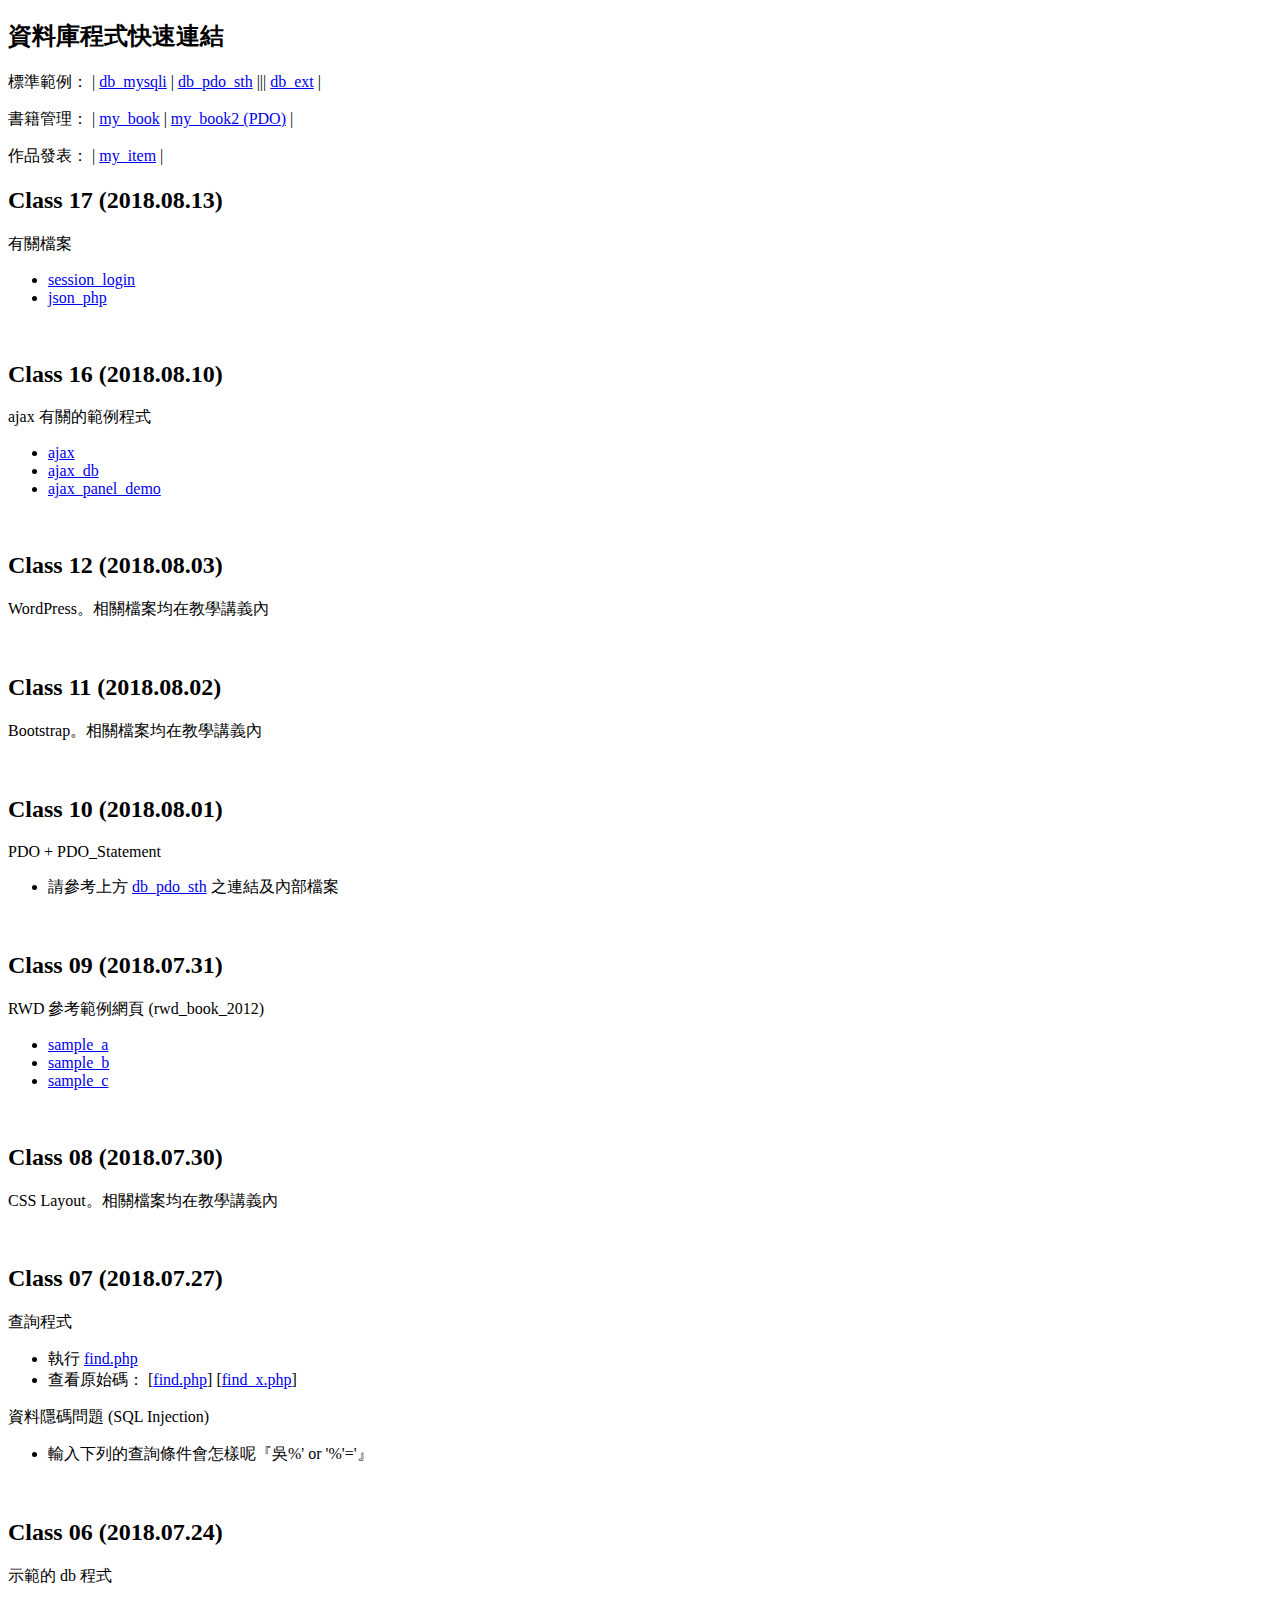
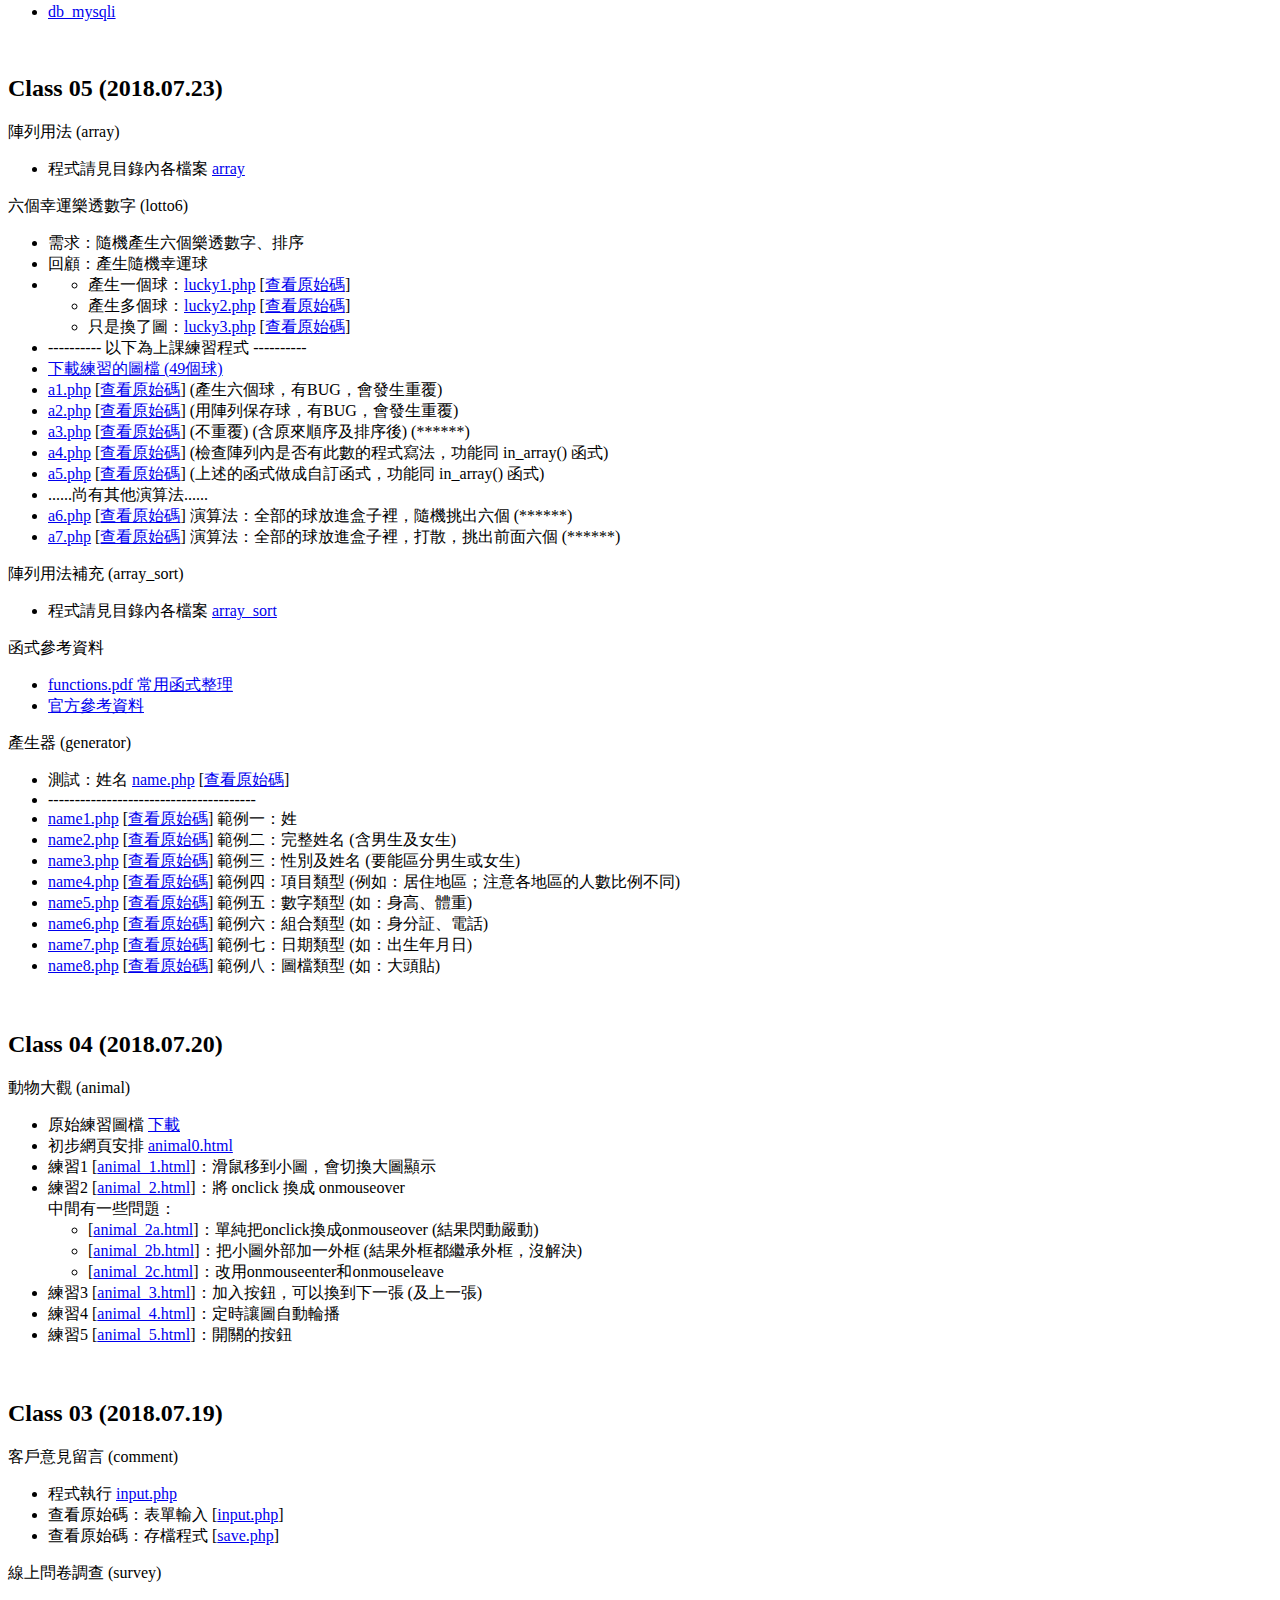
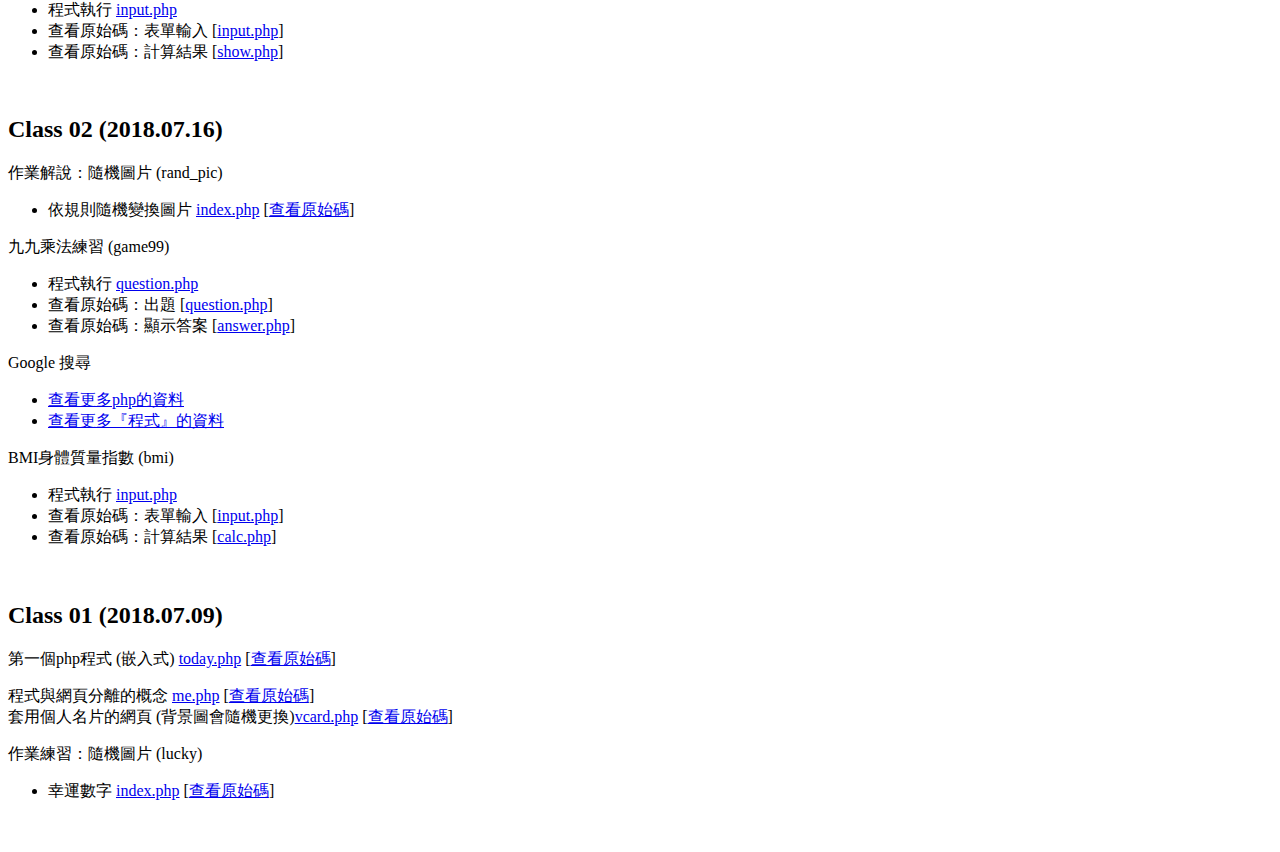
<file: index.html>
﻿<!DOCTYPE html>
<html>

<head>
<meta charset="UTF-8">
<title>PHP + MySQL</title>
<base target="_blank" />
</head>
<body>


<h2>資料庫程式快速連結</h2>
<p>標準範例：
  | <a href="db_mysqli/">db_mysqli</a>
  | <a href="db_pdo_sth/">db_pdo_sth</a>
  ||| <a href="db_ext/">db_ext</a> |
</p>
<p>書籍管理： | <a href="my_book/">my_book</a> | <a href="my_book2/">my_book2 (PDO)</a> |</p>
<p>作品發表： | <a href="my_item/">my_item</a> |


<h2>Class 17 (2018.08.13)</h2>
<p>有關檔案</p>
<ul>
  <li><a href="session_login/">session_login</a></li>
  <li><a href="json_php/">json_php</a></li>
</ul>
<p>&nbsp;</p>  




<h2>Class 16 (2018.08.10)</h2>
<p>ajax 有關的範例程式</p>
<ul>
  <li><a href="ajax/">ajax</a></li>
  <li><a href="ajax_db/">ajax_db</a></li>
  <li><a href="ajax_panel_demo/">ajax_panel_demo</a></li>
</ul>
<p>&nbsp;</p>  



<h2>Class 12 (2018.08.03)</h2>
<p>WordPress。相關檔案均在教學講義內</p>
<p>&nbsp;</p>  



<h2>Class 11 (2018.08.02)</h2>
<p>Bootstrap。相關檔案均在教學講義內</p>
<p>&nbsp;</p>  



<h2>Class 10 (2018.08.01)</h2>
<p>PDO + PDO_Statement</p>
<ul>
  <li>請參考上方 <a href="db_pdo_sth/">db_pdo_sth</a> 之連結及內部檔案</li>
</ul>
<p>&nbsp;</p>  



<h2>Class 09 (2018.07.31)</h2>
<p>RWD 參考範例網頁 (rwd_book_2012)</p>
<ul>
  <li</li>
  <li><a href="rwd_book_2012/sample_a/sample.html">sample_a</a></li>
  <li><a href="rwd_book_2012/sample_b/sample.html">sample_b</a></li>
  <li><a href="rwd_book_2012/sample_c/sample.html">sample_c</a></li>
</ul>
<p>&nbsp;</p>  



<h2>Class 08 (2018.07.30)</h2>
<p>CSS Layout。相關檔案均在教學講義內</p>
<p>&nbsp;</p>



<h2>Class 07 (2018.07.27)</h2>
<p>查詢程式</p>
<ul>
  <li>執行 <a href="db_mysqli/find.php">find.php</a></li>
  <li>查看原始碼：
    [<a href="show_source.php?dir=db_mysqli&amp;file=find.php">find.php</a>]
    [<a href="show_source.php?dir=db_mysqli&amp;file=find_x.php">find_x.php</a>]
  </li>
</ul>
<p>資料隱碼問題 (SQL Injection)</p>
<ul>
  <li>輸入下列的查詢條件會怎樣呢『吳%' or '%'='』</li>
</ul>
<p>&nbsp;</p>



<h2>Class 06 (2018.07.24)</h2>
<p>示範的 db 程式</p>
<p>
  <ul>
    <li><a href="db_mysqli/">db_mysqli</a></li>
  </ul>
</p>
<p>&nbsp;</p>





<h2>Class 05 (2018.07.23)</h2>
<p>陣列用法 (array)</p>
<ul>
  <li>程式請見目錄內各檔案 <a href="array/">array</a></li>
</ul>

<p>六個幸運樂透數字 (lotto6)</p>
<ul>
  <li>需求：隨機產生六個樂透數字、排序</li>
  <li>回顧：產生隨機幸運球</li>
  <li>
    <ul>
      <li>產生一個球：<a href="lotto6/lucky1.php">lucky1.php</a> [<a href="show_source.php?dir=lotto6&amp;file=lucky1.php">查看原始碼</a>] </li>
      <li>產生多個球：<a href="lotto6/lucky2.php">lucky2.php</a> [<a href="show_source.php?dir=lotto6&amp;file=lucky2.php">查看原始碼</a>]</li>
      <li>只是換了圖：<a href="lotto6/lucky3.php">lucky3.php</a> [<a href="show_source.php?dir=lotto6&amp;file=lucky3.php">查看原始碼</a>]</li>
    </ul>
  </li>
  </li>
  <li>---------- 以下為上課練習程式 ----------</li>
  <li><a href="lotto6/images_lotto6.zip">下載練習的圖檔 (49個球)</a></li>
  <li><a href="lotto6/a1.php">a1.php</a> [<a href="show_source.php?dir=lotto6&amp;file=a1.php">查看原始碼</a>] (產生六個球，有BUG，會發生重覆)</li>
  <li><a href="lotto6/a2.php">a2.php</a> [<a href="show_source.php?dir=lotto6&amp;file=a2.php">查看原始碼</a>] (用陣列保存球，有BUG，會發生重覆)</li>
  <li><a href="lotto6/a3.php">a3.php</a> [<a href="show_source.php?dir=lotto6&amp;file=a3.php">查看原始碼</a>] (不重覆) (含原來順序及排序後) (******)</li>
  <li><a href="lotto6/a4.php">a4.php</a> [<a href="show_source.php?dir=lotto6&amp;file=a4.php">查看原始碼</a>] (檢查陣列內是否有此數的程式寫法，功能同 in_array() 函式)</li>
  <li><a href="lotto6/a5.php">a5.php</a> [<a href="show_source.php?dir=lotto6&amp;file=a5.php">查看原始碼</a>] (上述的函式做成自訂函式，功能同 in_array() 函式)</li>
  <li>......尚有其他演算法......</li>
  <li><a href="lotto6/a6.php">a6.php</a> [<a href="show_source.php?dir=lotto6&amp;file=a6.php">查看原始碼</a>] 演算法：全部的球放進盒子裡，隨機挑出六個 (******)</li>
  <li><a href="lotto6/a7.php">a7.php</a> [<a href="show_source.php?dir=lotto6&amp;file=a7.php">查看原始碼</a>] 演算法：全部的球放進盒子裡，打散，挑出前面六個 (******)</li>
</ul>

<p>陣列用法補充 (array_sort) </p>
<ul>
  <li>程式請見目錄內各檔案 <a href="array_sort/">array_sort</a></li>
</ul>

<p>函式參考資料
<ul>
  <li><a href="functions.pdf">functions.pdf 常用函式整理</a></li>
  <li><a href="http://www.php.net/manual/en/funcref.php" target="_blank">官方參考資料</a></li>
</ul>

<p>產生器 (generator)</p>
<ul>
  <li>測試：姓名 <a href="generator/name.php">name.php</a> [<a href="show_source.php?dir=generator&amp;file=name.php">查看原始碼</a>] </li>
  <li>---------------------------------------</li>
  <li><a href="generator/name1.php">name1.php</a> [<a href="show_source.php?dir=generator&amp;file=name1.php">查看原始碼</a>] 範例一：姓</li>

  <li><a href="generator/name2.php">name2.php</a> [<a href="show_source.php?dir=generator&amp;file=name2.php">查看原始碼</a>] 範例二：完整姓名 (含男生及女生)</li>

  <li><a href="generator/name3.php">name3.php</a> [<a href="show_source.php?dir=generator&amp;file=name3.php">查看原始碼</a>] 範例三：性別及姓名 (要能區分男生或女生)</li>

  <li><a href="generator/name4.php">name4.php</a> [<a href="show_source.php?dir=generator&amp;file=name4.php">查看原始碼</a>] 範例四：項目類型 (例如：居住地區；注意各地區的人數比例不同)</li>

  <li><a href="generator/name5.php">name5.php</a> [<a href="show_source.php?dir=generator&amp;file=name5.php">查看原始碼</a>] 範例五：數字類型  (如：身高、體重)</li>

  <li><a href="generator/name6.php">name6.php</a> [<a href="show_source.php?dir=generator&amp;file=name6.php">查看原始碼</a>] 範例六：組合類型  (如：身分証、電話)</li>

  <li><a href="generator/name7.php">name7.php</a> [<a href="show_source.php?dir=generator&amp;file=name7.php">查看原始碼</a>] 範例七：日期類型  (如：出生年月日)</li>

  <li><a href="generator/name8.php">name8.php</a> [<a href="show_source.php?dir=generator&amp;file=name8.php">查看原始碼</a>] 範例八：圖檔類型  (如：大頭貼)</li>

</ul>
<p>&nbsp;</p>





<h2>Class 04 (2018.07.20)</h2>
<p>動物大觀 (animal)</p>
<ul>
  <li>原始練習圖檔 <a href="animal/animal_practice.zip">下載</a></li>
  <li>初步網頁安排 <a href="animal/animal0.html">animal0.html</a></li>
  <li>練習1 [<a href="animal/animal_1.html">animal_1.html</a>]：滑鼠移到小圖，會切換大圖顯示</li>
  <li>練習2 [<a href="animal/animal_2.html">animal_2.html</a>]：將 onclick 換成 onmouseover
    <br />中間有一些問題：
    <ul>
      <li>[<a href="animal/animal_2a.html">animal_2a.html</a>]：單純把onclick換成onmouseover (結果閃動嚴動)</li>
      <li>[<a href="animal/animal_2b.html">animal_2b.html</a>]：把小圖外部加一外框 (結果外框都繼承外框，沒解決)</li>
      <li>[<a href="animal/animal_2c.html">animal_2c.html</a>]：改用onmouseenter和onmouseleave</li>
    </ul>
  </li>
  <li>練習3 [<a href="animal/animal_3.html">animal_3.html</a>]：加入按鈕，可以換到下一張 (及上一張)</li>
  <li>練習4 [<a href="animal/animal_4.html">animal_4.html</a>]：定時讓圖自動輪播</li>
  <li>練習5 [<a href="animal/animal_5.html">animal_5.html</a>]：開關的按鈕</li>
</ul>
<p>&nbsp;</p>





<h2>Class 03 (2018.07.19)</h2>
<p>客戶意見留言 (comment)</p>
<ul>
  <li>程式執行 <a href="comment/input.php">input.php</a> </li>
  <li>查看原始碼：表單輸入 [<a href="show_source.php?dir=comment&amp;file=input.php">input.php</a>]</li>
  <li>查看原始碼：存檔程式 [<a href="show_source.php?dir=comment&amp;file=save.php">save.php</a>]</li>
</ul>
<p>線上問卷調查 (survey)</p>
<ul>
  <li>程式執行 <a href="survey/input.php">input.php</a> </li>
  <li>查看原始碼：表單輸入 [<a href="show_source.php?dir=survey&amp;file=input.php">input.php</a>]</li>
  <li>查看原始碼：計算結果 [<a href="show_source.php?dir=survey&amp;file=show.php">show.php</a>]</li>
</ul>
<p>&nbsp;</p>





<h2>Class 02 (2018.07.16)</h2>
<p>作業解說：隨機圖片 (rand_pic)</p>
<ul>
  <li>依規則隨機變換圖片 <a href="rand_pic/index.php">index.php</a> [<a href="show_source.php?dir=rand_pic&amp;file=index.php">查看原始碼</a>]</li>
</ul>

<p>九九乘法練習 (game99)</p>
<ul>
  <li>程式執行 <a href="game99/question.php">question.php</a> </li>
  <li>查看原始碼：出題 [<a href="show_source.php?dir=game99&amp;file=question.php">question.php</a>]</li>
  <li>查看原始碼：顯示答案 [<a href="show_source.php?dir=game99&amp;file=answer.php">answer.php</a>]</li>
</ul>
<p>Google 搜尋</p>
<ul>
   <li><a href="https://www.google.com.tw/search?q=php">查看更多php的資料</a></li>
   <li><a href="https://www.google.com.tw/search?q=程式">查看更多『程式』的資料</a></li>
</ul>
<p>BMI身體質量指數 (bmi)</p>
<ul>
  <li>程式執行 <a href="bmi/input.php">input.php</a> </li>
  <li>查看原始碼：表單輸入 [<a href="show_source.php?dir=bmi&amp;file=input.php">input.php</a>]</li>
  <li>查看原始碼：計算結果 [<a href="show_source.php?dir=bmi&amp;file=calc.php">calc.php</a>]</li>
</ul>
<p>&nbsp;</p>





<h2>Class 01 (2018.07.09)</h2>
<p>第一個php程式 (嵌入式) <a href="intro/today.php">today.php</a> [<a href="show_source.php?dir=intro&amp;file=today.php">查看原始碼</a>]</li>
  <li>程式與網頁分離的概念 <a href="intro/me.php">me.php</a> [<a href="show_source.php?dir=intro&amp;file=me.php">查看原始碼</a>]</li>
  <li>套用個人名片的網頁 (背景圖會隨機更換)<a href="intro/vcard.php">vcard.php</a> [<a href="show_source.php?dir=intro&amp;file=vcard.php">查看原始碼</a>]</li>
</ul>

<p>作業練習：隨機圖片 (lucky)</p>
<ul>
  <li>幸運數字 <a href="lucky/index.php">index.php</a> [<a href="show_source.php?dir=lucky&amp;file=index.php">查看原始碼</a>]</li>
</ul>
<p>&nbsp;</p>

</body>
</html>
</file>
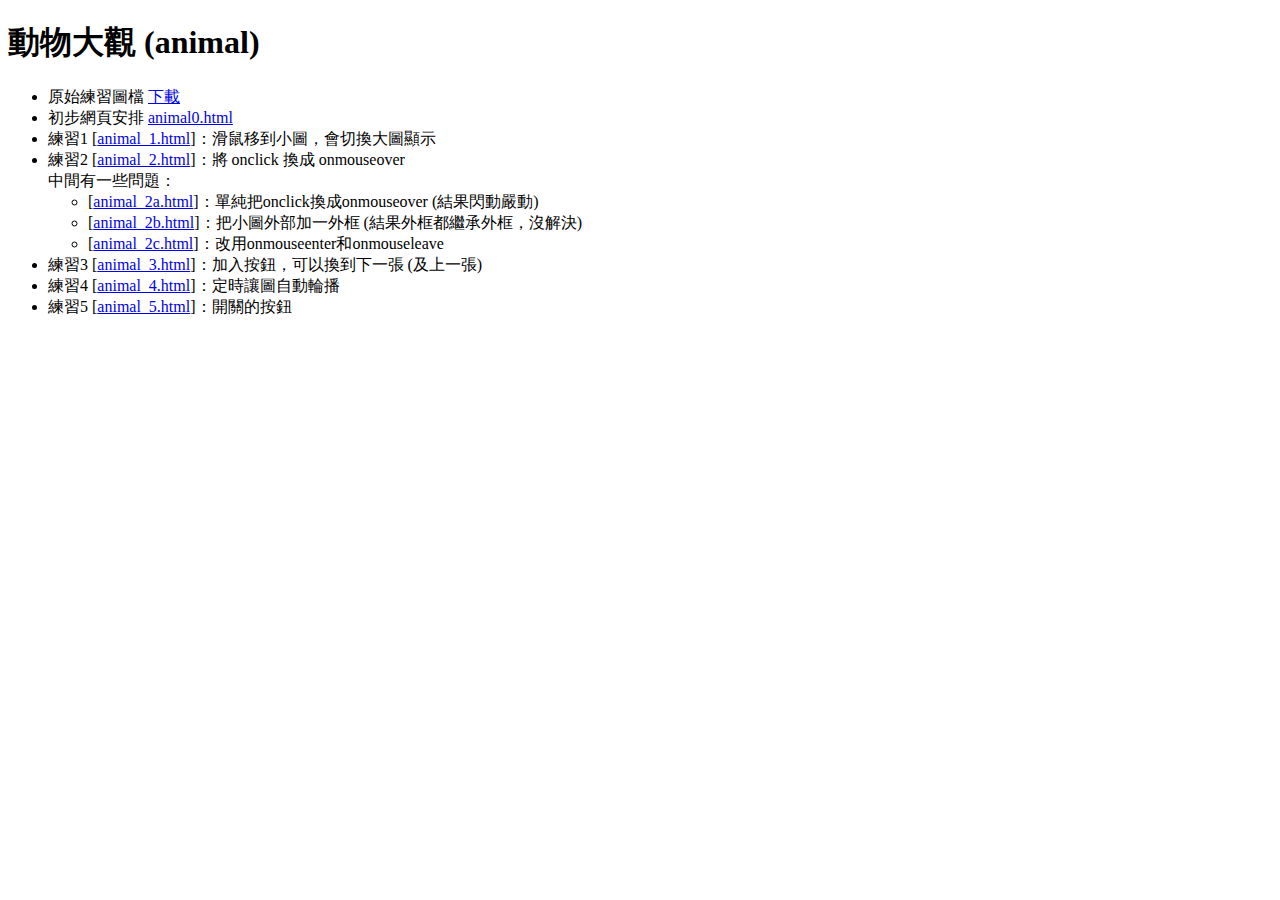
<file: animal/index.html>
<!DOCTYPE html>
<html>
<head>
<meta charset="UTF-8">
<title>動物大觀</title>
</head>

<body>
<h1>動物大觀 (animal)</h1>
<ul>
  <li>原始練習圖檔 <a href="animal_practice.zip">下載</a></li>
  <li>初步網頁安排 <a href="animal0.html">animal0.html</a></li>
  <li>練習1 [<a href="animal_1.html">animal_1.html</a>]：滑鼠移到小圖，會切換大圖顯示</li>
  <li>練習2 [<a href="animal_2.html">animal_2.html</a>]：將 onclick 換成 onmouseover
    <br />中間有一些問題：
    <ul>
      <li>[<a href="animal_2a.html">animal_2a.html</a>]：單純把onclick換成onmouseover (結果閃動嚴動)</li>
      <li>[<a href="animal_2b.html">animal_2b.html</a>]：把小圖外部加一外框 (結果外框都繼承外框，沒解決)</li>
      <li>[<a href="animal_2c.html">animal_2c.html</a>]：改用onmouseenter和onmouseleave</li>
    </ul>
  </li>
  <li>練習3 [<a href="animal_3.html">animal_3.html</a>]：加入按鈕，可以換到下一張 (及上一張)</li>
  <li>練習4 [<a href="animal_4.html">animal_4.html</a>]：定時讓圖自動輪播</li>
  <li>練習5 [<a href="animal_5.html">animal_5.html</a>]：開關的按鈕</li>

</ul>
<p>&nbsp;</p>

</body>
</html>
</file>
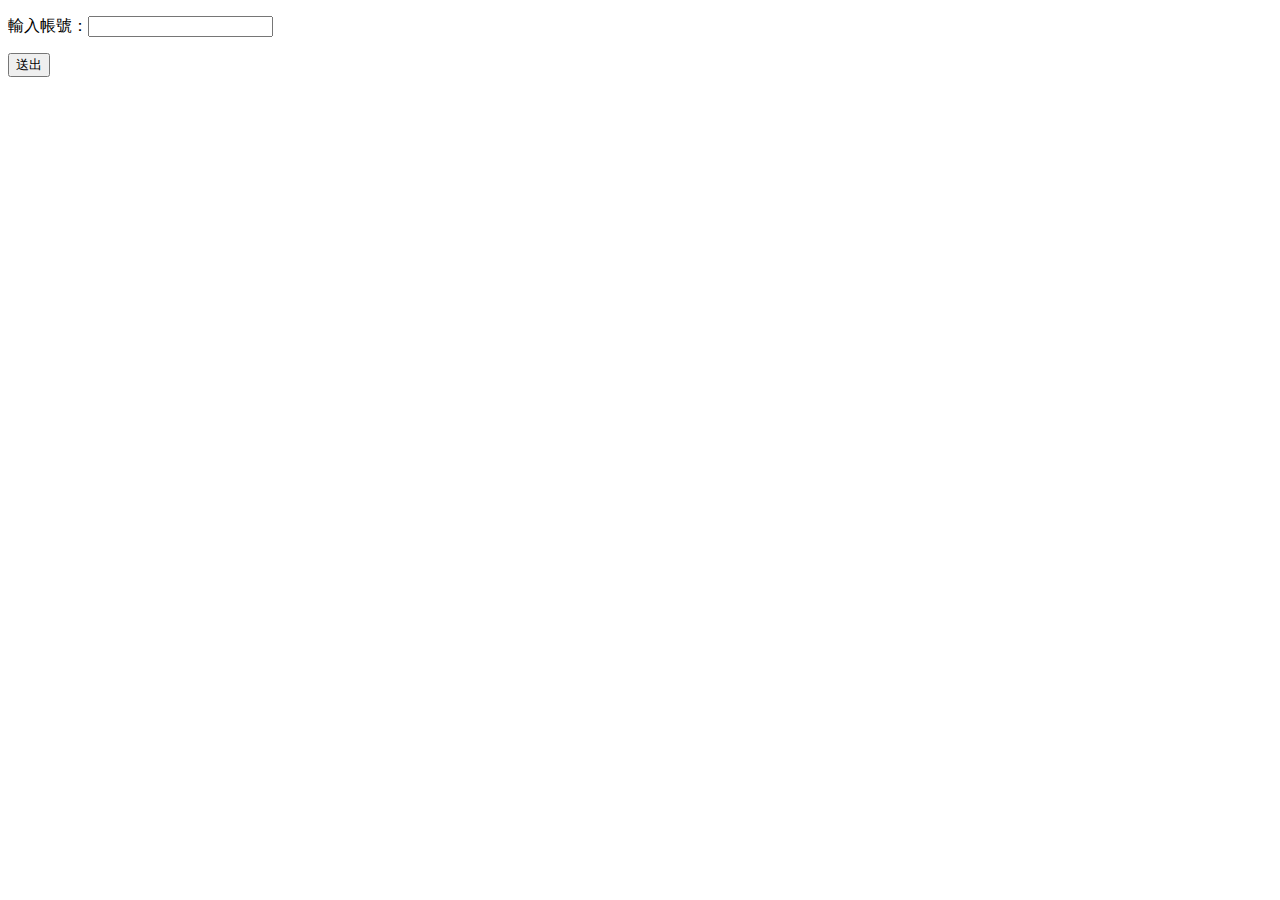
<file: captcha/index.html>
<!DOCTYPE html>
<html lang="en" >

<head>
  <meta charset="UTF-8">
  <title>[class] reCaptcha demo</title>
  <script src='https://www.google.com/recaptcha/api.js'></script>  
</head>

<body>


<form method="post" action="result.php">
  <p>輸入帳號：<input type="text" name="t1"></p>
<div class="g-recaptcha" data-sitekey="6Le68gQTAAAAAKAOQyQzuTO3yd_4HAU6RvARGdSb"></div>
  <input type="submit" value="送出">
</form>
  
  

</body>

</html>
</file>
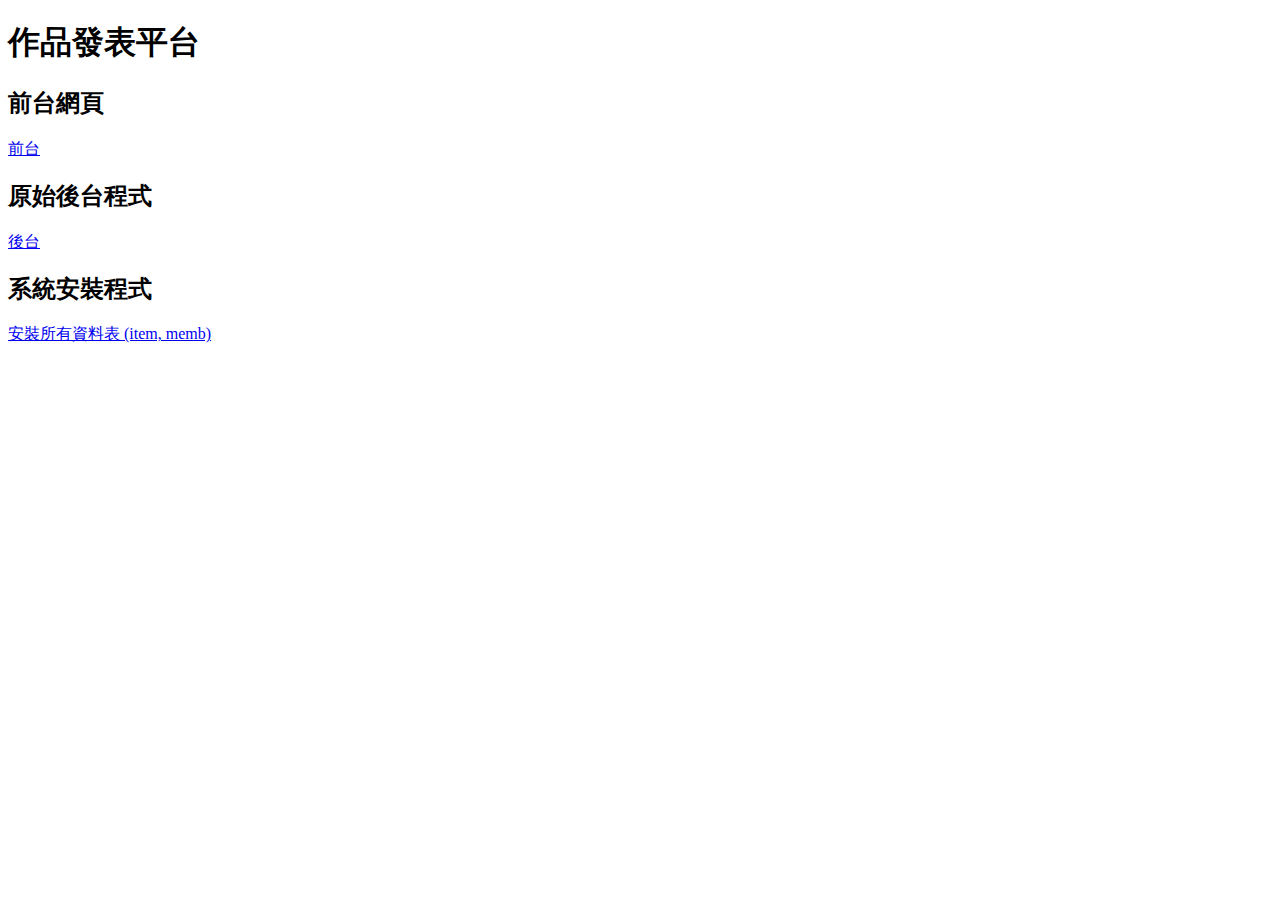
<file: my_item/index.html>
<!DOCTYPE html>
<html>
<head>
<meta charset="UTF-8">
<title>基本資料庫系統</title>
<base target="_blank">
</head>
<body>
<h1>作品發表平台</h1>

<h2>前台網頁</h2>
<P></P><a href="web/index.php">前台</a></p>


<h2>原始後台程式</h2>
<P><a href="admin/index.php">後台</a></p>

<h2>系統安裝程式</h2>
<P><a href="install/install.php">安裝所有資料表 (item, memb)</a></p>


</body>
</html>
</file>
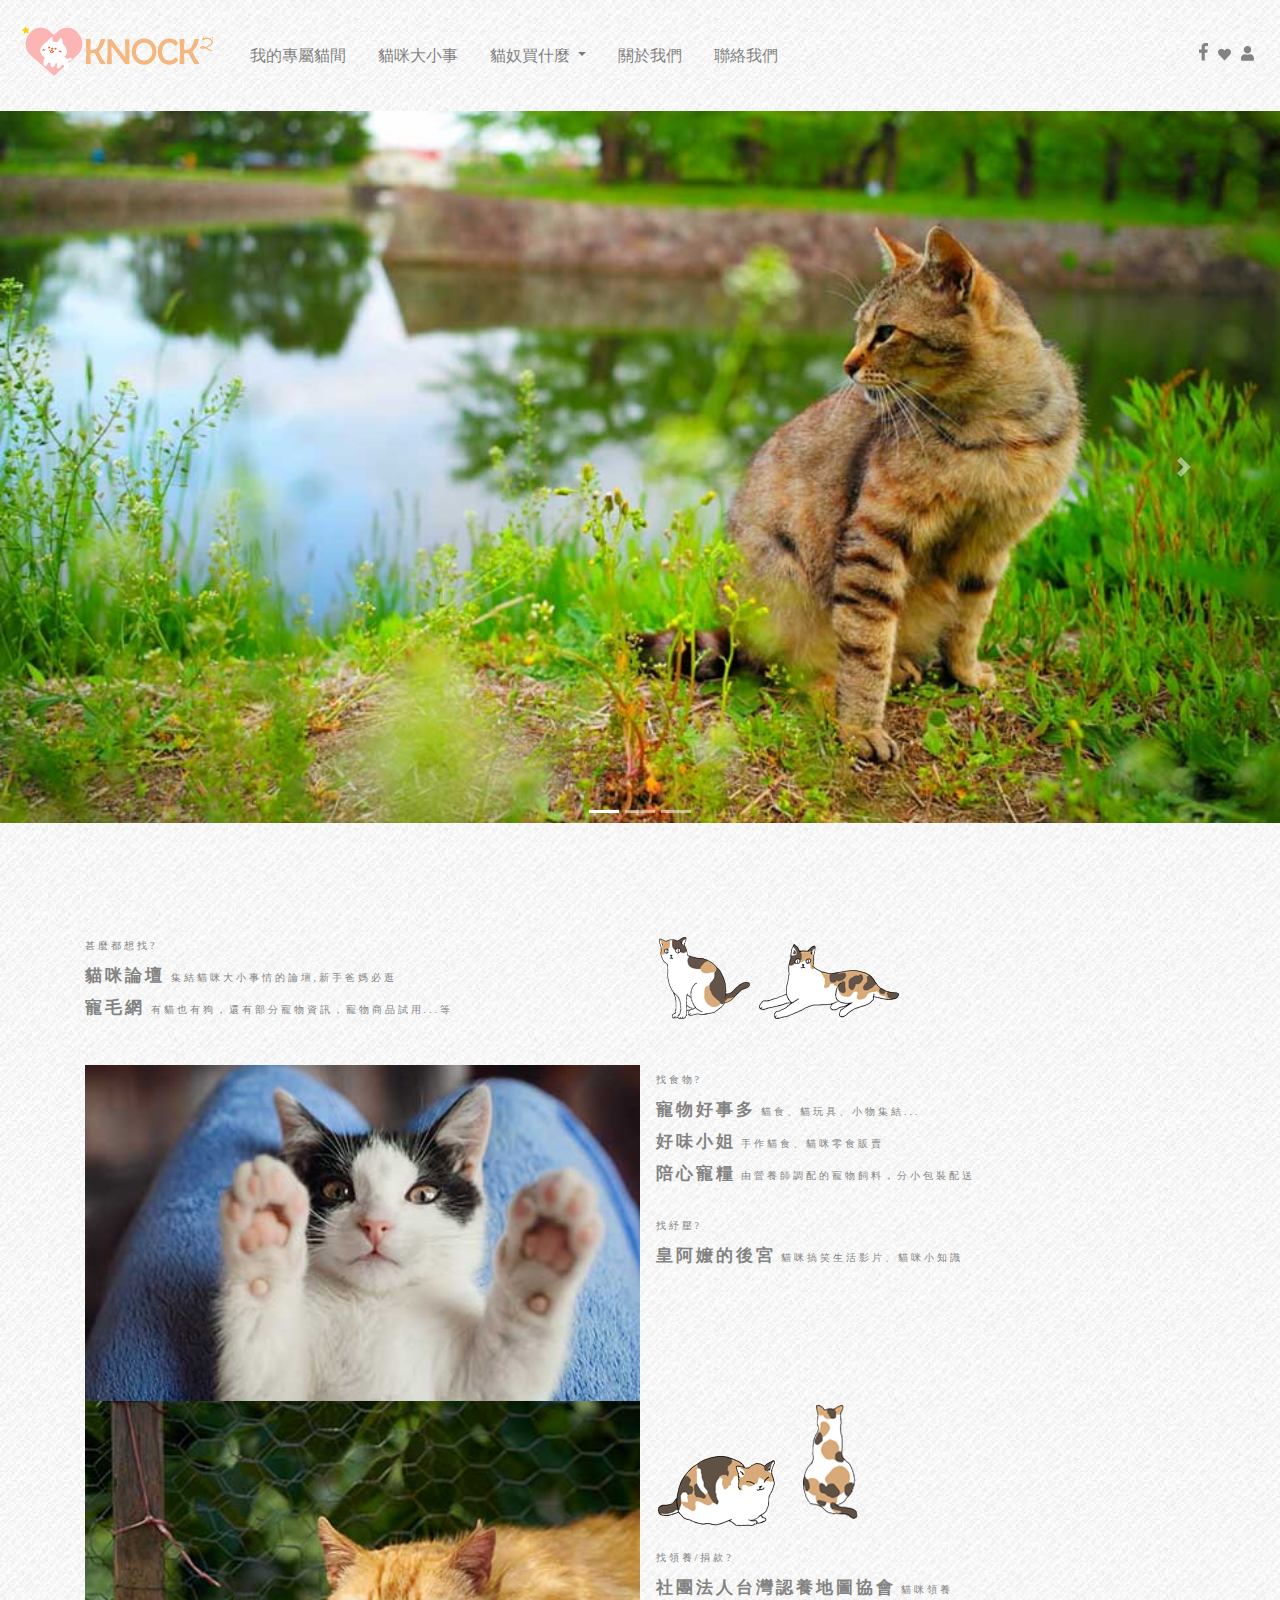
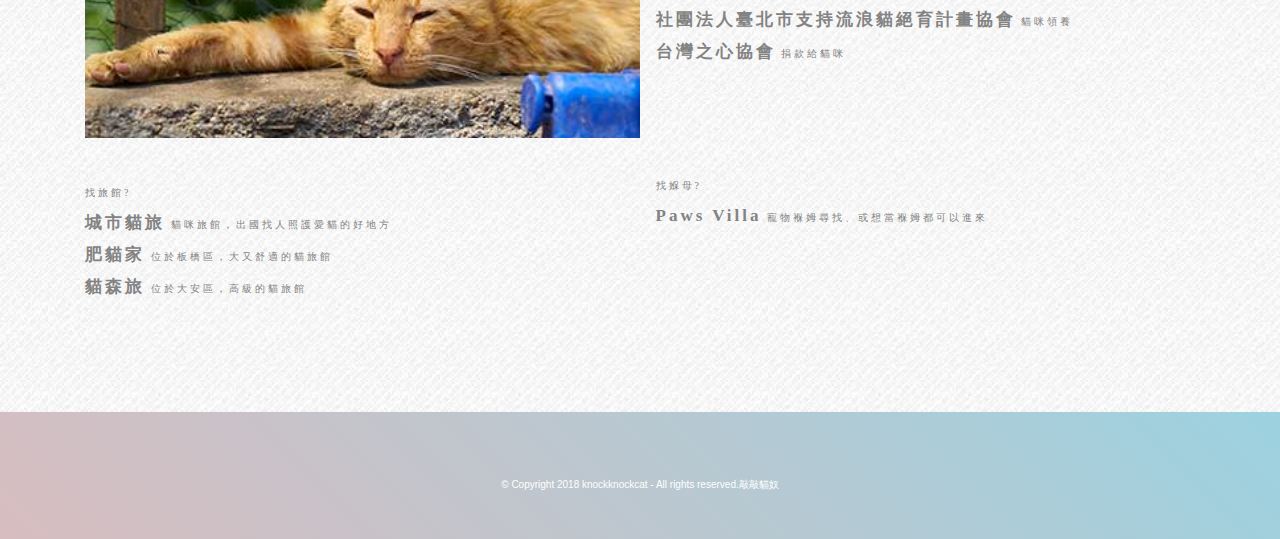
<file: my_cats/web/index.html>
<!DOCTYPE html>
<html lang="en">
<head>
	<meta charset="UTF-8">
	<title>Knock Cat～敲敲貓～</title>
  <link rel="shortcut icon" href="img/icon.png" type="image/x-icon">
  

  
  <!-- 首頁動畫語法 -->
  <link rel="stylesheet" href="css/normalize.css">
<!-- 
  <link rel="stylesheet" href="css/main.css"> -->

  


  <!-- 響應式網站語法必須要貼-->
  <meta name="viewport" content="width=device-width, initial-scale=1, shrink-to-fit=no">          

   
<!-- <link rel="stylesheet" href="https://maxcdn.bootstrapcdn.com/bootstrap/4.0.0/css/bootstrap.min.css" integrity="sha384-Gn5384xqQ1aoWXA+058RXPxPg6fy4IWvTNh0E263XmFcJlSAwiGgFAW/dAiS6JXm" crossorigin="anonymous">
 -->
 <!-- bootstrap連結 -->
<link rel="stylesheet" type="text/css" href="css/bootstrap.css" >

  <!-- 社群符號外部連結 -->
  <!-- <link rel="stylesheet" href="https://use.fontawesome.com/releases/v5.1.0/css/all.css" integrity="sha384-lKuwvrZot6UHsBSfcMvOkWwlCMgc0TaWr+30HWe3a4ltaBwTZhyTEggF5tJv8tbt" crossorigin="anonymous"> -->

<!-- 我寫的css -->
<link rel="stylesheet" type="text/css" href="css/first.css">
</head>
<body>
<!-- 表頭 -->	
<nav class="navbar navbar-expand-lg navbar-light" style="background-image: url('img/bg.jpg');">
  <a class="navbar-brand" href="index.html">
    <img src="img/logo.png" class="mx-1">
  </a>
  <button class="navbar-toggler" type="button" data-toggle="collapse" data-target="#navbarSupportedContent" aria-controls="navbarSupportedContent" aria-expanded="false" aria-label="Toggle navigation">
    <span class="navbar-toggler-icon"></span>
  </button>

  <div class="collapse navbar-collapse" id="navbarSupportedContent">
    <ul class="navbar-nav mr-auto">
      <li class="nav-item mx-2">
        <a class="nav-link" href="#">我的專屬貓間</a>
      </li>
      <li class="nav-item mx-2">
        <a class="nav-link" href="blog.html">貓咪大小事</a>
      </li>
      <li class="nav-item dropdown mx-2">
        <a class="nav-link dropdown-toggle" href="#" id="navbarDropdown" role="button" data-toggle="dropdown" aria-haspopup="true" aria-expanded="false">
          貓奴買什麼
        </a>
        <div class="dropdown-menu" aria-labelledby="navbarDropdown">
          <a class="dropdown-item" href="#">Action</a>
          <a class="dropdown-item" href="#">Another action</a>
          <div class="dropdown-divider"></div>
          <a class="dropdown-item" href="#">Something else here</a>
        </div>
      </li>
     <li class="nav-item mx-2">
        <a class="nav-link" href="#">關於我們</a>
      </li>
      <li class="nav-item mx-2">
        <a class="nav-link" href="contactus.html">聯絡我們</a>
      </li>
    </ul>
    <div class="form-inline">
          <div class="float-right">
          <a class="right-br" href="https://www.facebook.com" target="_blank">
          <svg img style="margin-right: 10px;" width="9" color="#838383" aria-hidden="true" data-prefix="fab" data-icon="facebook-f" class="svg-inline--fa fa-facebook-f fa-w-2" role="img" xmlns="http://www.w3.org/2000/svg" viewBox="0 0 264 512"><path fill="currentColor" d="M76.7 512V283H0v-91h76.7v-71.7C76.7 42.4 124.3 0 193.8 0c33.3 0 61.9 2.5 70.2 3.6V85h-48.2c-37.8 0-45.1 18-45.1 44.3V192H256l-11.7 91h-73.6v229"></path></svg>
          </a>
          </div>
          <div class="form-inline">
          <a class="right-br" href="https://www.facebook.com" target="_blank">
            <svg img style="margin-right: 10px;" width="13" color="#838383" aria-hidden="true" data-prefix="fas" data-icon="heart" class="svg-inline--fa fa-heart fa-w-16" role="img" xmlns="http://www.w3.org/2000/svg" viewBox="0 0 512 512"><path fill="currentColor" d="M462.3 62.6C407.5 15.9 326 24.3 275.7 76.2L256 96.5l-19.7-20.3C186.1 24.3 104.5 15.9 49.7 62.6c-62.8 53.6-66.1 149.8-9.9 207.9l193.5 199.8c12.5 12.9 32.8 12.9 45.3 0l193.5-199.8c56.3-58.1 53-154.3-9.8-207.9z"></path></svg>
          </a>
          </div>
          <div class="form-inline">
          <a class="right-br" href="https://www.facebook.com" target="_blank">
            <svg img style="margin-right: 10px;" width="13" color="#838383" aria-hidden="true" data-prefix="fas" data-icon="user" class="svg-inline--fa fa-user fa-w-14" role="img" xmlns="http://www.w3.org/2000/svg" viewBox="0 0 448 512"><path fill="currentColor" d="M224 256c70.7 0 128-57.3 128-128S294.7 0 224 0 96 57.3 96 128s57.3 128 128 128zm89.6 32h-16.7c-22.2 10.2-46.9 16-72.9 16s-50.6-5.8-72.9-16h-16.7C60.2 288 0 348.2 0 422.4V464c0 26.5 21.5 48 48 48h352c26.5 0 48-21.5 48-48v-41.6c0-74.2-60.2-134.4-134.4-134.4z"></path></svg>
          </a>
          </div>
          
  </div>
</nav>   
<!--動畫框 -->
<!-- <div class="trent-slider">
  <div class="t-slide current-t-slide">
    <img src="img/5.jpg" alt="" />
  </div>
  <div class="t-slide">
    <img src="img/6.jpg" alt="" />
  </div>
  <div class="t-slide">
    <img src="img/7.jpg" alt="" />
  </div>
  <div class="t-slide">
    <img src="img/4.jpg" alt="" />
  </div>
  <div class="t-slider-controls">
    <div class="arrow right-arrow">
      <div class="arrow-container">
        <div class="arrow-icon"><i class="fa fa-chevron-right" aria-hidden="true"></i></div>
      </div>
    </div>
    <div class="arrow left-arrow">
      <div class="arrow-container">
        <div class="arrow-icon"><i class="fa fa-chevron-left" aria-hidden="true"></i></div>
      </div>
    </div>
    <div class="t-load-bar">
      <div class="inner-load-bar"></div>
    </div>
    <div class="t-dots-container">
      <div class="t-slide-dots-wrap">
        <div class="t-slide-dots">
 
        </div>
      </div>
    </div>
  </div>
</div> -->

<div id="carouselExampleIndicators" class="carousel slide" data-ride="carousel">
  <ol class="carousel-indicators">
    <li data-target="#carouselExampleIndicators" data-slide-to="0" class="active"></li>
    <li data-target="#carouselExampleIndicators" data-slide-to="1"></li>
    <li data-target="#carouselExampleIndicators" data-slide-to="2"></li>
  </ol>
  <div class="carousel-inner">
    <div class="carousel-item active">
      <img class="d-block w-100" src="img/4.jpg" alt="First slide">
    </div>
    <div class="carousel-item">
      <img class="d-block w-100" src="img/5.jpg" alt="Second slide">
    </div>
    <div class="carousel-item">
      <img class="d-block w-100" src="img/6.jpg" alt="Third slide">
    </div>
  </div>
  <a class="carousel-control-prev" href="#carouselExampleIndicators" role="button" data-slide="prev">
    <span class="carousel-control-prev-icon" aria-hidden="true"></span>
    <span class="sr-only">Previous</span>
  </a>
  <a class="carousel-control-next" href="#carouselExampleIndicators" role="button" data-slide="next">
    <span class="carousel-control-next-icon" aria-hidden="true"></span>
    <span class="sr-only">Next</span>
  </a>
</div>



<!-- 中間文章 -->
<div id="wrapper">
<div class="main-index">
<div class="container">
  <div class="row">
    <div class="col-sm-12 col-lg-6">
      <ul class="max">
<li class="label">甚麼都想找?</li>
  <ul>
  <li><a class="list" href="#">貓咪論壇</a>&nbsp集結貓咪大小事情的論壇,新手爸媽必逛</li>
  <li><a class="list" href="#">寵毛網</a>&nbsp有貓也有狗，還有部分寵物資訊，寵物商品試用...等</li>
  </ul>
</ul>
    </div>
    <div class="col-sm-12 col-lg-6">
      <img id="cat1" src="img/cat1.png"><img id="cat2" src="img/cat2.png">
    </div>
   
  </div>
  <div class="row">
    <div class="col-sm-12 col-lg-6">
      <img id="poto" src="img/8.jpg">
    </div>
    <div class="col-sm-12 col-lg-6">
       <ul class="food">
  <li class="label">找食物?</li>
  <ul>
  <li><a class="list" href="#">寵物好事多</a>&nbsp貓食、貓玩具、小物集結...</li>
  <li><a class="list" href="#">好味小姐</a>&nbsp手作貓食、貓咪零食販賣</li>
  <li><a class="list" href="#">陪心寵糧</a>&nbsp由營養師調配的寵物飼料，分小包裝配送</li>
  </ul>
</ul>
<ul class="video">
  <li class="label">找紓壓?</li>
  <ul>
  <li><a class="list" href="#">皇阿嬤的後宮</a>&nbsp貓咪搞笑生活影片、貓咪小知識</li>
  
</ul>
</ul>
    </div>
   </div>
  <div class="row">
    <div class="col-sm-12 col-lg-6">
      <img id="poto" src="img/9.jpg">
    </div>
    <div class="col-sm-12 col-lg-6">
      <ul class="adoption">
        <li><img id="cat4" src="img/cat4.png"><img id="cat3" src="img/cat3.png"></li>
  <li class="label">找領養/捐款?</li>
  <ul>
  <li><a class="list" href="#">社團法人台灣認養地圖協會</a>&nbsp貓咪領養</li>
  <li><a class="list" href="#">社團法人臺北市支持流浪貓絕育計畫協會</a>&nbsp貓咪領養</li>
  <li><a class="list" href="#">台灣之心協會</a>&nbsp捐款給貓咪</li>
</ul>
</ul>
    </div>
   
  </div>
  <div class="row">
    <div class="col-sm-12 col-lg-6">
      <ul class="hotel">
  <li class="label">找旅館?</li>
  <ul>
  <li><a class="list" href="#">城市貓旅</a>&nbsp貓咪旅館，出國找人照護愛貓的好地方</li>
  <li><a class="list" href="#">肥貓家</a>&nbsp位於板橋區，大又舒適的貓旅館</li>
  <li><a class="list" href="#">貓森旅</a>&nbsp位於大安區，高級的貓旅館</li>
</ul>
</ul>
    </div>
    <div class="col-sm-12 col-lg-6">
      <ul class="babysitter">
  <li class="label">找媬母?</li>
  <ul>
  <li><a class="list" href="#">Paws Villa</a>&nbsp寵物褓姆尋找、或想當褓姆都可以進來</li>
</ul>
</ul>
    </div>
    </div>
</div>
</div>
</div>
<footer>
  <div id="bg">
    <p>© Copyright 2018 knockknockcat - All rights reserved.敲敲貓奴</p>
 </div>
</footer>
<!-- Bootstrap表頭語法連結 -->
	<script src="https://code.jquery.com/jquery-3.2.1.slim.min.js" integrity="sha384-KJ3o2DKtIkvYIK3UENzmM7KCkRr/rE9/Qpg6aAZGJwFDMVNA/GpGFF93hXpG5KkN" crossorigin="anonymous"></script>
<script src="https://cdnjs.cloudflare.com/ajax/libs/popper.js/1.12.9/umd/popper.min.js" integrity="sha384-ApNbgh9B+Y1QKtv3Rn7W3mgPxhU9K/ScQsAP7hUibX39j7fakFPskvXusvfa0b4Q" crossorigin="anonymous"></script>
<script src="https://maxcdn.bootstrapcdn.com/bootstrap/4.0.0/js/bootstrap.min.js" integrity="sha384-JZR6Spejh4U02d8jOt6vLEHfe/JQGiRRSQQxSfFWpi1MquVdAyjUar5+76PVCmYl" crossorigin="anonymous"></script>

<!-- 輪播動畫js -->
<script src="js/jquery.min.js" type="text/javascript"></script>
<script>window.jQuery || document.write('<script src="js/jquery-1.11.0.min.js"><\/script>')</script>
<script src="js/main.js"></script>
</body>
</html>
</file>
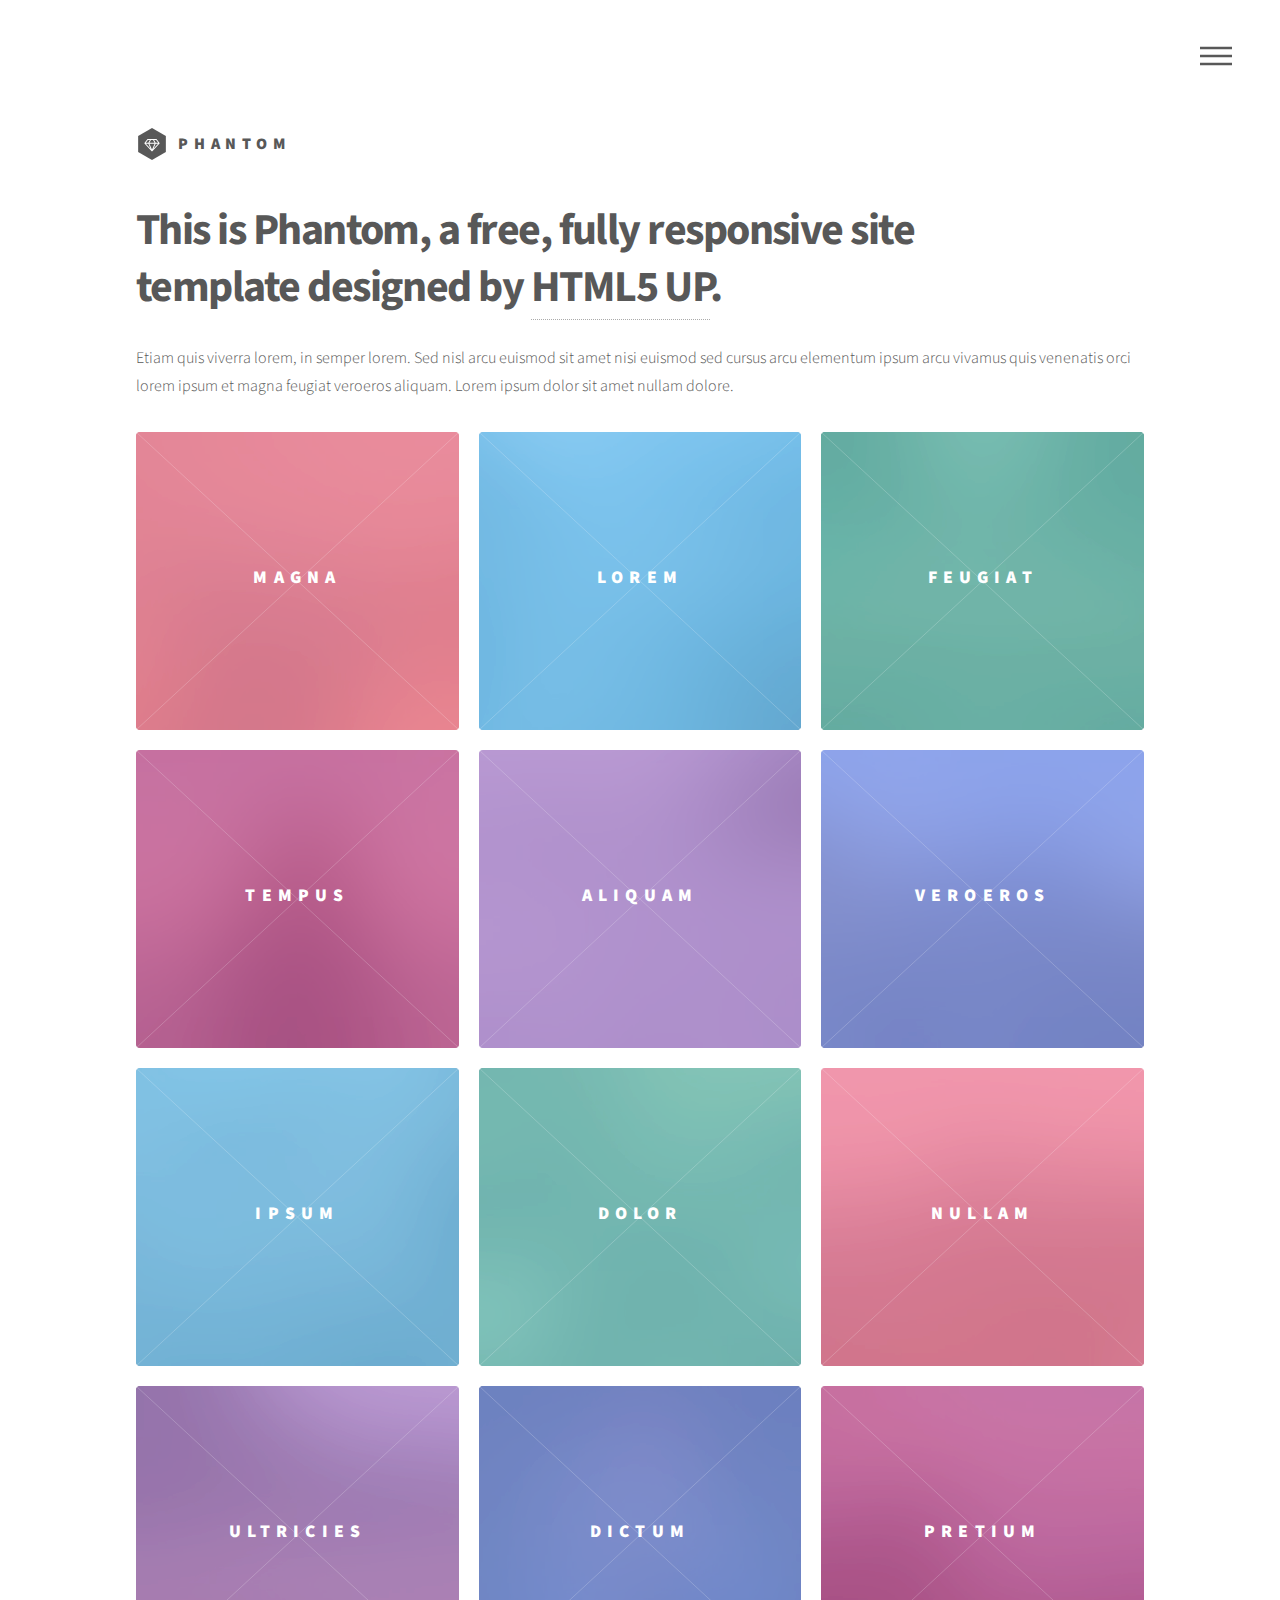
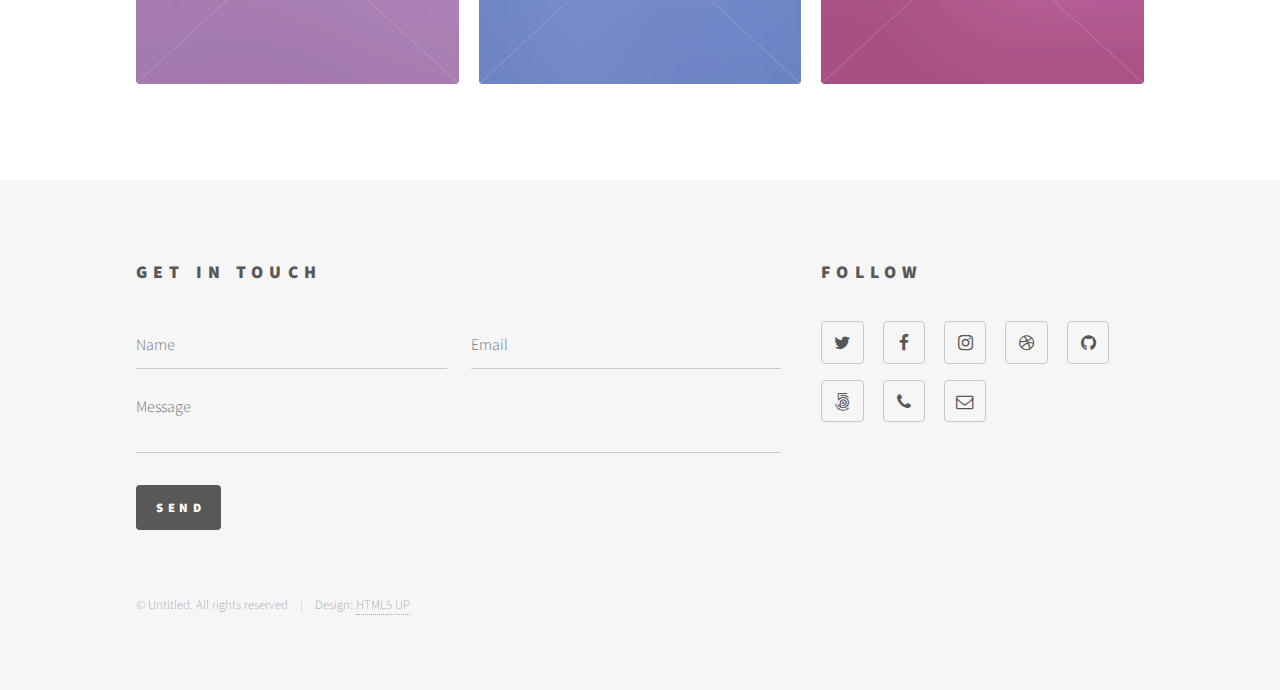
<file: my_item/original/web_template/html5up-phantom/index.html>
<!DOCTYPE HTML>
<!--
	Phantom by HTML5 UP
	html5up.net | @ajlkn
	Free for personal and commercial use under the CCA 3.0 license (html5up.net/license)
-->
<html>
	<head>
		<title>Phantom by HTML5 UP</title>
		<meta charset="utf-8" />
		<meta name="viewport" content="width=device-width, initial-scale=1, user-scalable=no" />
		<link rel="stylesheet" href="assets/css/main.css" />
		<noscript><link rel="stylesheet" href="assets/css/noscript.css" /></noscript>
	</head>
	<body class="is-preload">
		<!-- Wrapper -->
			<div id="wrapper">

				<!-- Header -->
					<header id="header">
						<div class="inner">

							<!-- Logo -->
								<a href="index.html" class="logo">
									<span class="symbol"><img src="images/logo.svg" alt="" /></span><span class="title">Phantom</span>
								</a>

							<!-- Nav -->
								<nav>
									<ul>
										<li><a href="#menu">Menu</a></li>
									</ul>
								</nav>

						</div>
					</header>

				<!-- Menu -->
					<nav id="menu">
						<h2>Menu</h2>
						<ul>
							<li><a href="index.html">Home</a></li>
							<li><a href="generic.html">Ipsum veroeros</a></li>
							<li><a href="generic.html">Tempus etiam</a></li>
							<li><a href="generic.html">Consequat dolor</a></li>
							<li><a href="elements.html">Elements</a></li>
						</ul>
					</nav>

				<!-- Main -->
					<div id="main">
						<div class="inner">
							<header>
								<h1>This is Phantom, a free, fully responsive site<br />
								template designed by <a href="http://html5up.net">HTML5 UP</a>.</h1>
								<p>Etiam quis viverra lorem, in semper lorem. Sed nisl arcu euismod sit amet nisi euismod sed cursus arcu elementum ipsum arcu vivamus quis venenatis orci lorem ipsum et magna feugiat veroeros aliquam. Lorem ipsum dolor sit amet nullam dolore.</p>
							</header>
							<section class="tiles">
								<article class="style1">
									<span class="image">
										<img src="images/pic01.jpg" alt="" />
									</span>
									<a href="generic.html">
										<h2>Magna</h2>
										<div class="content">
											<p>Sed nisl arcu euismod sit amet nisi lorem etiam dolor veroeros et feugiat.</p>
										</div>
									</a>
								</article>
								<article class="style2">
									<span class="image">
										<img src="images/pic02.jpg" alt="" />
									</span>
									<a href="generic.html">
										<h2>Lorem</h2>
										<div class="content">
											<p>Sed nisl arcu euismod sit amet nisi lorem etiam dolor veroeros et feugiat.</p>
										</div>
									</a>
								</article>
								<article class="style3">
									<span class="image">
										<img src="images/pic03.jpg" alt="" />
									</span>
									<a href="generic.html">
										<h2>Feugiat</h2>
										<div class="content">
											<p>Sed nisl arcu euismod sit amet nisi lorem etiam dolor veroeros et feugiat.</p>
										</div>
									</a>
								</article>
								<article class="style4">
									<span class="image">
										<img src="images/pic04.jpg" alt="" />
									</span>
									<a href="generic.html">
										<h2>Tempus</h2>
										<div class="content">
											<p>Sed nisl arcu euismod sit amet nisi lorem etiam dolor veroeros et feugiat.</p>
										</div>
									</a>
								</article>
								<article class="style5">
									<span class="image">
										<img src="images/pic05.jpg" alt="" />
									</span>
									<a href="generic.html">
										<h2>Aliquam</h2>
										<div class="content">
											<p>Sed nisl arcu euismod sit amet nisi lorem etiam dolor veroeros et feugiat.</p>
										</div>
									</a>
								</article>
								<article class="style6">
									<span class="image">
										<img src="images/pic06.jpg" alt="" />
									</span>
									<a href="generic.html">
										<h2>Veroeros</h2>
										<div class="content">
											<p>Sed nisl arcu euismod sit amet nisi lorem etiam dolor veroeros et feugiat.</p>
										</div>
									</a>
								</article>
								<article class="style2">
									<span class="image">
										<img src="images/pic07.jpg" alt="" />
									</span>
									<a href="generic.html">
										<h2>Ipsum</h2>
										<div class="content">
											<p>Sed nisl arcu euismod sit amet nisi lorem etiam dolor veroeros et feugiat.</p>
										</div>
									</a>
								</article>
								<article class="style3">
									<span class="image">
										<img src="images/pic08.jpg" alt="" />
									</span>
									<a href="generic.html">
										<h2>Dolor</h2>
										<div class="content">
											<p>Sed nisl arcu euismod sit amet nisi lorem etiam dolor veroeros et feugiat.</p>
										</div>
									</a>
								</article>
								<article class="style1">
									<span class="image">
										<img src="images/pic09.jpg" alt="" />
									</span>
									<a href="generic.html">
										<h2>Nullam</h2>
										<div class="content">
											<p>Sed nisl arcu euismod sit amet nisi lorem etiam dolor veroeros et feugiat.</p>
										</div>
									</a>
								</article>
								<article class="style5">
									<span class="image">
										<img src="images/pic10.jpg" alt="" />
									</span>
									<a href="generic.html">
										<h2>Ultricies</h2>
										<div class="content">
											<p>Sed nisl arcu euismod sit amet nisi lorem etiam dolor veroeros et feugiat.</p>
										</div>
									</a>
								</article>
								<article class="style6">
									<span class="image">
										<img src="images/pic11.jpg" alt="" />
									</span>
									<a href="generic.html">
										<h2>Dictum</h2>
										<div class="content">
											<p>Sed nisl arcu euismod sit amet nisi lorem etiam dolor veroeros et feugiat.</p>
										</div>
									</a>
								</article>
								<article class="style4">
									<span class="image">
										<img src="images/pic12.jpg" alt="" />
									</span>
									<a href="generic.html">
										<h2>Pretium</h2>
										<div class="content">
											<p>Sed nisl arcu euismod sit amet nisi lorem etiam dolor veroeros et feugiat.</p>
										</div>
									</a>
								</article>
							</section>
						</div>
					</div>

				<!-- Footer -->
					<footer id="footer">
						<div class="inner">
							<section>
								<h2>Get in touch</h2>
								<form method="post" action="#">
									<div class="fields">
										<div class="field half">
											<input type="text" name="name" id="name" placeholder="Name" />
										</div>
										<div class="field half">
											<input type="email" name="email" id="email" placeholder="Email" />
										</div>
										<div class="field">
											<textarea name="message" id="message" placeholder="Message"></textarea>
										</div>
									</div>
									<ul class="actions">
										<li><input type="submit" value="Send" class="primary" /></li>
									</ul>
								</form>
							</section>
							<section>
								<h2>Follow</h2>
								<ul class="icons">
									<li><a href="#" class="icon style2 fa-twitter"><span class="label">Twitter</span></a></li>
									<li><a href="#" class="icon style2 fa-facebook"><span class="label">Facebook</span></a></li>
									<li><a href="#" class="icon style2 fa-instagram"><span class="label">Instagram</span></a></li>
									<li><a href="#" class="icon style2 fa-dribbble"><span class="label">Dribbble</span></a></li>
									<li><a href="#" class="icon style2 fa-github"><span class="label">GitHub</span></a></li>
									<li><a href="#" class="icon style2 fa-500px"><span class="label">500px</span></a></li>
									<li><a href="#" class="icon style2 fa-phone"><span class="label">Phone</span></a></li>
									<li><a href="#" class="icon style2 fa-envelope-o"><span class="label">Email</span></a></li>
								</ul>
							</section>
							<ul class="copyright">
								<li>&copy; Untitled. All rights reserved</li><li>Design: <a href="http://html5up.net">HTML5 UP</a></li>
							</ul>
						</div>
					</footer>

			</div>

		<!-- Scripts -->
			<script src="assets/js/jquery.min.js"></script>
			<script src="assets/js/browser.min.js"></script>
			<script src="assets/js/breakpoints.min.js"></script>
			<script src="assets/js/util.js"></script>
			<script src="assets/js/main.js"></script>

	</body>
</html>
</file>
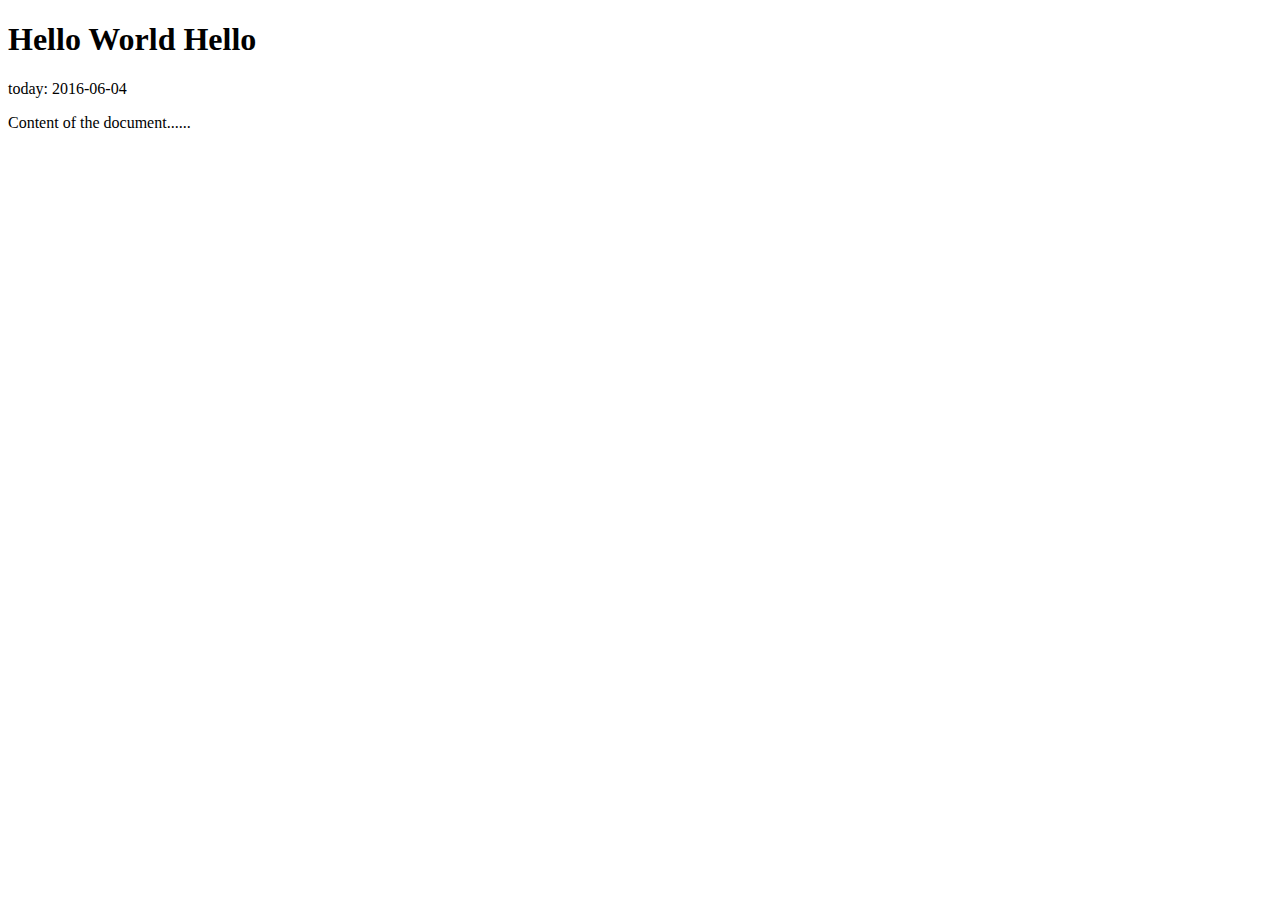
<file: test.html>
<!DOCTYPE html>
<html>
<head>
<meta charset="UTF-8">
<title>Title of the document</title>
</head>

<body>
<h1>Hello World Hello</h1>
<p>today: 2016-06-04</p>
<p>Content of the document......</p>

</body>
</html>
</file>
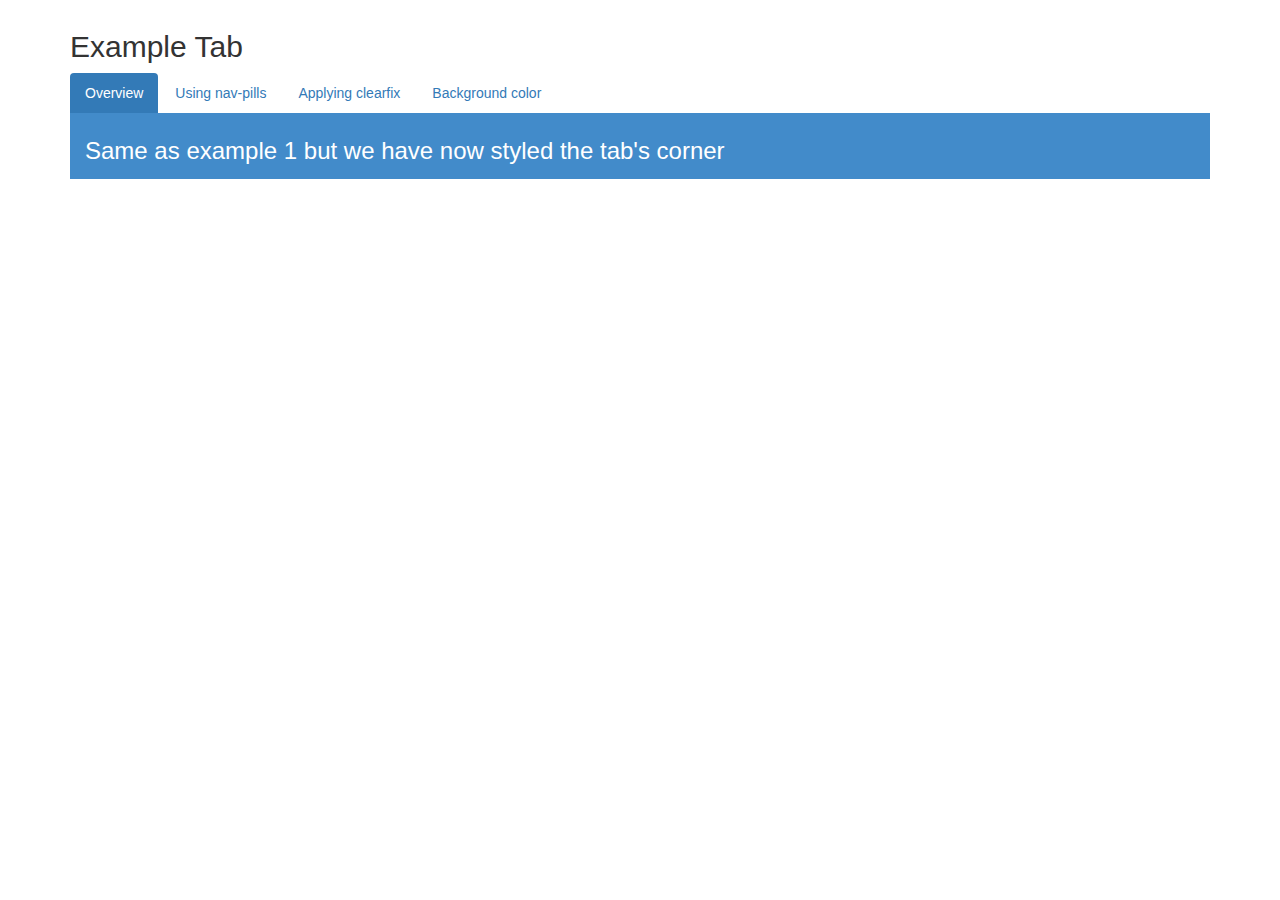
<file: ajax_panel_demo/index_0.html>
<!DOCTYPE html>
<html lang="en" >

<head>
  <meta charset="UTF-8">
  <title>[class] Panel + AJAX (1)</title>
  
  
  <link rel='stylesheet' href='http://maxcdn.bootstrapcdn.com/bootstrap/3.2.0/css/bootstrap.min.css'>

      <link rel="stylesheet" href="css/style.css">

  
</head>

<body>

  
<div class="container"><h2>Example Tab</h2></div>
<div id="exTab" class="container">	
<ul  class="nav nav-pills">
			<li class="active">
        <a id="btn1" href="#1b" data-toggle="tab">Overview</a>
			</li>
			<li><a id="btn2" href="#2b" data-toggle="tab">Using nav-pills</a>
			</li>
			<li><a id="btn3" href="#3b" data-toggle="tab">Applying clearfix</a>
			</li>
  		<li><a id="btn4" href="#4a" data-toggle="tab">Background color</a>
			</li>
		</ul>

			<div class="tab-content clearfix">
			  <div class="tab-pane active" id="1b">
          <h3>Same as example 1 but we have now styled the tab's corner</h3>
				</div>
				<div class="tab-pane" id="2b">
          <h3>We use the class nav-pills instead of nav-tabs which automatically creates a background color for the tab</h3>
				</div>
        <div class="tab-pane" id="3b">
          <h3>We applied clearfix to the tab-content to rid of the gap between the tab and the content</h3>
				</div>
          <div class="tab-pane" id="4b">
          <h3>We use css to change the background color of the content to be equal to the tab</h3>
				</div>
			</div>
  </div>


<!-- Bootstrap core JavaScript
    ================================================== -->
	<!-- Placed at the end of the document so the pages load faster -->
	<script src="https://ajax.googleapis.com/ajax/libs/jquery/1.11.1/jquery.min.js"></script>
	<script src="//maxcdn.bootstrapcdn.com/bootstrap/3.2.0/js/bootstrap.min.js"></script>
  
  

    <script  src="js/index.js"></script>




</body>

</html>
</file>
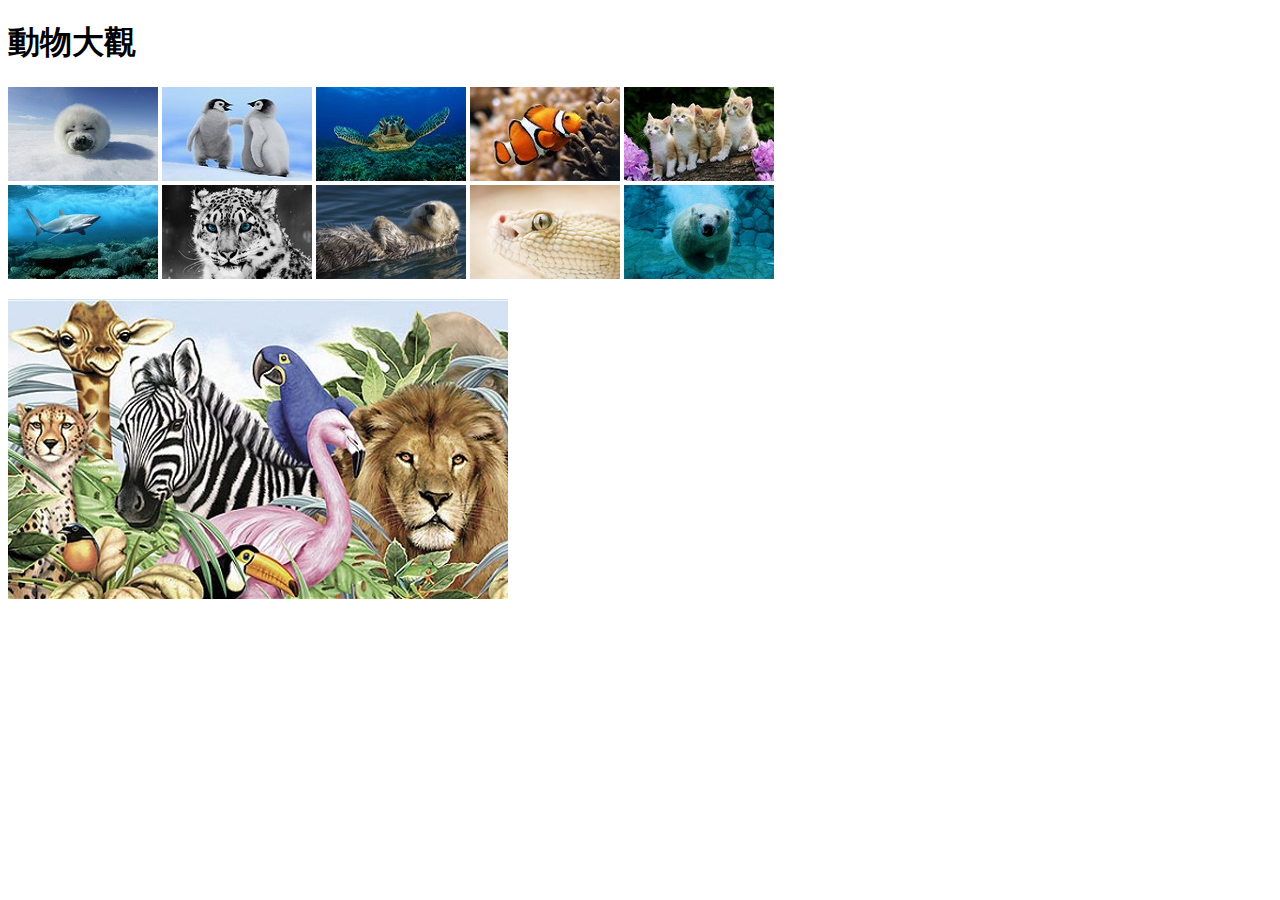
<file: animal/animal0.html>
<!DOCTYPE html>
<html>
<head>
<meta charset="UTF-8">
<title>動物大觀</title>
</head>

<body>
<h1>動物大觀 </h1>

<p>
 <img src="images_s/0.jpg" />
 <img src="images_s/1.jpg" />
 <img src="images_s/2.jpg" />
 <img src="images_s/3.jpg" />
 <img src="images_s/4.jpg" /><br />
 <img src="images_s/5.jpg" />
 <img src="images_s/6.jpg" />
 <img src="images_s/7.jpg" />
 <img src="images_s/8.jpg" />
 <img src="images_s/9.jpg" />
</p>

<p><img src="images_b/cover.jpg" /></p>

</body>
</html>
</file>
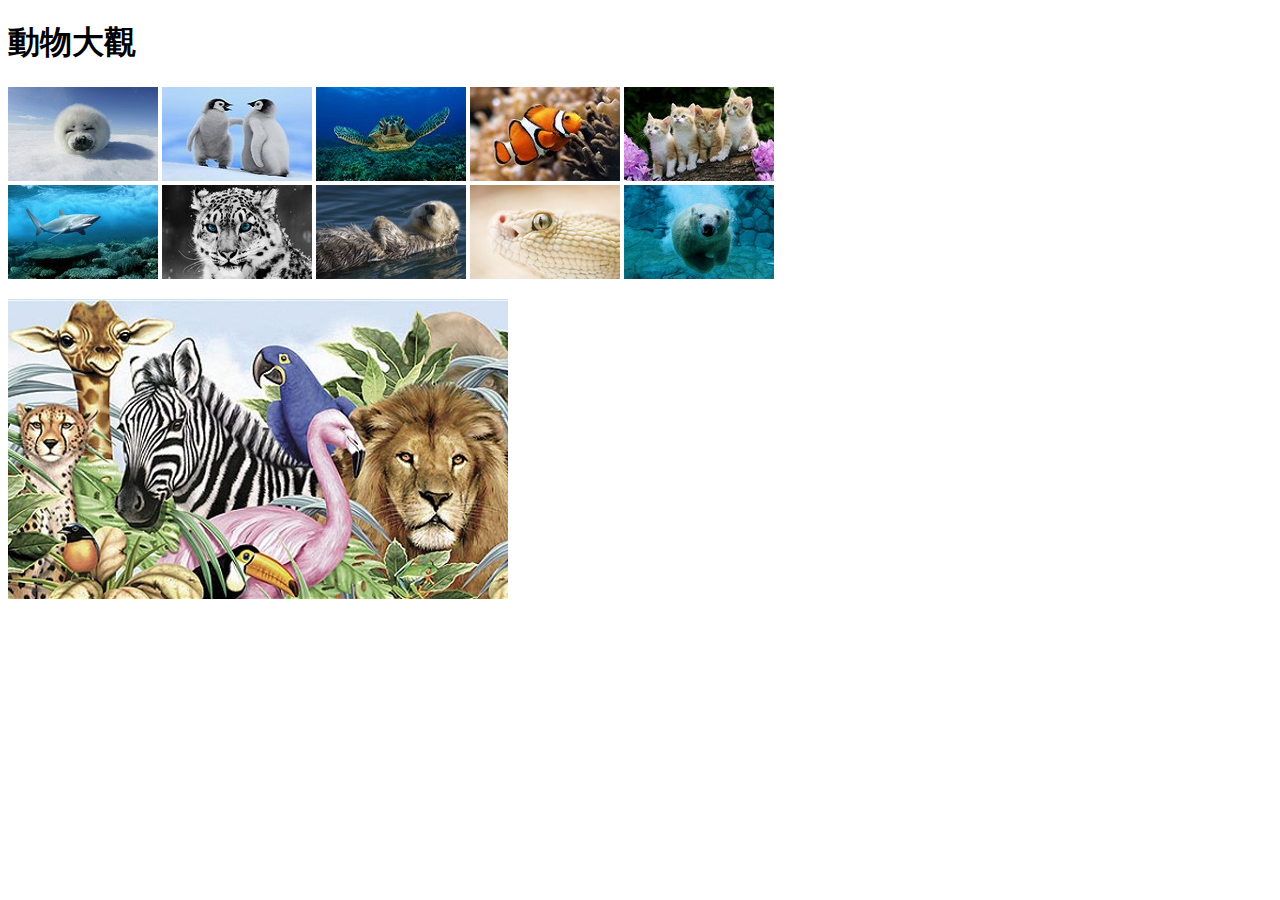
<file: animal/animal_1.html>
<!DOCTYPE html>
<html>
<head>
<meta charset="UTF-8">
<title>動物大觀</title>
<script>
function change(i)
{
   var obj = document.getElementById('picture');
   obj.src = 'images_b/' + i + '.jpg';
}
</script>
</head>

<body>
<h1>動物大觀 </h1>

<p>
 <img src="images_s/0.jpg" onclick="change(0);" />
 <img src="images_s/1.jpg" onclick="change(1);" />
 <img src="images_s/2.jpg" onclick="change(2);" />
 <img src="images_s/3.jpg" onclick="change(3);" />
 <img src="images_s/4.jpg" onclick="change(4);" /><br />
 <img src="images_s/5.jpg" onclick="change(5);" />
 <img src="images_s/6.jpg" onclick="change(6);" />
 <img src="images_s/7.jpg" onclick="change(7);" />
 <img src="images_s/8.jpg" onclick="change(8);" />
 <img src="images_s/9.jpg" onclick="change(9);" />
</p>

<p><img id="picture" src="images_b/cover.jpg" /></p>

</body>
</html>
</file>
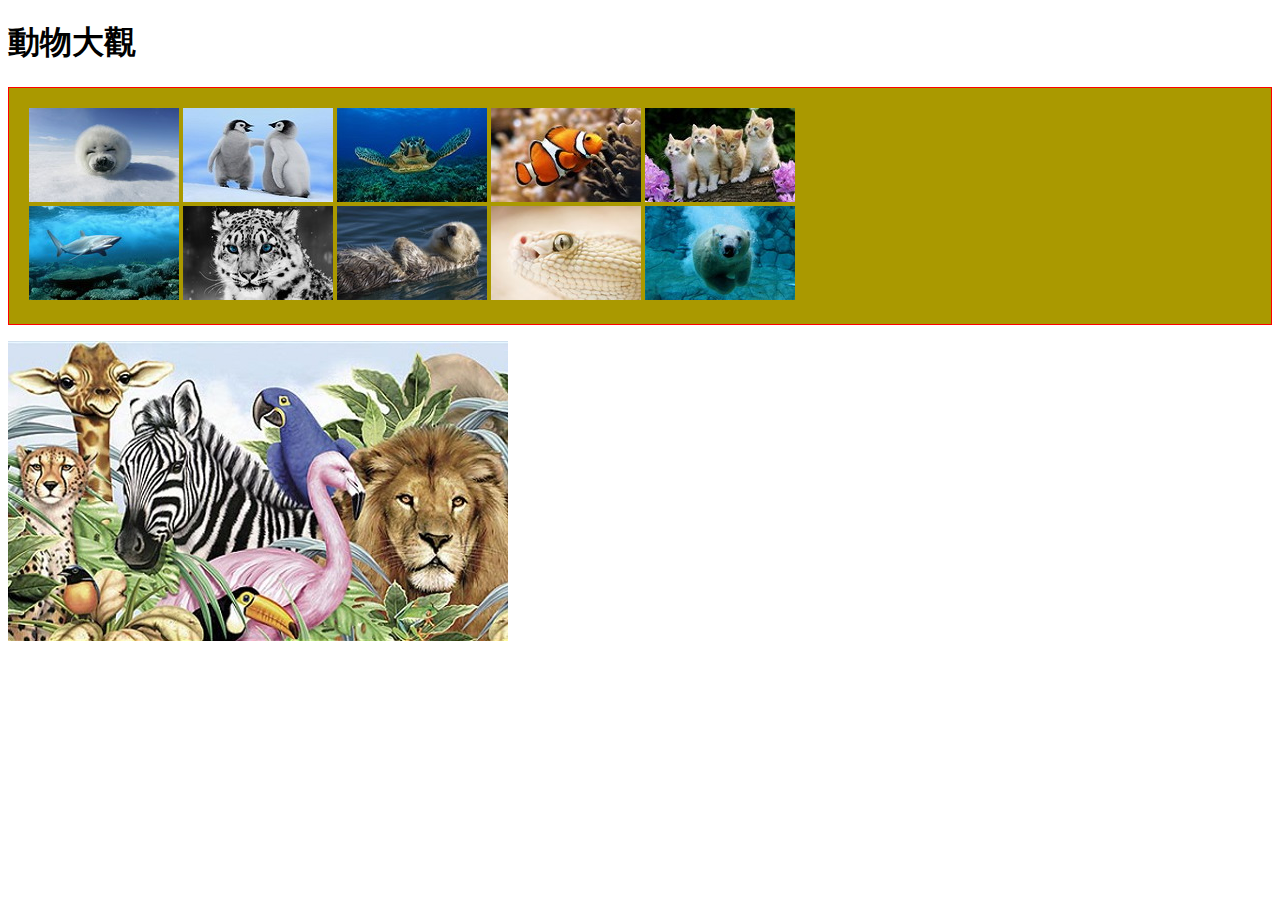
<file: animal/animal_2.html>
<!DOCTYPE html>
<html>
<head>
<meta charset="UTF-8">
<title>動物大觀</title>
<style>
#board {
   padding: 20px;
   background-color: #AA9900;
   border: 1px solid #FF0000;
}
</style>
<script>
function change(i)
{
   var obj = document.getElementById('picture');
   obj.src = 'images_b/' + i + '.jpg';
}


function change_default()
{
   var obj = document.getElementById('picture');
   obj.src = 'images_b/cover.jpg';
}
</script>
</head>

<body>
<h1>動物大觀 </h1>

<div id="board" onmouseleave="change_default();">
 <img src="images_s/0.jpg" onmouseenter="change(0);" />
 <img src="images_s/1.jpg" onmouseenter="change(1);" />
 <img src="images_s/2.jpg" onmouseenter="change(2);" />
 <img src="images_s/3.jpg" onmouseenter="change(3);" />
 <img src="images_s/4.jpg" onmouseenter="change(4);" /><br />
 <img src="images_s/5.jpg" onmouseenter="change(5);" />
 <img src="images_s/6.jpg" onmouseenter="change(6);" />
 <img src="images_s/7.jpg" onmouseenter="change(7);" />
 <img src="images_s/8.jpg" onmouseenter="change(8);" />
 <img src="images_s/9.jpg" onmouseenter="change(9);" />
</div>

<p><img id="picture" src="images_b/cover.jpg" /></p>

</body>
</html>
</file>
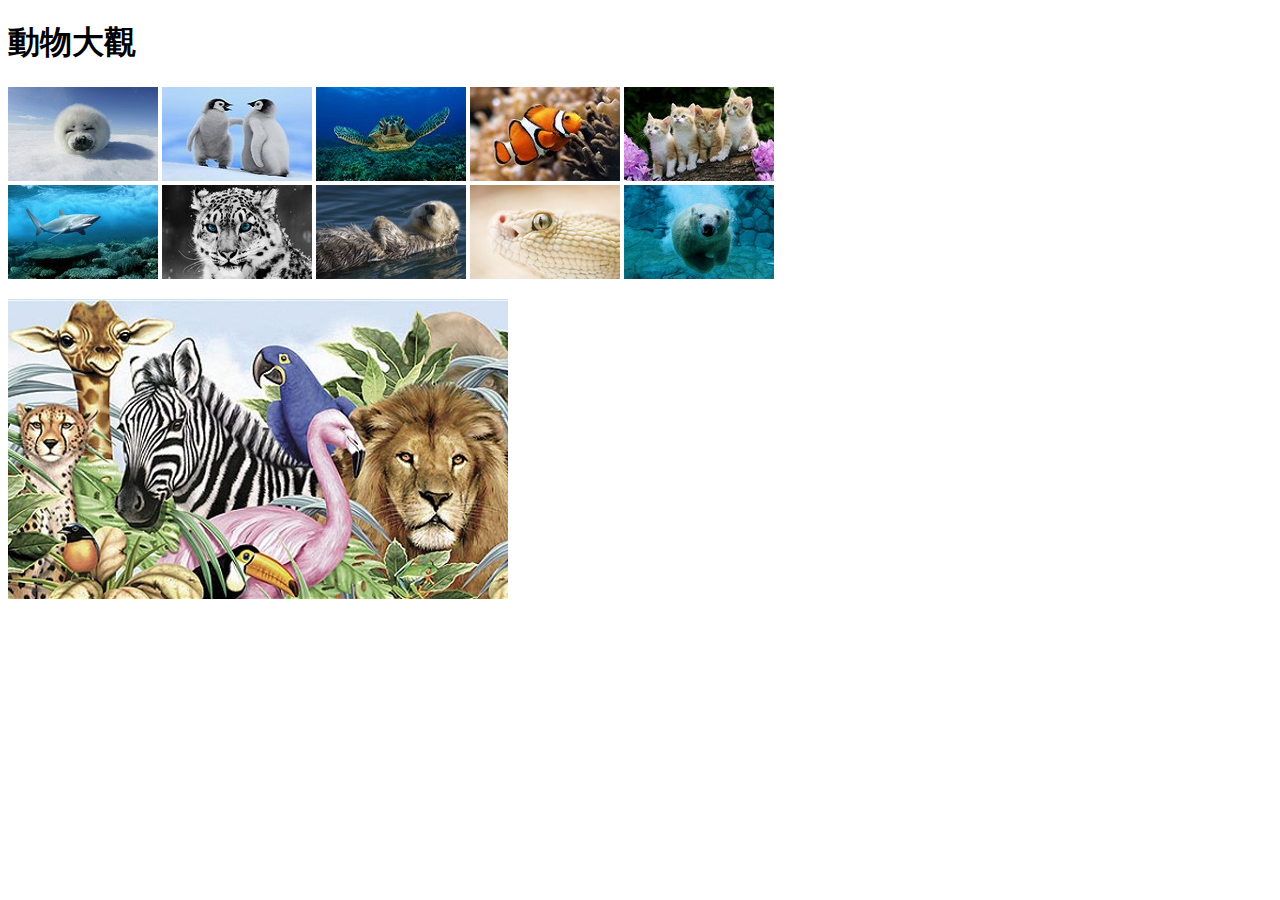
<file: animal/animal_2a.html>
<!DOCTYPE html>
<html>
<head>
<meta charset="UTF-8">
<title>動物大觀</title>
<script>
function change(i)
{
   var obj = document.getElementById('picture');
   obj.src = 'images_b/' + i + '.jpg';
}


function change_default()
{
   var obj = document.getElementById('picture');
   obj.src = 'images_b/cover.jpg';
}
</script>
</head>

<body>
<h1>動物大觀 </h1>

<p>
 <img src="images_s/0.jpg" onmouseover="change(0);" onmouseout="change_default();" />
 <img src="images_s/1.jpg" onmouseover="change(1);" onmouseout="change_default();" />
 <img src="images_s/2.jpg" onmouseover="change(2);" onmouseout="change_default();" />
 <img src="images_s/3.jpg" onmouseover="change(3);" onmouseout="change_default();" />
 <img src="images_s/4.jpg" onmouseover="change(4);" onmouseout="change_default();" /><br />
 <img src="images_s/5.jpg" onmouseover="change(5);" onmouseout="change_default();" />
 <img src="images_s/6.jpg" onmouseover="change(6);" onmouseout="change_default();" />
 <img src="images_s/7.jpg" onmouseover="change(7);" onmouseout="change_default();" />
 <img src="images_s/8.jpg" onmouseover="change(8);" onmouseout="change_default();" />
 <img src="images_s/9.jpg" onmouseover="change(9);" onmouseout="change_default();" />
</p>

<p><img id="picture" src="images_b/cover.jpg" /></p>

</body>
</html>
</file>
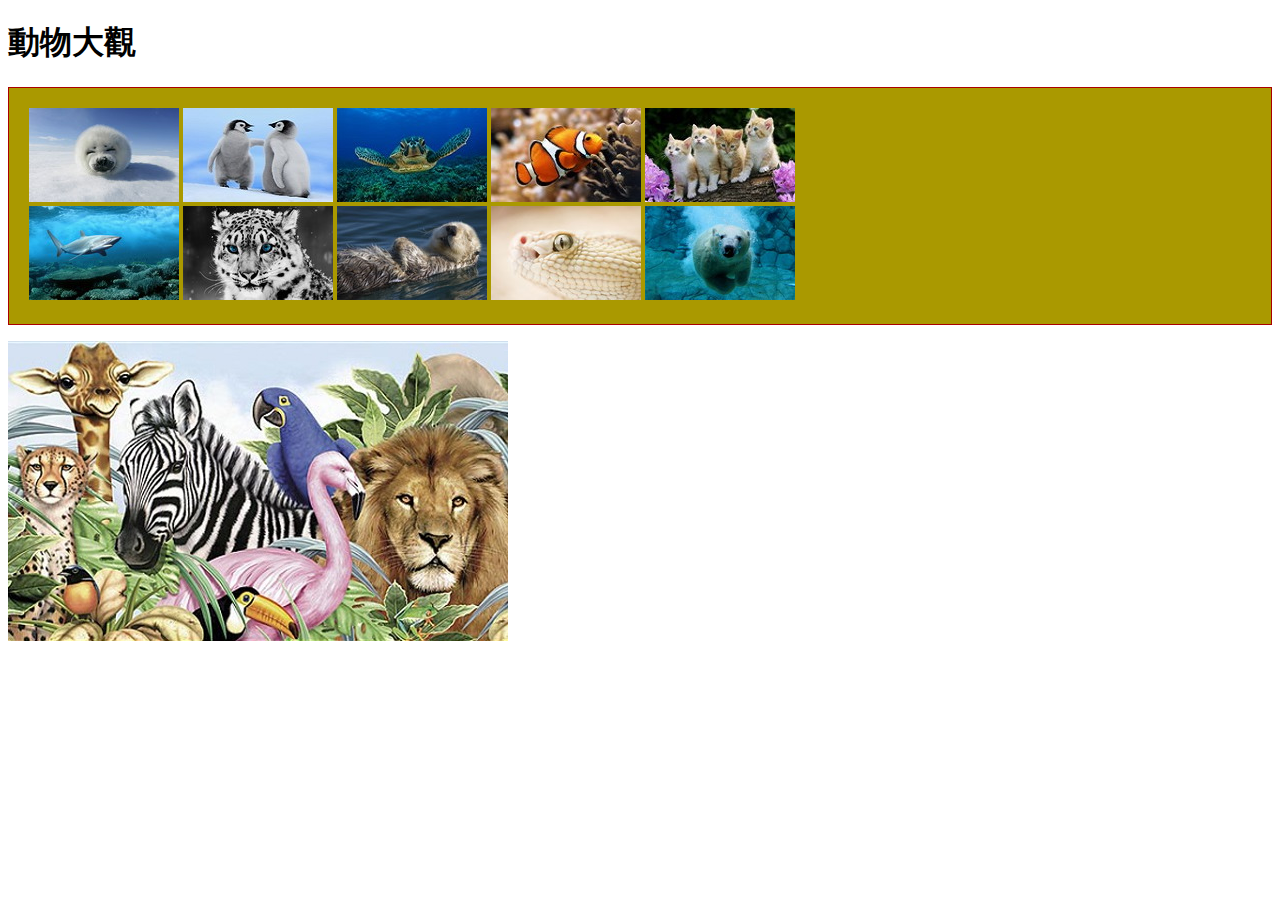
<file: animal/animal_2b.html>
<!DOCTYPE html>
<html>
<head>
<meta charset="UTF-8">
<title>動物大觀</title>
<style>
#board {
   border: 1px solid #AA0000;
   padding: 20px;
   background-color: #AA9900;
}
</style>
<script>
function change(i)
{
   var obj = document.getElementById('picture');
   obj.src = 'images_b/' + i + '.jpg';
}


function change_default()
{
   var obj = document.getElementById('picture');
   obj.src = 'images_b/cover.jpg';
}
</script>
</head>

<body>
<h1>動物大觀 </h1>

<div id="board" onmouseout="change_default();">
 <img src="images_s/0.jpg" onmouseover="change(0);" />
 <img src="images_s/1.jpg" onmouseover="change(1);" />
 <img src="images_s/2.jpg" onmouseover="change(2);" />
 <img src="images_s/3.jpg" onmouseover="change(3);" />
 <img src="images_s/4.jpg" onmouseover="change(4);" /><br />
 <img src="images_s/5.jpg" onmouseover="change(5);" />
 <img src="images_s/6.jpg" onmouseover="change(6);" />
 <img src="images_s/7.jpg" onmouseover="change(7);" />
 <img src="images_s/8.jpg" onmouseover="change(8);" />
 <img src="images_s/9.jpg" onmouseover="change(9);" />
</div>

<p><img id="picture" src="images_b/cover.jpg" /></p>

</body>
</html>
</file>
<file: my_item/original/web_template/html5up-phantom/assets/css/noscript.css>
/*
	Phantom by HTML5 UP
	html5up.net | @ajlkn
	Free for personal and commercial use under the CCA 3.0 license (html5up.net/license)
*/

/* Tiles */

	body.is-preload .tiles article {
		-moz-transform: none;
		-webkit-transform: none;
		-ms-transform: none;
		transform: none;
		opacity: 1;
	}
</file>
<file: ajax_panel_demo/css/style.css>
body {
  padding : 10px ;  
}


#exTab .nav-pills > li > a {
  border-radius: 4px 4px 0 0 ;
}

#exTab .tab-content {
  color : white;
  background-color: #428bca;
  padding : 5px 15px;
}
</file>
<file: my_cats/web/css/first.css>
/* http://meyerweb.com/eric/tools/css/reset/ 
   v2.0 | 20110126
   License: none (public domain)
*/

html, body, div, span, applet, object, iframe,
h1, h2, h3, h4, h5, h6, p, blockquote, pre,
a, abbr, acronym, address, big, cite, code,
del, dfn, em, img, ins, kbd, q, s, samp,
small, strike, strong, sub, sup, tt, var,
b, u, i, center,
dl, dt, dd, ol, ul, li,
fieldset, form, label, legend,
table, caption, tbody, tfoot, thead, tr, th, td,
article, aside, canvas, details, embed, 
figure, figcaption, footer, header, hgroup, 
menu, nav, output, ruby, section, summary,
time, mark, audio, video {
	margin: 0;
	padding: 0;
	border: 0;
	font-size: 100%;
	font: inherit;
	vertical-align: baseline;
}
/* HTML5 display-role reset for older browsers */
article, aside, details, figcaption, figure, 
footer, header, hgroup, menu, nav, section {
	display: block;
}
body {
	line-height: 1;
}
ol, ul {
	list-style: none;
}
blockquote, q {
	quotes: none;
}
blockquote:before, blockquote:after,
q:before, q:after {
	content: '';
	content: none;
}
table {
	border-collapse: collapse;
	border-spacing: 0;
}


a:not(.carousel-control-prev):not(.carousel-control-next):hover{
        color: #343333;
        position: relative !important;
        top: 1px !important;
        left: 1px !important;
        }
a:not(.flex-pauseplay):not(.carousel-control-next):hover{
        color: #343333;
        position: relative !important;
        top: 1px !important;
        left: 1px !important;
        }


         


@media (max-width: 1024px){
  body {
    padding-bottom: 0;
   }

.header{
      height: 80px;
      margin: auto;
      /* border: solid 1px black; */
 }
}

body{background-image: url(../img/bg.jpg);
     position: relative;
     min-height: 100%;
     width: 100%;}  

.logo{float: left;
      margin-left: 20px;}

.topmenu{float: right;
         margin-right: 160px;
         font-family: Helvetica,"微軟正黑體",sans-serif;
     }

.topmenu li{float: left;
            margin-right: 65px;
            margin-top: 40px;
            font-family: Helvetica,"微軟正黑體",sans-serif;
            }
.topmenu a{text-decoration: none;
           color: #838383;
           font-family: Helvetica,"微軟正黑體",sans-serif;
         }

.max{font-size: 10px;
     color: #838383;
     letter-spacing: 3px;
     margin-bottom: 40px;
     line-height: 30px;
    }

.max a{font-size: 17px;
	     text-decoration: none;
	     font-weight: bold;
	     color: #838383;
      }



.food{
      font-size: 10px;
      color: #838383;
      letter-spacing: 3px;
      line-height: 30px;
    }

.food a{
	      font-size: 17px;
	      text-decoration: none;
	      font-weight: bold;
	      color: #838383;
}

.video{
      margin-top: 20px;
      font-size: 10px;
      color: #838383;
      letter-spacing: 3px;
      line-height: 30px;}


.video a{
         font-size: 17px;
         text-decoration: none;
         font-weight: bold;
         color: #838383;
        }

.adoption{
          font-size: 10px;
          color: #838383;
          letter-spacing: 3px;
          line-height: 30px;}


.adoption a{
            font-size: 17px;
           text-decoration: none;
           font-weight: bold;
           color: #838383;
           }

.babysitter{
            font-size: 10px;
            color: #838383;
            letter-spacing: 3px;
            margin-top: 33px;
            line-height: 30px;
           }


.babysitter a{
              font-size: 17px;
              text-decoration: none;
              font-weight: bold;
              color: #838383;
              }

.hotel{
       margin-top: 40px;
       font-size: 10px;
       color: #838383;
       letter-spacing: 3px;
       line-height: 30px;
      }


.hotel a{
         font-size: 17px;
         text-decoration: none;
         font-weight: bold;
         color: #838383;
        }
#cat3{
      margin-left: 20px;
      margin-bottom: 10px;
     }

#poto{width: 100%;
      display: block;
      }

#bg{
    width: 100%;
    height: 127px;
    color: white;
    text-align: center;
    background: #d8bdc0; /* Old browsers */
    background: -moz-linear-gradient(45deg, #d8bdc0 0%, #9dd2e0 100%); /* FF3.6-15 */
    background: -webkit-linear-gradient(45deg, #d8bdc0 0%,#9dd2e0 100%); /* Chrome10-25,Safari5.1-6 */
    background: linear-gradient(45deg, #d8bdc0 0%,#9dd2e0 100%); /* W3C, IE10+, FF16+, Chrome26+, Opera12+, Safari7+ */
    filter: progid:DXImageTransform.Microsoft.gradient( startColorstr='#d8bdc0', endColorstr='#9dd2e0',GradientType=1 ); /* IE6-9 fallback on horizontal gradient */
    }

#bg>p{
      padding-top: 64px;
      font-family: Helvetica,"微軟正黑體",sans-serif;
      font-size: 10px;
      }


/* 
a:hover:not(.sr-only){
  color: #343333;
  position: static; !important;
  top: 1px !important;
  left: 1px !important;
  }   */

  .navbara:hover{
  color: #343333;
  position: relative !important;
  top: 1px !important;
  left: 1px !important;
  }  






 .main-index{
            margin-top: 60px;
            margin-bottom: 60px;
            width: 100%;
            }
  
    
/*適用於電腦螢幕*/
@media screen{
	    .header{
            width: 100%;
            height: 88px;
            margin:auto;
             }
             }
/*適用螢幕寬度小於480px的裝置（當螢幕小於480px時）*/
    @media screen and (max-width:480px){
     .header{
            width:100%;
            height:auto;
            margin:auto;
        }
     #bg{
      margin-bottom: 0px;
     }
  

   }
/*適用於平版直著拿的情況（平版橫著拿的情況就和電腦螢幕相同）*/
    @media screen and (min-width:481px) and (max-width:768px){
     .header{
            width:100%;
            height:auto;
            margin:auto;
        }
      }



      /* 部落格語法 */



/*
  Future Imperfect by HTML5 UP
  html5up.net | @ajlkn
  Free for personal and commercial use under the CCA 3.0 license (html5up.net/license)
*/



article, header, section {
  display: block;}



ul {
  list-style: none;
}



  


body {
  -webkit-text-size-adjust: none;
}







/* Basic */

  @-ms-viewport {
    width: device-width;
  }

  body {
    -ms-overflow-style: scrollbar;
  }

  @media screen and (max-width: 480px) {

    html, body {
      min-width: 320px;
    }

  }

  html {
    box-sizing: border-box;
  }

  *, *:before, *:after {
    box-sizing: inherit;
  }

  

    body.is-preload *, body.is-preload *:before, body.is-preload *:after {
      -moz-animation: none !important;
      -webkit-animation: none !important;
      -ms-animation: none !important;
      animation: none !important;
      -moz-transition: none !important;
      -webkit-transition: none !important;
      -ms-transition: none !important;
      transition: none !important;
    }

/* Type */

  body{
    color: #838383;
    font-family: ;
    font-size: 14pt;
    font-weight: 400;
    line-height: 1.75;
  }

    @media screen and (max-width: 1680px) {

      body{
        font-size: 12pt;
      }

    }

    @media screen and (max-width: 1280px) {

      body{
        font-size: 12pt;
      }

    }

    @media screen and (max-width: 980px) {

      body{
        font-size: 12pt;
      }

    }

    @media screen and (max-width: 736px) {

      body{
        font-size: 12pt;
      }

    }

    @media screen and (max-width: 480px) {

      body{
        font-size: 12pt;
      }

    }

/*  a {
  -moz-transition: color 0.2s ease, border-bottom-color 0.2s ease;
  -webkit-transition: color 0.2s ease, border-bottom-color 0.2s ease;
  -ms-transition: color 0.2s ease, border-bottom-color 0.2s ease;
  transition: color 0.2s ease, border-bottom-color 0.2s ease;
  border-bottom: dotted 1px rgba(160, 160, 160, 0.65);
  color: inherit;
  text-decoration: none;
}

  a:before {
    -moz-transition: color 0.2s ease;
    -webkit-transition: color 0.2s ease;
    -ms-transition: color 0.2s ease;
    transition: color 0.2s ease;
  }

  a:hover {
    border-bottom-color: transparent;
    color: #2ebaae !important;
  }

    a:hover:before {
      color: #2ebaae !important;
    } */

  
  

  p {
    margin: 0 0 2em 0;
  }

  h1, h2, h3, h4, h5, h6 {
  
    
    font-weight: 800;
    letter-spacing: 0.25em;
    line-height: 1.65;
    margin: 0 0 1em 0;
    text-transform: uppercase;
  }

    h1 a, h2 a, h3 a, h4 a, h5 a, h6 a {
      color: inherit;
      border-bottom: 0;
    }

  h2 {
    font-size: 1.1em;
  }

  h3 {
    font-size: 0.9em;
  }

  h4 {
    font-size: 0.7em;
  }

  h5 {
    font-size: 0.7em;
  }

  h6 {
    font-size: 0.7em;
  }

  



  

  

  

    

  

/* Row */

  .row {
    display: flex;
    flex-wrap: wrap;
    box-sizing: border-box;
    align-items: stretch;
  }

    .row > * {
      box-sizing: border-box;
    }

    .row.gtr-uniform > * > :last-child {
      margin-bottom: 0;
    }

    .row.aln-left {
      justify-content: flex-start;
    }

    .row.aln-center {
      justify-content: center;
    }

    .row.aln-right {
      justify-content: flex-end;
    }

    .row.aln-top {
      align-items: flex-start;
    }

    .row.aln-middle {
      align-items: center;
    }

    .row.aln-bottom {
      align-items: flex-end;
    }

    .row > .imp {
      order: -1;
    }

    .row > .col-1 {
      width: 8.3333333333%;
    }

    .row > .off-1 {
      margin-left: 8.3333333333%;
    }

    .row > .col-2 {
      width: 16.6666666667%;
    }

    .row > .off-2 {
      margin-left: 16.6666666667%;
    }

    .row > .col-3 {
      width: 25%;
    }

    .row > .off-3 {
      margin-left: 25%;
    }

    .row > .col-4 {
      width: 33.3333333333%;
    }

    .row > .off-4 {
      margin-left: 33.3333333333%;
    }

    .row > .col-5 {
      width: 41.6666666667%;
    }

    .row > .off-5 {
      margin-left: 41.6666666667%;
    }

    .row > .col-6 {
      width: 50%;
    }

    .row > .off-6 {
      margin-left: 50%;
    }

    .row > .col-7 {
      width: 58.3333333333%;
    }

    .row > .off-7 {
      margin-left: 58.3333333333%;
    }

    .row > .col-8 {
      width: 66.6666666667%;
    }

    .row > .off-8 {
      margin-left: 66.6666666667%;
    }

    .row > .col-9 {
      width: 75%;
    }

    .row > .off-9 {
      margin-left: 75%;
    }

    .row > .col-10 {
      width: 83.3333333333%;
    }

    .row > .off-10 {
      margin-left: 83.3333333333%;
    }

    .row > .col-11 {
      width: 91.6666666667%;
    }

    .row > .off-11 {
      margin-left: 91.6666666667%;
    }

    .row > .col-12 {
      width: 100%;
    }

    .row > .off-12 {
      margin-left: 100%;
    }

    .row.gtr-0 {
      margin-top: 0;
      margin-left: 0em;
    }

      .row.gtr-0 > * {
        padding: 0 0 0 0em;
      }

      .row.gtr-0.gtr-uniform {
        margin-top: 0em;
      }

        .row.gtr-0.gtr-uniform > * {
          padding-top: 0em;
        }

    .row.gtr-25 {
      margin-top: 0;
      margin-left: -0.25em;
    }

      .row.gtr-25 > * {
        padding: 0 0 0 0.25em;
      }

      .row.gtr-25.gtr-uniform {
        margin-top: -0.25em;
      }

        .row.gtr-25.gtr-uniform > * {
          padding-top: 0.25em;
        }

    .row.gtr-50 {
      margin-top: 0;
      margin-left: -0.5em;
    }

      .row.gtr-50 > * {
        padding: 0 0 0 0.5em;
      }

      .row.gtr-50.gtr-uniform {
        margin-top: -0.5em;
      }

        .row.gtr-50.gtr-uniform > * {
          padding-top: 0.5em;
        }

    .row {
      margin-top: 0;
      margin-left: -1em;
    }

      .row > * {
        padding: 0 0 0 1em;
      }

      .row.gtr-uniform {
        margin-top: -1em;
      }

        .row.gtr-uniform > * {
          padding-top: 1em;
        }

    .row.gtr-150 {
      margin-top: 0;
      margin-left: -1.5em;
    }

      .row.gtr-150 > * {
        padding: 0 0 0 1.5em;
      }

      .row.gtr-150.gtr-uniform {
        margin-top: -1.5em;
      }

        .row.gtr-150.gtr-uniform > * {
          padding-top: 1.5em;
        }

    .row.gtr-200 {
      margin-top: 0;
      margin-left: -2em;
    }

      .row.gtr-200 > * {
        padding: 0 0 0 2em;
      }

      .row.gtr-200.gtr-uniform {
        margin-top: -2em;
      }

        .row.gtr-200.gtr-uniform > * {
          padding-top: 2em;
        }

    @media screen and (max-width: 1680px) {

      .row {
        display: flex;
        flex-wrap: wrap;
        box-sizing: border-box;
        align-items: stretch;
      }

        .row > * {
          box-sizing: border-box;
        }

        .row.gtr-uniform > * > :last-child {
          margin-bottom: 0;
        }

        .row.aln-left {
          justify-content: flex-start;
        }

        .row.aln-center {
          justify-content: center;
        }

        .row.aln-right {
          justify-content: flex-end;
        }

        .row.aln-top {
          align-items: flex-start;
        }

        .row.aln-middle {
          align-items: center;
        }

        .row.aln-bottom {
          align-items: flex-end;
        }

        .row > .imp-xlarge {
          order: -1;
        }

        .row > .col-1-xlarge {
          width: 8.3333333333%;
        }

        .row > .off-1-xlarge {
          margin-left: 8.3333333333%;
        }

        .row > .col-2-xlarge {
          width: 16.6666666667%;
        }

        .row > .off-2-xlarge {
          margin-left: 16.6666666667%;
        }

        .row > .col-3-xlarge {
          width: 25%;
        }

        .row > .off-3-xlarge {
          margin-left: 25%;
        }

        .row > .col-4-xlarge {
          width: 33.3333333333%;
        }

        .row > .off-4-xlarge {
          margin-left: 33.3333333333%;
        }

        .row > .col-5-xlarge {
          width: 41.6666666667%;
        }

        .row > .off-5-xlarge {
          margin-left: 41.6666666667%;
        }

        .row > .col-6-xlarge {
          width: 50%;
        }

        .row > .off-6-xlarge {
          margin-left: 50%;
        }

        .row > .col-7-xlarge {
          width: 58.3333333333%;
        }

        .row > .off-7-xlarge {
          margin-left: 58.3333333333%;
        }

        .row > .col-8-xlarge {
          width: 66.6666666667%;
        }

        .row > .off-8-xlarge {
          margin-left: 66.6666666667%;
        }

        .row > .col-9-xlarge {
          width: 75%;
        }

        .row > .off-9-xlarge {
          margin-left: 75%;
        }

        .row > .col-10-xlarge {
          width: 83.3333333333%;
        }

        .row > .off-10-xlarge {
          margin-left: 83.3333333333%;
        }

        .row > .col-11-xlarge {
          width: 91.6666666667%;
        }

        .row > .off-11-xlarge {
          margin-left: 91.6666666667%;
        }

        .row > .col-12-xlarge {
          width: 100%;
        }

        .row > .off-12-xlarge {
          margin-left: 100%;
        }

        .row.gtr-0 {
          margin-top: 0;
          margin-left: 0em;
        }

          .row.gtr-0 > * {
            padding: 0 0 0 0em;
          }

          .row.gtr-0.gtr-uniform {
            margin-top: 0em;
          }

            .row.gtr-0.gtr-uniform > * {
              padding-top: 0em;
            }

        .row.gtr-25 {
          margin-top: 0;
          margin-left: -0.25em;
        }

          .row.gtr-25 > * {
            padding: 0 0 0 0.25em;
          }

          .row.gtr-25.gtr-uniform {
            margin-top: -0.25em;
          }

            .row.gtr-25.gtr-uniform > * {
              padding-top: 0.25em;
            }

        .row.gtr-50 {
          margin-top: 0;
          margin-left: -0.5em;
        }

          .row.gtr-50 > * {
            padding: 0 0 0 0.5em;
          }

          .row.gtr-50.gtr-uniform {
            margin-top: -0.5em;
          }

            .row.gtr-50.gtr-uniform > * {
              padding-top: 0.5em;
            }

        .row {
          margin-top: 0;
          margin-left: -1em;
        }

          .row > * {
            padding: 0 0 0 1em;
          }

          .row.gtr-uniform {
            margin-top: -1em;
          }

            .row.gtr-uniform > * {
              padding-top: 1em;
            }

        .row.gtr-150 {
          margin-top: 0;
          margin-left: -1.5em;
        }

          .row.gtr-150 > * {
            padding: 0 0 0 1.5em;
          }

          .row.gtr-150.gtr-uniform {
            margin-top: -1.5em;
          }

            .row.gtr-150.gtr-uniform > * {
              padding-top: 1.5em;
            }

        .row.gtr-200 {
          margin-top: 0;
          margin-left: -2em;
        }

          .row.gtr-200 > * {
            padding: 0 0 0 2em;
          }

          .row.gtr-200.gtr-uniform {
            margin-top: -2em;
          }

            .row.gtr-200.gtr-uniform > * {
              padding-top: 2em;
            }

    }

    @media screen and (max-width: 1280px) {

      .row {
        display: flex;
        flex-wrap: wrap;
        box-sizing: border-box;
        align-items: stretch;
      }

        .row > * {
          box-sizing: border-box;
        }

        .row.gtr-uniform > * > :last-child {
          margin-bottom: 0;
        }

        .row.aln-left {
          justify-content: flex-start;
        }

        .row.aln-center {
          justify-content: center;
        }

        .row.aln-right {
          justify-content: flex-end;
        }

        .row.aln-top {
          align-items: flex-start;
        }

        .row.aln-middle {
          align-items: center;
        }

        .row.aln-bottom {
          align-items: flex-end;
        }

        .row > .imp-large {
          order: -1;
        }

        .row > .col-1-large {
          width: 8.3333333333%;
        }

        .row > .off-1-large {
          margin-left: 8.3333333333%;
        }

        .row > .col-2-large {
          width: 16.6666666667%;
        }

        .row > .off-2-large {
          margin-left: 16.6666666667%;
        }

        .row > .col-3-large {
          width: 25%;
        }

        .row > .off-3-large {
          margin-left: 25%;
        }

        .row > .col-4-large {
          width: 33.3333333333%;
        }

        .row > .off-4-large {
          margin-left: 33.3333333333%;
        }

        .row > .col-5-large {
          width: 41.6666666667%;
        }

        .row > .off-5-large {
          margin-left: 41.6666666667%;
        }

        .row > .col-6-large {
          width: 50%;
        }

        .row > .off-6-large {
          margin-left: 50%;
        }

        .row > .col-7-large {
          width: 58.3333333333%;
        }

        .row > .off-7-large {
          margin-left: 58.3333333333%;
        }

        .row > .col-8-large {
          width: 66.6666666667%;
        }

        .row > .off-8-large {
          margin-left: 66.6666666667%;
        }

        .row > .col-9-large {
          width: 75%;
        }

        .row > .off-9-large {
          margin-left: 75%;
        }

        .row > .col-10-large {
          width: 83.3333333333%;
        }

        .row > .off-10-large {
          margin-left: 83.3333333333%;
        }

        .row > .col-11-large {
          width: 91.6666666667%;
        }

        .row > .off-11-large {
          margin-left: 91.6666666667%;
        }

        .row > .col-12-large {
          width: 100%;
        }

        .row > .off-12-large {
          margin-left: 100%;
        }

        .row.gtr-0 {
          margin-top: 0;
          margin-left: 0em;
        }

          .row.gtr-0 > * {
            padding: 0 0 0 0em;
          }

          .row.gtr-0.gtr-uniform {
            margin-top: 0em;
          }

            .row.gtr-0.gtr-uniform > * {
              padding-top: 0em;
            }

        .row.gtr-25 {
          margin-top: 0;
          margin-left: -0.25em;
        }

          .row.gtr-25 > * {
            padding: 0 0 0 0.25em;
          }

          .row.gtr-25.gtr-uniform {
            margin-top: -0.25em;
          }

            .row.gtr-25.gtr-uniform > * {
              padding-top: 0.25em;
            }

        .row.gtr-50 {
          margin-top: 0;
          margin-left: -0.5em;
        }

          .row.gtr-50 > * {
            padding: 0 0 0 0.5em;
          }

          .row.gtr-50.gtr-uniform {
            margin-top: -0.5em;
          }

            .row.gtr-50.gtr-uniform > * {
              padding-top: 0.5em;
            }

        .row {
          margin-top: 0;
          margin-left: -1em;
        }

          .row > * {
            padding: 0 0 0 1em;
          }

          .row.gtr-uniform {
            margin-top: -1em;
          }

            .row.gtr-uniform > * {
              padding-top: 1em;
            }

        .row.gtr-150 {
          margin-top: 0;
          margin-left: -1.5em;
        }

          .row.gtr-150 > * {
            padding: 0 0 0 1.5em;
          }

          .row.gtr-150.gtr-uniform {
            margin-top: -1.5em;
          }

            .row.gtr-150.gtr-uniform > * {
              padding-top: 1.5em;
            }

        .row.gtr-200 {
          margin-top: 0;
          margin-left: -2em;
        }

          .row.gtr-200 > * {
            padding: 0 0 0 2em;
          }

          .row.gtr-200.gtr-uniform {
            margin-top: -2em;
          }

            .row.gtr-200.gtr-uniform > * {
              padding-top: 2em;
            }

    }

    @media screen and (max-width: 980px) {

      .row {
        display: flex;
        flex-wrap: wrap;
        box-sizing: border-box;
        align-items: stretch;
      }

        .row > * {
          box-sizing: border-box;
        }

        .row.gtr-uniform > * > :last-child {
          margin-bottom: 0;
        }

        .row.aln-left {
          justify-content: flex-start;
        }

        .row.aln-center {
          justify-content: center;
        }

        .row.aln-right {
          justify-content: flex-end;
        }

        .row.aln-top {
          align-items: flex-start;
        }

        .row.aln-middle {
          align-items: center;
        }

        .row.aln-bottom {
          align-items: flex-end;
        }

        .row > .imp-medium {
          order: -1;
        }

        .row > .col-1-medium {
          width: 8.3333333333%;
        }

        .row > .off-1-medium {
          margin-left: 8.3333333333%;
        }

        .row > .col-2-medium {
          width: 16.6666666667%;
        }

        .row > .off-2-medium {
          margin-left: 16.6666666667%;
        }

        .row > .col-3-medium {
          width: 25%;
        }

        .row > .off-3-medium {
          margin-left: 25%;
        }

        .row > .col-4-medium {
          width: 33.3333333333%;
        }

        .row > .off-4-medium {
          margin-left: 33.3333333333%;
        }

        .row > .col-5-medium {
          width: 41.6666666667%;
        }

        .row > .off-5-medium {
          margin-left: 41.6666666667%;
        }

        .row > .col-6-medium {
          width: 50%;
        }

        .row > .off-6-medium {
          margin-left: 50%;
        }

        .row > .col-7-medium {
          width: 58.3333333333%;
        }

        .row > .off-7-medium {
          margin-left: 58.3333333333%;
        }

        .row > .col-8-medium {
          width: 66.6666666667%;
        }

        .row > .off-8-medium {
          margin-left: 66.6666666667%;
        }

        .row > .col-9-medium {
          width: 75%;
        }

        .row > .off-9-medium {
          margin-left: 75%;
        }

        .row > .col-10-medium {
          width: 83.3333333333%;
        }

        .row > .off-10-medium {
          margin-left: 83.3333333333%;
        }

        .row > .col-11-medium {
          width: 91.6666666667%;
        }

        .row > .off-11-medium {
          margin-left: 91.6666666667%;
        }

        .row > .col-12-medium {
          width: 100%;
        }

        .row > .off-12-medium {
          margin-left: 100%;
        }

        .row.gtr-0 {
          margin-top: 0;
          margin-left: 0em;
        }

          .row.gtr-0 > * {
            padding: 0 0 0 0em;
          }

          .row.gtr-0.gtr-uniform {
            margin-top: 0em;
          }

            .row.gtr-0.gtr-uniform > * {
              padding-top: 0em;
            }

        .row.gtr-25 {
          margin-top: 0;
          margin-left: -0.25em;
        }

          .row.gtr-25 > * {
            padding: 0 0 0 0.25em;
          }

          .row.gtr-25.gtr-uniform {
            margin-top: -0.25em;
          }

            .row.gtr-25.gtr-uniform > * {
              padding-top: 0.25em;
            }

        .row.gtr-50 {
          margin-top: 0;
          margin-left: -0.5em;
        }

          .row.gtr-50 > * {
            padding: 0 0 0 0.5em;
          }

          .row.gtr-50.gtr-uniform {
            margin-top: -0.5em;
          }

            .row.gtr-50.gtr-uniform > * {
              padding-top: 0.5em;
            }

        .row {
          margin-top: 0;
          margin-left: -1em;
        }

          .row > * {
            padding: 0 0 0 1em;
          }

          .row.gtr-uniform {
            margin-top: -1em;
          }

            .row.gtr-uniform > * {
              padding-top: 1em;
            }

        .row.gtr-150 {
          margin-top: 0;
          margin-left: -1.5em;
        }

          .row.gtr-150 > * {
            padding: 0 0 0 1.5em;
          }

          .row.gtr-150.gtr-uniform {
            margin-top: -1.5em;
          }

            .row.gtr-150.gtr-uniform > * {
              padding-top: 1.5em;
            }

        .row.gtr-200 {
          margin-top: 0;
          margin-left: -2em;
        }

          .row.gtr-200 > * {
            padding: 0 0 0 2em;
          }

          .row.gtr-200.gtr-uniform {
            margin-top: -2em;
          }

            .row.gtr-200.gtr-uniform > * {
              padding-top: 2em;
            }

    }

    @media screen and (max-width: 736px) {

      .row {
        display: flex;
        flex-wrap: wrap;
        box-sizing: border-box;
        align-items: stretch;
      }

        .row > * {
          box-sizing: border-box;
        }

        .row.gtr-uniform > * > :last-child {
          margin-bottom: 0;
        }

        .row.aln-left {
          justify-content: flex-start;
        }

        .row.aln-center {
          justify-content: center;
        }

        .row.aln-right {
          justify-content: flex-end;
        }

        .row.aln-top {
          align-items: flex-start;
        }

        .row.aln-middle {
          align-items: center;
        }

        .row.aln-bottom {
          align-items: flex-end;
        }

        .row > .imp-small {
          order: -1;
        }

        .row > .col-1-small {
          width: 8.3333333333%;
        }

        .row > .off-1-small {
          margin-left: 8.3333333333%;
        }

        .row > .col-2-small {
          width: 16.6666666667%;
        }

        .row > .off-2-small {
          margin-left: 16.6666666667%;
        }

        .row > .col-3-small {
          width: 25%;
        }

        .row > .off-3-small {
          margin-left: 25%;
        }

        .row > .col-4-small {
          width: 33.3333333333%;
        }

        .row > .off-4-small {
          margin-left: 33.3333333333%;
        }

        .row > .col-5-small {
          width: 41.6666666667%;
        }

        .row > .off-5-small {
          margin-left: 41.6666666667%;
        }

        .row > .col-6-small {
          width: 50%;
        }

        .row > .off-6-small {
          margin-left: 50%;
        }

        .row > .col-7-small {
          width: 58.3333333333%;
        }

        .row > .off-7-small {
          margin-left: 58.3333333333%;
        }

        .row > .col-8-small {
          width: 66.6666666667%;
        }

        .row > .off-8-small {
          margin-left: 66.6666666667%;
        }

        .row > .col-9-small {
          width: 75%;
        }

        .row > .off-9-small {
          margin-left: 75%;
        }

        .row > .col-10-small {
          width: 83.3333333333%;
        }

        .row > .off-10-small {
          margin-left: 83.3333333333%;
        }

        .row > .col-11-small {
          width: 91.6666666667%;
        }

        .row > .off-11-small {
          margin-left: 91.6666666667%;
        }

        .row > .col-12-small {
          width: 100%;
        }

        .row > .off-12-small {
          margin-left: 100%;
        }

        .row.gtr-0 {
          margin-top: 0;
          margin-left: 0em;
        }

          .row.gtr-0 > * {
            padding: 0 0 0 0em;
          }

          .row.gtr-0.gtr-uniform {
            margin-top: 0em;
          }

            .row.gtr-0.gtr-uniform > * {
              padding-top: 0em;
            }

        .row.gtr-25 {
          margin-top: 0;
          margin-left: -0.25em;
        }

          .row.gtr-25 > * {
            padding: 0 0 0 0.25em;
          }

          .row.gtr-25.gtr-uniform {
            margin-top: -0.25em;
          }

            .row.gtr-25.gtr-uniform > * {
              padding-top: 0.25em;
            }

        .row.gtr-50 {
          margin-top: 0;
          margin-left: -0.5em;
        }

          .row.gtr-50 > * {
            padding: 0 0 0 0.5em;
          }

          .row.gtr-50.gtr-uniform {
            margin-top: -0.5em;
          }

            .row.gtr-50.gtr-uniform > * {
              padding-top: 0.5em;
            }

        .row {
          margin-top: 0;
          margin-left: -1em;
        }

          .row > * {
            padding: 0 0 0 1em;
          }

          .row.gtr-uniform {
            margin-top: -1em;
          }

            .row.gtr-uniform > * {
              padding-top: 1em;
            }

        .row.gtr-150 {
          margin-top: 0;
          margin-left: -1.5em;
        }

          .row.gtr-150 > * {
            padding: 0 0 0 1.5em;
          }

          .row.gtr-150.gtr-uniform {
            margin-top: -1.5em;
          }

            .row.gtr-150.gtr-uniform > * {
              padding-top: 1.5em;
            }

        .row.gtr-200 {
          margin-top: 0;
          margin-left: -2em;
        }

          .row.gtr-200 > * {
            padding: 0 0 0 2em;
          }

          .row.gtr-200.gtr-uniform {
            margin-top: -2em;
          }

            .row.gtr-200.gtr-uniform > * {
              padding-top: 2em;
            }

    }

    @media screen and (max-width: 480px) {

      .row {
        display: flex;
        flex-wrap: wrap;
        box-sizing: border-box;
        align-items: stretch;
      }

        .row > * {
          box-sizing: border-box;
        }

        .row.gtr-uniform > * > :last-child {
          margin-bottom: 0;
        }

        .row.aln-left {
          justify-content: flex-start;
        }

        .row.aln-center {
          justify-content: center;
        }

        .row.aln-right {
          justify-content: flex-end;
        }

        .row.aln-top {
          align-items: flex-start;
        }

        .row.aln-middle {
          align-items: center;
        }

        .row.aln-bottom {
          align-items: flex-end;
        }

        .row > .imp-xsmall {
          order: -1;
        }

        .row > .col-1-xsmall {
          width: 8.3333333333%;
        }

        .row > .off-1-xsmall {
          margin-left: 8.3333333333%;
        }

        .row > .col-2-xsmall {
          width: 16.6666666667%;
        }

        .row > .off-2-xsmall {
          margin-left: 16.6666666667%;
        }

        .row > .col-3-xsmall {
          width: 25%;
        }

        .row > .off-3-xsmall {
          margin-left: 25%;
        }

        .row > .col-4-xsmall {
          width: 33.3333333333%;
        }

        .row > .off-4-xsmall {
          margin-left: 33.3333333333%;
        }

        .row > .col-5-xsmall {
          width: 41.6666666667%;
        }

        .row > .off-5-xsmall {
          margin-left: 41.6666666667%;
        }

        .row > .col-6-xsmall {
          width: 50%;
        }

        .row > .off-6-xsmall {
          margin-left: 50%;
        }

        .row > .col-7-xsmall {
          width: 58.3333333333%;
        }

        .row > .off-7-xsmall {
          margin-left: 58.3333333333%;
        }

        .row > .col-8-xsmall {
          width: 66.6666666667%;
        }

        .row > .off-8-xsmall {
          margin-left: 66.6666666667%;
        }

        .row > .col-9-xsmall {
          width: 75%;
        }

        .row > .off-9-xsmall {
          margin-left: 75%;
        }

        .row > .col-10-xsmall {
          width: 83.3333333333%;
        }

        .row > .off-10-xsmall {
          margin-left: 83.3333333333%;
        }

        .row > .col-11-xsmall {
          width: 91.6666666667%;
        }

        .row > .off-11-xsmall {
          margin-left: 91.6666666667%;
        }

        .row > .col-12-xsmall {
          width: 100%;
        }

        .row > .off-12-xsmall {
          margin-left: 100%;
        }

        .row.gtr-0 {
          margin-top: 0;
          margin-left: 0em;
        }

          .row.gtr-0 > * {
            padding: 0 0 0 0em;
          }

          .row.gtr-0.gtr-uniform {
            margin-top: 0em;
          }

            .row.gtr-0.gtr-uniform > * {
              padding-top: 0em;
            }

        .row.gtr-25 {
          margin-top: 0;
          margin-left: -0.25em;
        }

          .row.gtr-25 > * {
            padding: 0 0 0 0.25em;
          }

          .row.gtr-25.gtr-uniform {
            margin-top: -0.25em;
          }

            .row.gtr-25.gtr-uniform > * {
              padding-top: 0.25em;
            }

        .row.gtr-50 {
          margin-top: 0;
          margin-left: -0.5em;
        }

          .row.gtr-50 > * {
            padding: 0 0 0 0.5em;
          }

          .row.gtr-50.gtr-uniform {
            margin-top: -0.5em;
          }

            .row.gtr-50.gtr-uniform > * {
              padding-top: 0.5em;
            }

        .row {
          margin-top: 0;
          margin-left: -1em;
        }

          .row > * {
            padding: 0 0 0 1em;
          }

          .row.gtr-uniform {
            margin-top: -1em;
          }

            .row.gtr-uniform > * {
              padding-top: 1em;
            }

        .row.gtr-150 {
          margin-top: 0;
          margin-left: -1.5em;
        }

          .row.gtr-150 > * {
            padding: 0 0 0 1.5em;
          }

          .row.gtr-150.gtr-uniform {
            margin-top: -1.5em;
          }

            .row.gtr-150.gtr-uniform > * {
              padding-top: 1.5em;
            }

        .row.gtr-200 {
          margin-top: 0;
          margin-left: -2em;
        }

          .row.gtr-200 > * {
            padding: 0 0 0 2em;
          }

          .row.gtr-200.gtr-uniform {
            margin-top: -2em;
          }

            .row.gtr-200.gtr-uniform > * {
              padding-top: 2em;
            }

    }

/* Author */

  .author {
    display: -moz-flex;
    display: -webkit-flex;
    display: -ms-flex;
    display: flex;
    -moz-flex-direction: row;
    -webkit-flex-direction: row;
    -ms-flex-direction: row;
    flex-direction: row;
    -moz-align-items: center;
    -webkit-align-items: center;
    -ms-align-items: center;
    align-items: center;
    -moz-justify-content: -moz-flex-end;
    -webkit-justify-content: -webkit-flex-end;
    -ms-justify-content: -ms-flex-end;
    justify-content: flex-end;
    border-bottom: 0;
    font-family: "Raleway", Helvetica, sans-serif;
    font-size: 0.6em;
    font-weight: 400;
    letter-spacing: 0.25em;
    text-transform: uppercase;
    white-space: nowrap;
  }

    .author .name {
      -moz-transition: border-bottom-color 0.2s ease;
      -webkit-transition: border-bottom-color 0.2s ease;
      -ms-transition: border-bottom-color 0.2s ease;
      transition: border-bottom-color 0.2s ease;
      border-bottom: dotted 1px rgba(160, 160, 160, 0.65);
      display: block;
      margin: 0 1.5em 0 0;
    }

    .author img {
      border-radius: 100%;
      display: block;
      width: 4em;
    }

    .author:hover .name {
      border-bottom-color: transparent;
    }

/* Blurb */

  .blurb h2 {
    font-size: 0.8em;
    margin: 0 0 1.5em 0;
  }

  

  .blurb p {
    font-size: 0.9em;
  }



/* Button */

  input[type="submit"],
  input[type="reset"],
  input[type="button"],
  button,
  .button {
    -moz-appearance: none;
    -webkit-appearance: none;
    -ms-appearance: none;
    appearance: none;
    -moz-transition: background-color 0.2s ease, box-shadow 0.2s ease, color 0.2s ease;
    -webkit-transition: background-color 0.2s ease, box-shadow 0.2s ease, color 0.2s ease;
    -ms-transition: background-color 0.2s ease, box-shadow 0.2s ease, color 0.2s ease;
    transition: background-color 0.2s ease, box-shadow 0.2s ease, color 0.2s ease;
    background-color: transparent;
    border: 0;
    box-shadow: inset 0 0 0 1px rgba(160, 160, 160, 0.3);
    color: #838383 !important;
    cursor: pointer;
    display: inline-block;
    font-family: ;
    font-size: 0.6em;
    font-weight: 800;
    height: 4.8125em;
    letter-spacing: 0.25em;
    line-height: 4.8125em;
    padding: 0 2.5em;
    text-align: center;
    text-decoration: none;
    text-transform: uppercase;
    white-space: nowrap;
  }

    input[type="submit"]:hover,
    input[type="reset"]:hover,
    input[type="button"]:hover,
    button:hover,
    .button:hover {
      box-shadow: inset 0 0 0 1px #343333;
      color: #343333 !important;
    }

      input[type="submit"]:hover:active,
      input[type="reset"]:hover:active,
      input[type="button"]:hover:active,
      button:hover:active,
      .button:hover:active {
        background-color: rgba(46, 186, 174, 0.05);
      }

    input[type="submit"]:before, input[type="submit"]:after,
    input[type="reset"]:before,
    input[type="reset"]:after,
    input[type="button"]:before,
    input[type="button"]:after,
    button:before,
    button:after,
    .button:before,
    .button:after {
      color: #aaaaaa;
      position: relative;
    }

    input[type="submit"]:before,
    input[type="reset"]:before,
    input[type="button"]:before,
    button:before,
    .button:before {
      left: -1em;
      padding: 0 0 0 0.75em;
    }

    input[type="submit"]:after,
    input[type="reset"]:after,
    input[type="button"]:after,
    button:after,
    .button:after {
      left: 1em;
      padding: 0 0.75em 0 0;
    }

    input[type="submit"].fit,
    input[type="reset"].fit,
    input[type="button"].fit,
    button.fit,
    .button.fit {
      width: 100%;
    }

    input[type="submit"].large,
    input[type="reset"].large,
    input[type="button"].large,
    button.large,
    .button.large {
      font-size: 0.7em;
      padding: 0 3em;
    }

    input[type="submit"].small,
    input[type="reset"].small,
    input[type="button"].small,
    button.small,
    .button.small {
      font-size: 0.5em;
    }

    input[type="submit"].disabled, input[type="submit"]:disabled,
    input[type="reset"].disabled,
    input[type="reset"]:disabled,
    input[type="button"].disabled,
    input[type="button"]:disabled,
    button.disabled,
    button:disabled,
    .button.disabled,
    .button:disabled {
      pointer-events: none;
      color: rgba(160, 160, 160, 0.3) !important;
    }

      input[type="submit"].disabled:before, input[type="submit"]:disabled:before,
      input[type="reset"].disabled:before,
      input[type="reset"]:disabled:before,
      input[type="button"].disabled:before,
      input[type="button"]:disabled:before,
      button.disabled:before,
      button:disabled:before,
      .button.disabled:before,
      .button:disabled:before {
        color: rgba(160, 160, 160, 0.3) !important;
      }


/* Image */

  .image {
    border: 0;
    display: inline-block;
    position: relative;
  }

    .image img {
      display: block;
    }

    .image.left, .image.right {
      max-width: 40%;
    }

      .image.left img, .image.right img {
        width: 100%;
      }

    .image.left {
      float: left;
      padding: 0 1.5em 1em 0;
      top: 0.25em;
    }

    .image.right {
      float: right;
      padding: 0 0 1em 1.5em;
      top: 0.25em;
    }

    .image.fit {
      display: block;
      margin: 0 0 2em 0;
      width: 100%;
    }

      .image.fit img {
        width: 100%;
      }

    .image.featured {
      display: block;
      margin: 0 0 3em 0;
      width: 100%;
    }

      .image.featured img {
        width: 100%;
      }

      @media screen and (max-width: 736px) {

        .image.featured {
          margin: 0 0 1.5em 0;
        }

      }

    .image.main {
      display: block;
      margin: 0 0 3em 0;
      width: 100%;
    }

      .image.main img {
        width: 100%;
      }


/* Actions */

  ul.actions {
    display: -moz-flex;
    display: -webkit-flex;
    display: -ms-flex;
    display: flex;
    cursor: default;
    list-style: none;
    margin-left: -1em;
    padding-left: 0;
  }

    ul.actions li {
      padding: 0 0 0 1em;
      vertical-align: middle;
    }

    ul.actions.special {
      -moz-justify-content: center;
      -webkit-justify-content: center;
      -ms-justify-content: center;
      justify-content: center;
      width: 100%;
      margin-left: 0;
    }

      ul.actions.special li:first-child {
        padding-left: 0;
      }

    ul.actions.stacked {
      -moz-flex-direction: column;
      -webkit-flex-direction: column;
      -ms-flex-direction: column;
      flex-direction: column;
      margin-left: 0;
    }

      ul.actions.stacked li {
        padding: 1.3em 0 0 0;
      }

        ul.actions.stacked li:first-child {
          padding-top: 0;
        }

    ul.actions.fit {
      width: calc(100% + 1em);
    }

      ul.actions.fit li {
        -moz-flex-grow: 1;
        -webkit-flex-grow: 1;
        -ms-flex-grow: 1;
        flex-grow: 1;
        -moz-flex-shrink: 1;
        -webkit-flex-shrink: 1;
        -ms-flex-shrink: 1;
        flex-shrink: 1;
        width: 100%;
      }

        ul.actions.fit li > * {
          width: 100%;
        }

      ul.actions.fit.stacked {
        width: 100%;
      }

    @media screen and (max-width: 480px) {

      ul.actions:not(.fixed) {
        -moz-flex-direction: column;
        -webkit-flex-direction: column;
        -ms-flex-direction: column;
        flex-direction: column;
        margin-left: 0;
        width: 100% !important;
      }

        ul.actions:not(.fixed) li {
          -moz-flex-grow: 1;
          -webkit-flex-grow: 1;
          -ms-flex-grow: 1;
          flex-grow: 1;
          -moz-flex-shrink: 1;
          -webkit-flex-shrink: 1;
          -ms-flex-shrink: 1;
          flex-shrink: 1;
          padding: 1em 0 0 0;
          text-align: center;
          width: 100%;
        }

          ul.actions:not(.fixed) li > * {
            width: 100%;
          }

          ul.actions:not(.fixed) li:first-child {
            padding-top: 0;
          }

          ul.actions:not(.fixed) li input[type="submit"],
          ul.actions:not(.fixed) li input[type="reset"],
          ul.actions:not(.fixed) li input[type="button"],
          ul.actions:not(.fixed) li button,
          ul.actions:not(.fixed) li .button {
            width: 100%;
          }

            ul.actions:not(.fixed) li input[type="submit"].icon:before,
            ul.actions:not(.fixed) li input[type="reset"].icon:before,
            ul.actions:not(.fixed) li input[type="button"].icon:before,
            ul.actions:not(.fixed) li button.icon:before,
            ul.actions:not(.fixed) li .button.icon:before {
              margin-left: -0.5em;
            }

    }




/* Mini Post */

  .mini-post {
    display: -moz-flex;
    display: -webkit-flex;
    display: -ms-flex;
    display: flex;
    -moz-flex-direction: column-reverse;
    -webkit-flex-direction: column-reverse;
    -ms-flex-direction: column-reverse;
    flex-direction: column-reverse;
    background: #ffffff;
    border: solid 1px rgba(160, 160, 160, 0.3);
    margin: 0 0 2em 0;
  }

    .mini-post .image {
      overflow: hidden;
      width: 100%;
    }

      .mini-post .image img {
        -moz-transition: -moz-transform 0.2s ease-out;
        -webkit-transition: -webkit-transform 0.2s ease-out;
        -ms-transition: -ms-transform 0.2s ease-out;
        transition: transform 0.2s ease-out;
        width: 100%;
      }

      .mini-post .image:hover img {
        -moz-transform: scale(1.05);
        -webkit-transform: scale(1.05);
        -ms-transform: scale(1.05);
        transform: scale(1.05);
      }

    .mini-post header {
      padding: 1.25em 4.25em 0.1em 1.25em ;
      min-height: 4em;
      position: relative;
      -moz-flex-grow: 1;
      -webkit-flex-grow: 1;
      -ms-flex-grow: 1;
      flex-grow: 1;
    }

      .mini-post header h3 {
        font-size: 0.7em;
      }

      .mini-post header .published {
        display: block;
        font-family: "Raleway", Helvetica, sans-serif;
        font-size: 0.6em;
        font-weight: 400;
        letter-spacing: 0.25em;
        margin: -0.625em 0 1.7em 0;
        text-transform: uppercase;
      }

      .mini-post header .author {
        position: absolute;
        right: 2em;
        top: 2em;
      }

  .mini-posts {
    margin: 0 0 2em 0;
  }

    @media screen and (max-width: 1280px) {

      .mini-posts {
        display: -moz-flex;
        display: -webkit-flex;
        display: -ms-flex;
        display: flex;
        -moz-flex-wrap: wrap;
        -webkit-flex-wrap: wrap;
        -ms-flex-wrap: wrap;
        flex-wrap: wrap;
        width: calc(100% + 2em);
      }

        .mini-posts > * {
          margin: 2em 2em 0 0;
          width: calc(50% - 2em);
        }

        .mini-posts > :nth-child(-n + 2) {
          margin-top: 0;
        }

    }

    @media screen and (max-width: 480px) {

      .mini-posts {
        display: block;
        width: 100%;
      }

        .mini-posts > * {
          margin: 0 0 2em 0;
          width: 100%;
        }

    }

/* Post */

  .post {
    padding: 3em 3em 1em 3em ;
    background: #ffffff;
    border: solid 1px rgba(160, 160, 160, 0.3);
    margin: 0 0 3em 0;
    position: relative;
  }

    .post > header {
      display: -moz-flex;
      display: -webkit-flex;
      display: -ms-flex;
      display: flex;
      border-bottom: solid 1px rgba(160, 160, 160, 0.3);
      left: -3em;
      margin: -3em 0 3em 0;
      position: relative;
      width: calc(100% + 6em);
    }

      .post > header .title {
        -moz-flex-grow: 1;
        -webkit-flex-grow: 1;
        -ms-flex-grow: 1;
        flex-grow: 1;
        -ms-flex: 1;
        padding: 3.75em 3em 3.3em 3em;
      }

        .post > header .title h2 {
          font-weight: 900;
          font-size: 1.5em;
        }

        .post > header .title > :last-child {
          margin-bottom: 0;
        }

      .post > header .meta {
        padding: 3.75em 3em 1.75em 3em ;
        border-left: solid 1px rgba(160, 160, 160, 0.3);
        min-width: 17em;
        text-align: right;
        width: 17em;
      }

        .post > header .meta > * {
          margin: 0 0 1em 0;
        }

        .post > header .meta > :last-child {
          margin-bottom: 0;
        }

        .post > header .meta .published {
          color: #3c3b3b;
          display: block;
          font-family: "Raleway", Helvetica, sans-serif;
          font-size: 0.7em;
          font-weight: 800;
          letter-spacing: 0.25em;
          margin-top: 0.5em;
          text-transform: uppercase;
          white-space: nowrap;
        }

    .post > a.image.featured {
      overflow: hidden;
    }

      .post > a.image.featured img {
        -moz-transition: -moz-transform 0.2s ease-out;
        -webkit-transition: -webkit-transform 0.2s ease-out;
        -ms-transition: -ms-transform 0.2s ease-out;
        transition: transform 0.2s ease-out;
      }

      .post > a.image.featured:hover img {
        -moz-transform: scale(1.05);
        -webkit-transform: scale(1.05);
        -ms-transform: scale(1.05);
        transform: scale(1.05);
      }

    .post > footer {
      display: -moz-flex;
      display: -webkit-flex;
      display: -ms-flex;
      display: flex;
      -moz-align-items: center;
      -webkit-align-items: center;
      -ms-align-items: center;
      align-items: center;
    }

      .post > footer .actions {
        -moz-flex-grow: 1;
        -webkit-flex-grow: 1;
        -ms-flex-grow: 1;
        flex-grow: 1;
      }

      .post > footer .stats {
        cursor: default;
        list-style: none;
        padding: 0;
      }

        .post > footer .stats li {
          border-left: solid 1px rgba(160, 160, 160, 0.3);
          display: inline-block;
          font-family: "Raleway", Helvetica, sans-serif;
          font-size: 0.6em;
          font-weight: 400;
          letter-spacing: 0.25em;
          line-height: 1;
          margin: 0 0 0 2em;
          padding: 0 0 0 2em;
          text-transform: uppercase;
        }

          .post > footer .stats li:first-child {
            border-left: 0;
            margin-left: 0;
            padding-left: 0;
          }

          .post > footer .stats li .icon {
            border-bottom: 0;
          }

            .post > footer .stats li .icon:before {
              color: rgba(160, 160, 160, 0.3);
              margin-right: 0.75em;
            }

    @media screen and (max-width: 980px) {

      .post {
        border-left: 0;
        border-right: 0;
        left: -3em;
        width: calc(100% + (3em * 2));
      }

        .post > header {
          -moz-flex-direction: column;
          -webkit-flex-direction: column;
          -ms-flex-direction: column;
          flex-direction: column;
          padding: 3.75em 3em 1.25em 3em ;
          border-left: 0;
        }

          .post > header .title {
            -ms-flex: 0 1 auto;
            margin: 0 0 2em 0;
            padding: 0;
            text-align: center;
          }

          .post > header .meta {
            -moz-align-items: center;
            -webkit-align-items: center;
            -ms-align-items: center;
            align-items: center;
            display: -moz-flex;
            display: -webkit-flex;
            display: -ms-flex;
            display: flex;
            -moz-justify-content: center;
            -webkit-justify-content: center;
            -ms-justify-content: center;
            justify-content: center;
            border-left: 0;
            margin: 0 0 2em 0;
            padding-top: 0;
            padding: 0;
            text-align: left;
            width: 100%;
          }

            .post > header .meta > * {
              border-left: solid 1px rgba(160, 160, 160, 0.3);
              margin-left: 2em;
              padding-left: 2em;
            }

            .post > header .meta > :first-child {
              border-left: 0;
              margin-left: 0;
              padding-left: 0;
            }

            .post > header .meta .published {
              margin-bottom: 0;
              margin-top: 0;
            }

            .post > header .meta .author {
              -moz-flex-direction: row-reverse;
              -webkit-flex-direction: row-reverse;
              -ms-flex-direction: row-reverse;
              flex-direction: row-reverse;
              margin-bottom: 0;
            }

              .post > header .meta .author .name {
                margin: 0 0 0 1.5em;
              }

              .post > header .meta .author img {
                width: 3.5em;
              }

    }

    @media screen and (max-width: 736px) {

      .post {
        padding: 1.5em 1.5em 0.1em 1.5em ;
        left: -1.5em;
        margin: 0 0 2em 0;
        width: calc(100% + (1.5em * 2));
      }

        .post > header {
          padding: 3em 1.5em 0.5em 1.5em ;
          left: -1.5em;
          margin: -1.5em 0 1.5em 0;
          width: calc(100% + 3em);
        }

          .post > header .title h2 {
            font-size: 1.1em;
          }

    }

    @media screen and (max-width: 480px) {

      .post > header .meta {
        -moz-align-items: center;
        -webkit-align-items: center;
        -ms-align-items: center;
        align-items: center;
        -moz-flex-direction: column;
        -webkit-flex-direction: column;
        -ms-flex-direction: column;
        flex-direction: column;
      }

        .post > header .meta > * {
          border-left: 0;
          margin: 1em 0 0 0;
          padding-left: 0;
        }

        .post > header .meta .author .name {
          display: none;
        }

      .post > .image.featured {
        margin-left: -1.5em;
        margin-top: calc(-1.5em - 1px);
        width: calc(100% + 3em);
      }

      .post > footer {
        -moz-align-items: -moz-stretch;
        -webkit-align-items: -webkit-stretch;
        -ms-align-items: -ms-stretch;
        align-items: stretch;
        -moz-flex-direction: column-reverse;
        -webkit-flex-direction: column-reverse;
        -ms-flex-direction: column-reverse;
        flex-direction: column-reverse;
      }

        .post > footer .stats {
          text-align: center;
        }

          .post > footer .stats li {
            margin: 0 0 0 1.25em;
            padding: 0 0 0 1.25em;
          }

    }

/* Section/Article */


  header p {
    
    font-size: 0.7em;
    font-weight: 400;
    letter-spacing: 0.25em;
    line-height: 2.5;
    margin-top: -1em;
    text-transform: uppercase;
  }



  

  

/* Wrapper */

  #wrapper {
    display: -moz-flex;
    display: -webkit-flex;
    display: -ms-flex;
    display: flex;
    -moz-flex-direction: row-reverse;
    -webkit-flex-direction: row-reverse;
    -ms-flex-direction: row-reverse;
    flex-direction: row-reverse;
    -moz-transition: opacity 0.5s ease;
    -webkit-transition: opacity 0.5s ease;
    -ms-transition: opacity 0.5s ease;
    transition: opacity 0.5s ease;
    margin: 0 auto;
    max-width: 100%;
    opacity: 1;
    padding: 4.5em;
    width: 90em;
  }

    body.is-menu-visible #wrapper {
      opacity: 0.15;
    }

    @media screen and (max-width: 1680px) {

      #wrapper {
        padding: 3em;
      }

    }

    @media screen and (max-width: 1280px) {

      #wrapper {
        display: block;
      }

    }

    @media screen and (max-width: 736px) {

      #wrapper {
        padding: 1.5em;
      }

    }

    body.single #wrapper {
      display: block;
    }

/* Main */

  #main {
    -moz-flex-grow: 1;
    -webkit-flex-grow: 1;
    -ms-flex-grow: 1;
    flex-grow: 1;
    -ms-flex: 1;
    width: 100%;
  }

/* Sidebar */

  #sidebar {
    margin-right: 3em;
    min-width: 22em;
    width: 22em;
  }

    #sidebar > * {
      border-top: solid 1px rgba(160, 160, 160, 0.3);
      margin: 3em 0 0 0;
      padding: 3em 0 0 0;
    }

    #sidebar > :first-child {
      border-top: 0;
      margin-top: 0;
      padding-top: 0;
    }

    @media screen and (max-width: 1280px) {

      #sidebar {
        border-top: solid 1px rgba(160, 160, 160, 0.3);
        margin: 3em 0 0 0;
        min-width: 0;
        padding: 3em 0 0 0;
        width: 100%;
        overflow-x: hidden;
      }

    }

/* Intro */

  #intro .logo {
    border-bottom: 0;
    display: inline-block;
    margin: 0 0 1em 0;
    overflow: hidden;
    position: relative;
    width: 4em;
  }

    #intro .logo:before {
    /*   background-image: url("data:image/svg+xml;charset=utf8,%3Csvg xmlns='http://www.w3.org/2000/svg' width='100px' height='100px' viewBox='0 0 100 100' preserveAspectRatio='none' zoomAndPan='disable'%3E%3Cpolygon points='0,0 100,0 100,25 50,0 0,25' style='fill:%23f4f4f4' /%3E%3Cpolygon points='0,100 100,100 100,75 50,100 0,75' style='fill:%23f4f4f4' /%3E%3C/svg%3E"); */
      background-position: top left;
      background-repeat: no-repeat;
      background-size: 100% 100%;
      content: '';
      display: block;
      height: 100%;
      left: 0;
      position: absolute;
      top: 0;
      width: 100%;
    }

    #intro .logo img {
      display: block;
      margin-left: -0.25em;
      width: 4.5em;
    }

  #intro header h2 {
    font-size: 2em;
    font-weight: 900;
  }

  #intro header p {
    font-size: 0.8em;
  }

  @media screen and (max-width: 1280px) {

    #intro {
      margin: 0 0 3em 0;
      text-align: center;
    }

      #intro header h2 {
        font-size: 2em;
      }

      #intro header p {
        font-size: 0.7em;
      }

  }

  @media screen and (max-width: 736px) {

    #intro {
      margin: 0 0 1.5em 0;
      padding: 1.25em 0;
    }

      #intro > :last-child {
        margin-bottom: 0;
      }

      #intro .logo {
        margin: 0 0 0.5em 1em;
      }

      #intro header h2 {
        font-size: 1.25em;
      }

      #intro header > :last-child {
        margin-bottom: 0;
      }

  }
</file>
<file: my_item/original/web_template/html5up-phantom/assets/css/main.css>
@import url(font-awesome.min.css);
@import url("https://fonts.googleapis.com/css?family=Source+Sans+Pro:300,700,900");

/*
	Phantom by HTML5 UP
	html5up.net | @ajlkn
	Free for personal and commercial use under the CCA 3.0 license (html5up.net/license)
*/

html, body, div, span, applet, object,
iframe, h1, h2, h3, h4, h5, h6, p, blockquote,
pre, a, abbr, acronym, address, big, cite,
code, del, dfn, em, img, ins, kbd, q, s, samp,
small, strike, strong, sub, sup, tt, var, b,
u, i, center, dl, dt, dd, ol, ul, li, fieldset,
form, label, legend, table, caption, tbody,
tfoot, thead, tr, th, td, article, aside,
canvas, details, embed, figure, figcaption,
footer, header, hgroup, menu, nav, output, ruby,
section, summary, time, mark, audio, video {
	margin: 0;
	padding: 0;
	border: 0;
	font-size: 100%;
	font: inherit;
	vertical-align: baseline;}

article, aside, details, figcaption, figure,
footer, header, hgroup, menu, nav, section {
	display: block;}

body {
	line-height: 1;
}

ol, ul {
	list-style: none;
}

blockquote, q {
	quotes: none;
}

	blockquote:before, blockquote:after, q:before, q:after {
		content: '';
		content: none;
	}

table {
	border-collapse: collapse;
	border-spacing: 0;
}

body {
	-webkit-text-size-adjust: none;
}

mark {
	background-color: transparent;
	color: inherit;
}

input::-moz-focus-inner {
	border: 0;
	padding: 0;
}

input, select, textarea {
	-moz-appearance: none;
	-webkit-appearance: none;
	-ms-appearance: none;
	appearance: none;
}

/* Basic */

	@-ms-viewport {
		width: device-width;
	}

	body {
		-ms-overflow-style: scrollbar;
	}

	@media screen and (max-width: 480px) {

		html, body {
			min-width: 320px;
		}

	}

	html {
		box-sizing: border-box;
	}

	*, *:before, *:after {
		box-sizing: inherit;
	}

	body {
		background: #ffffff;
	}

		body.is-preload *, body.is-preload *:before, body.is-preload *:after {
			-moz-animation: none !important;
			-webkit-animation: none !important;
			-ms-animation: none !important;
			animation: none !important;
			-moz-transition: none !important;
			-webkit-transition: none !important;
			-ms-transition: none !important;
			transition: none !important;
		}

/* Type */

	body, input, select, textarea {
		color: #585858;
		font-family: "Source Sans Pro", Helvetica, sans-serif;
		font-size: 16pt;
		font-weight: 300;
		line-height: 1.75;
	}

		@media screen and (max-width: 1680px) {

			body, input, select, textarea {
				font-size: 14pt;
			}

		}

		@media screen and (max-width: 1280px) {

			body, input, select, textarea {
				font-size: 12pt;
			}

		}

	a {
		-moz-transition: border-bottom-color 0.2s ease, color 0.2s ease;
		-webkit-transition: border-bottom-color 0.2s ease, color 0.2s ease;
		-ms-transition: border-bottom-color 0.2s ease, color 0.2s ease;
		transition: border-bottom-color 0.2s ease, color 0.2s ease;
		text-decoration: none;
		color: #585858;
		border-bottom: dotted 1px rgba(88, 88, 88, 0.5);
	}

		a:hover {
			border-bottom-color: transparent;
			color: #f2849e !important;
		}

	strong, b {
		font-weight: 900;
	}

	em, i {
		font-style: italic;
	}

	p {
		margin: 0 0 2em 0;
	}

	h1 {
		font-size: 2.75em;
		font-weight: 700;
		line-height: 1.3;
		margin: 0 0 1em 0;
		letter-spacing: -0.035em;
	}

		h1 a {
			color: inherit;
		}

		@media screen and (max-width: 736px) {

			h1 {
				font-size: 2em;
				margin: 0 0 1em 0;
			}

		}

		@media screen and (max-width: 360px) {

			h1 {
				font-size: 1.75em;
			}

		}

	h2, h3, h4, h5, h6 {
		font-weight: 900;
		line-height: 1.5;
		margin: 0 0 2em 0;
		text-transform: uppercase;
		letter-spacing: 0.35em;
	}

		h2 a, h3 a, h4 a, h5 a, h6 a {
			color: inherit;
		}

	h2 {
		font-size: 1.1em;
	}

	h3 {
		font-size: 1em;
	}

	h4 {
		font-size: 0.8em;
	}

	h5 {
		font-size: 0.8em;
	}

	h6 {
		font-size: 0.8em;
	}

	@media screen and (max-width: 980px) {

		h1 br, h2 br, h3 br, h4 br, h5 br, h6 br {
			display: none;
		}

	}

	@media screen and (max-width: 736px) {

		h2 {
			font-size: 1em;
		}

		h3 {
			font-size: 0.8em;
		}

	}

	sub {
		font-size: 0.8em;
		position: relative;
		top: 0.5em;
	}

	sup {
		font-size: 0.8em;
		position: relative;
		top: -0.5em;
	}

	blockquote {
		border-left: solid 4px #c9c9c9;
		font-style: italic;
		margin: 0 0 2em 0;
		padding: 0.5em 0 0.5em 2em;
	}

	code {
		background: rgba(144, 144, 144, 0.075);
		border-radius: 4px;
		border: solid 1px #c9c9c9;
		font-family: "Courier New", monospace;
		font-size: 0.9em;
		margin: 0 0.25em;
		padding: 0.25em 0.65em;
	}

	pre {
		-webkit-overflow-scrolling: touch;
		font-family: "Courier New", monospace;
		font-size: 0.9em;
		margin: 0 0 2em 0;
	}

		pre code {
			display: block;
			line-height: 1.75;
			padding: 1em 1.5em;
			overflow-x: auto;
		}

	hr {
		border: 0;
		border-bottom: solid 1px #c9c9c9;
		margin: 2em 0;
	}

		hr.major {
			margin: 3em 0;
		}

	.align-left {
		text-align: left;
	}

	.align-center {
		text-align: center;
	}

	.align-right {
		text-align: right;
	}

/* Row */

	.row {
		display: flex;
		flex-wrap: wrap;
		box-sizing: border-box;
		align-items: stretch;
	}

		.row > * {
			box-sizing: border-box;
		}

		.row.gtr-uniform > * > :last-child {
			margin-bottom: 0;
		}

		.row.aln-left {
			justify-content: flex-start;
		}

		.row.aln-center {
			justify-content: center;
		}

		.row.aln-right {
			justify-content: flex-end;
		}

		.row.aln-top {
			align-items: flex-start;
		}

		.row.aln-middle {
			align-items: center;
		}

		.row.aln-bottom {
			align-items: flex-end;
		}

		.row > .imp {
			order: -1;
		}

		.row > .col-1 {
			width: 8.3333333333%;
		}

		.row > .off-1 {
			margin-left: 8.3333333333%;
		}

		.row > .col-2 {
			width: 16.6666666667%;
		}

		.row > .off-2 {
			margin-left: 16.6666666667%;
		}

		.row > .col-3 {
			width: 25%;
		}

		.row > .off-3 {
			margin-left: 25%;
		}

		.row > .col-4 {
			width: 33.3333333333%;
		}

		.row > .off-4 {
			margin-left: 33.3333333333%;
		}

		.row > .col-5 {
			width: 41.6666666667%;
		}

		.row > .off-5 {
			margin-left: 41.6666666667%;
		}

		.row > .col-6 {
			width: 50%;
		}

		.row > .off-6 {
			margin-left: 50%;
		}

		.row > .col-7 {
			width: 58.3333333333%;
		}

		.row > .off-7 {
			margin-left: 58.3333333333%;
		}

		.row > .col-8 {
			width: 66.6666666667%;
		}

		.row > .off-8 {
			margin-left: 66.6666666667%;
		}

		.row > .col-9 {
			width: 75%;
		}

		.row > .off-9 {
			margin-left: 75%;
		}

		.row > .col-10 {
			width: 83.3333333333%;
		}

		.row > .off-10 {
			margin-left: 83.3333333333%;
		}

		.row > .col-11 {
			width: 91.6666666667%;
		}

		.row > .off-11 {
			margin-left: 91.6666666667%;
		}

		.row > .col-12 {
			width: 100%;
		}

		.row > .off-12 {
			margin-left: 100%;
		}

		.row.gtr-0 {
			margin-top: 0;
			margin-left: 0em;
		}

			.row.gtr-0 > * {
				padding: 0 0 0 0em;
			}

			.row.gtr-0.gtr-uniform {
				margin-top: 0em;
			}

				.row.gtr-0.gtr-uniform > * {
					padding-top: 0em;
				}

		.row.gtr-25 {
			margin-top: 0;
			margin-left: -0.5em;
		}

			.row.gtr-25 > * {
				padding: 0 0 0 0.5em;
			}

			.row.gtr-25.gtr-uniform {
				margin-top: -0.5em;
			}

				.row.gtr-25.gtr-uniform > * {
					padding-top: 0.5em;
				}

		.row.gtr-50 {
			margin-top: 0;
			margin-left: -1em;
		}

			.row.gtr-50 > * {
				padding: 0 0 0 1em;
			}

			.row.gtr-50.gtr-uniform {
				margin-top: -1em;
			}

				.row.gtr-50.gtr-uniform > * {
					padding-top: 1em;
				}

		.row {
			margin-top: 0;
			margin-left: -2em;
		}

			.row > * {
				padding: 0 0 0 2em;
			}

			.row.gtr-uniform {
				margin-top: -2em;
			}

				.row.gtr-uniform > * {
					padding-top: 2em;
				}

		.row.gtr-150 {
			margin-top: 0;
			margin-left: -3em;
		}

			.row.gtr-150 > * {
				padding: 0 0 0 3em;
			}

			.row.gtr-150.gtr-uniform {
				margin-top: -3em;
			}

				.row.gtr-150.gtr-uniform > * {
					padding-top: 3em;
				}

		.row.gtr-200 {
			margin-top: 0;
			margin-left: -4em;
		}

			.row.gtr-200 > * {
				padding: 0 0 0 4em;
			}

			.row.gtr-200.gtr-uniform {
				margin-top: -4em;
			}

				.row.gtr-200.gtr-uniform > * {
					padding-top: 4em;
				}

		@media screen and (max-width: 1680px) {

			.row {
				display: flex;
				flex-wrap: wrap;
				box-sizing: border-box;
				align-items: stretch;
			}

				.row > * {
					box-sizing: border-box;
				}

				.row.gtr-uniform > * > :last-child {
					margin-bottom: 0;
				}

				.row.aln-left {
					justify-content: flex-start;
				}

				.row.aln-center {
					justify-content: center;
				}

				.row.aln-right {
					justify-content: flex-end;
				}

				.row.aln-top {
					align-items: flex-start;
				}

				.row.aln-middle {
					align-items: center;
				}

				.row.aln-bottom {
					align-items: flex-end;
				}

				.row > .imp-xlarge {
					order: -1;
				}

				.row > .col-1-xlarge {
					width: 8.3333333333%;
				}

				.row > .off-1-xlarge {
					margin-left: 8.3333333333%;
				}

				.row > .col-2-xlarge {
					width: 16.6666666667%;
				}

				.row > .off-2-xlarge {
					margin-left: 16.6666666667%;
				}

				.row > .col-3-xlarge {
					width: 25%;
				}

				.row > .off-3-xlarge {
					margin-left: 25%;
				}

				.row > .col-4-xlarge {
					width: 33.3333333333%;
				}

				.row > .off-4-xlarge {
					margin-left: 33.3333333333%;
				}

				.row > .col-5-xlarge {
					width: 41.6666666667%;
				}

				.row > .off-5-xlarge {
					margin-left: 41.6666666667%;
				}

				.row > .col-6-xlarge {
					width: 50%;
				}

				.row > .off-6-xlarge {
					margin-left: 50%;
				}

				.row > .col-7-xlarge {
					width: 58.3333333333%;
				}

				.row > .off-7-xlarge {
					margin-left: 58.3333333333%;
				}

				.row > .col-8-xlarge {
					width: 66.6666666667%;
				}

				.row > .off-8-xlarge {
					margin-left: 66.6666666667%;
				}

				.row > .col-9-xlarge {
					width: 75%;
				}

				.row > .off-9-xlarge {
					margin-left: 75%;
				}

				.row > .col-10-xlarge {
					width: 83.3333333333%;
				}

				.row > .off-10-xlarge {
					margin-left: 83.3333333333%;
				}

				.row > .col-11-xlarge {
					width: 91.6666666667%;
				}

				.row > .off-11-xlarge {
					margin-left: 91.6666666667%;
				}

				.row > .col-12-xlarge {
					width: 100%;
				}

				.row > .off-12-xlarge {
					margin-left: 100%;
				}

				.row.gtr-0 {
					margin-top: 0;
					margin-left: 0em;
				}

					.row.gtr-0 > * {
						padding: 0 0 0 0em;
					}

					.row.gtr-0.gtr-uniform {
						margin-top: 0em;
					}

						.row.gtr-0.gtr-uniform > * {
							padding-top: 0em;
						}

				.row.gtr-25 {
					margin-top: 0;
					margin-left: -0.5em;
				}

					.row.gtr-25 > * {
						padding: 0 0 0 0.5em;
					}

					.row.gtr-25.gtr-uniform {
						margin-top: -0.5em;
					}

						.row.gtr-25.gtr-uniform > * {
							padding-top: 0.5em;
						}

				.row.gtr-50 {
					margin-top: 0;
					margin-left: -1em;
				}

					.row.gtr-50 > * {
						padding: 0 0 0 1em;
					}

					.row.gtr-50.gtr-uniform {
						margin-top: -1em;
					}

						.row.gtr-50.gtr-uniform > * {
							padding-top: 1em;
						}

				.row {
					margin-top: 0;
					margin-left: -2em;
				}

					.row > * {
						padding: 0 0 0 2em;
					}

					.row.gtr-uniform {
						margin-top: -2em;
					}

						.row.gtr-uniform > * {
							padding-top: 2em;
						}

				.row.gtr-150 {
					margin-top: 0;
					margin-left: -3em;
				}

					.row.gtr-150 > * {
						padding: 0 0 0 3em;
					}

					.row.gtr-150.gtr-uniform {
						margin-top: -3em;
					}

						.row.gtr-150.gtr-uniform > * {
							padding-top: 3em;
						}

				.row.gtr-200 {
					margin-top: 0;
					margin-left: -4em;
				}

					.row.gtr-200 > * {
						padding: 0 0 0 4em;
					}

					.row.gtr-200.gtr-uniform {
						margin-top: -4em;
					}

						.row.gtr-200.gtr-uniform > * {
							padding-top: 4em;
						}

		}

		@media screen and (max-width: 1280px) {

			.row {
				display: flex;
				flex-wrap: wrap;
				box-sizing: border-box;
				align-items: stretch;
			}

				.row > * {
					box-sizing: border-box;
				}

				.row.gtr-uniform > * > :last-child {
					margin-bottom: 0;
				}

				.row.aln-left {
					justify-content: flex-start;
				}

				.row.aln-center {
					justify-content: center;
				}

				.row.aln-right {
					justify-content: flex-end;
				}

				.row.aln-top {
					align-items: flex-start;
				}

				.row.aln-middle {
					align-items: center;
				}

				.row.aln-bottom {
					align-items: flex-end;
				}

				.row > .imp-large {
					order: -1;
				}

				.row > .col-1-large {
					width: 8.3333333333%;
				}

				.row > .off-1-large {
					margin-left: 8.3333333333%;
				}

				.row > .col-2-large {
					width: 16.6666666667%;
				}

				.row > .off-2-large {
					margin-left: 16.6666666667%;
				}

				.row > .col-3-large {
					width: 25%;
				}

				.row > .off-3-large {
					margin-left: 25%;
				}

				.row > .col-4-large {
					width: 33.3333333333%;
				}

				.row > .off-4-large {
					margin-left: 33.3333333333%;
				}

				.row > .col-5-large {
					width: 41.6666666667%;
				}

				.row > .off-5-large {
					margin-left: 41.6666666667%;
				}

				.row > .col-6-large {
					width: 50%;
				}

				.row > .off-6-large {
					margin-left: 50%;
				}

				.row > .col-7-large {
					width: 58.3333333333%;
				}

				.row > .off-7-large {
					margin-left: 58.3333333333%;
				}

				.row > .col-8-large {
					width: 66.6666666667%;
				}

				.row > .off-8-large {
					margin-left: 66.6666666667%;
				}

				.row > .col-9-large {
					width: 75%;
				}

				.row > .off-9-large {
					margin-left: 75%;
				}

				.row > .col-10-large {
					width: 83.3333333333%;
				}

				.row > .off-10-large {
					margin-left: 83.3333333333%;
				}

				.row > .col-11-large {
					width: 91.6666666667%;
				}

				.row > .off-11-large {
					margin-left: 91.6666666667%;
				}

				.row > .col-12-large {
					width: 100%;
				}

				.row > .off-12-large {
					margin-left: 100%;
				}

				.row.gtr-0 {
					margin-top: 0;
					margin-left: 0em;
				}

					.row.gtr-0 > * {
						padding: 0 0 0 0em;
					}

					.row.gtr-0.gtr-uniform {
						margin-top: 0em;
					}

						.row.gtr-0.gtr-uniform > * {
							padding-top: 0em;
						}

				.row.gtr-25 {
					margin-top: 0;
					margin-left: -0.5em;
				}

					.row.gtr-25 > * {
						padding: 0 0 0 0.5em;
					}

					.row.gtr-25.gtr-uniform {
						margin-top: -0.5em;
					}

						.row.gtr-25.gtr-uniform > * {
							padding-top: 0.5em;
						}

				.row.gtr-50 {
					margin-top: 0;
					margin-left: -1em;
				}

					.row.gtr-50 > * {
						padding: 0 0 0 1em;
					}

					.row.gtr-50.gtr-uniform {
						margin-top: -1em;
					}

						.row.gtr-50.gtr-uniform > * {
							padding-top: 1em;
						}

				.row {
					margin-top: 0;
					margin-left: -2em;
				}

					.row > * {
						padding: 0 0 0 2em;
					}

					.row.gtr-uniform {
						margin-top: -2em;
					}

						.row.gtr-uniform > * {
							padding-top: 2em;
						}

				.row.gtr-150 {
					margin-top: 0;
					margin-left: -3em;
				}

					.row.gtr-150 > * {
						padding: 0 0 0 3em;
					}

					.row.gtr-150.gtr-uniform {
						margin-top: -3em;
					}

						.row.gtr-150.gtr-uniform > * {
							padding-top: 3em;
						}

				.row.gtr-200 {
					margin-top: 0;
					margin-left: -4em;
				}

					.row.gtr-200 > * {
						padding: 0 0 0 4em;
					}

					.row.gtr-200.gtr-uniform {
						margin-top: -4em;
					}

						.row.gtr-200.gtr-uniform > * {
							padding-top: 4em;
						}

		}

		@media screen and (max-width: 980px) {

			.row {
				display: flex;
				flex-wrap: wrap;
				box-sizing: border-box;
				align-items: stretch;
			}

				.row > * {
					box-sizing: border-box;
				}

				.row.gtr-uniform > * > :last-child {
					margin-bottom: 0;
				}

				.row.aln-left {
					justify-content: flex-start;
				}

				.row.aln-center {
					justify-content: center;
				}

				.row.aln-right {
					justify-content: flex-end;
				}

				.row.aln-top {
					align-items: flex-start;
				}

				.row.aln-middle {
					align-items: center;
				}

				.row.aln-bottom {
					align-items: flex-end;
				}

				.row > .imp-medium {
					order: -1;
				}

				.row > .col-1-medium {
					width: 8.3333333333%;
				}

				.row > .off-1-medium {
					margin-left: 8.3333333333%;
				}

				.row > .col-2-medium {
					width: 16.6666666667%;
				}

				.row > .off-2-medium {
					margin-left: 16.6666666667%;
				}

				.row > .col-3-medium {
					width: 25%;
				}

				.row > .off-3-medium {
					margin-left: 25%;
				}

				.row > .col-4-medium {
					width: 33.3333333333%;
				}

				.row > .off-4-medium {
					margin-left: 33.3333333333%;
				}

				.row > .col-5-medium {
					width: 41.6666666667%;
				}

				.row > .off-5-medium {
					margin-left: 41.6666666667%;
				}

				.row > .col-6-medium {
					width: 50%;
				}

				.row > .off-6-medium {
					margin-left: 50%;
				}

				.row > .col-7-medium {
					width: 58.3333333333%;
				}

				.row > .off-7-medium {
					margin-left: 58.3333333333%;
				}

				.row > .col-8-medium {
					width: 66.6666666667%;
				}

				.row > .off-8-medium {
					margin-left: 66.6666666667%;
				}

				.row > .col-9-medium {
					width: 75%;
				}

				.row > .off-9-medium {
					margin-left: 75%;
				}

				.row > .col-10-medium {
					width: 83.3333333333%;
				}

				.row > .off-10-medium {
					margin-left: 83.3333333333%;
				}

				.row > .col-11-medium {
					width: 91.6666666667%;
				}

				.row > .off-11-medium {
					margin-left: 91.6666666667%;
				}

				.row > .col-12-medium {
					width: 100%;
				}

				.row > .off-12-medium {
					margin-left: 100%;
				}

				.row.gtr-0 {
					margin-top: 0;
					margin-left: 0em;
				}

					.row.gtr-0 > * {
						padding: 0 0 0 0em;
					}

					.row.gtr-0.gtr-uniform {
						margin-top: 0em;
					}

						.row.gtr-0.gtr-uniform > * {
							padding-top: 0em;
						}

				.row.gtr-25 {
					margin-top: 0;
					margin-left: -0.375em;
				}

					.row.gtr-25 > * {
						padding: 0 0 0 0.375em;
					}

					.row.gtr-25.gtr-uniform {
						margin-top: -0.375em;
					}

						.row.gtr-25.gtr-uniform > * {
							padding-top: 0.375em;
						}

				.row.gtr-50 {
					margin-top: 0;
					margin-left: -0.75em;
				}

					.row.gtr-50 > * {
						padding: 0 0 0 0.75em;
					}

					.row.gtr-50.gtr-uniform {
						margin-top: -0.75em;
					}

						.row.gtr-50.gtr-uniform > * {
							padding-top: 0.75em;
						}

				.row {
					margin-top: 0;
					margin-left: -1.5em;
				}

					.row > * {
						padding: 0 0 0 1.5em;
					}

					.row.gtr-uniform {
						margin-top: -1.5em;
					}

						.row.gtr-uniform > * {
							padding-top: 1.5em;
						}

				.row.gtr-150 {
					margin-top: 0;
					margin-left: -2.25em;
				}

					.row.gtr-150 > * {
						padding: 0 0 0 2.25em;
					}

					.row.gtr-150.gtr-uniform {
						margin-top: -2.25em;
					}

						.row.gtr-150.gtr-uniform > * {
							padding-top: 2.25em;
						}

				.row.gtr-200 {
					margin-top: 0;
					margin-left: -3em;
				}

					.row.gtr-200 > * {
						padding: 0 0 0 3em;
					}

					.row.gtr-200.gtr-uniform {
						margin-top: -3em;
					}

						.row.gtr-200.gtr-uniform > * {
							padding-top: 3em;
						}

		}

		@media screen and (max-width: 736px) {

			.row {
				display: flex;
				flex-wrap: wrap;
				box-sizing: border-box;
				align-items: stretch;
			}

				.row > * {
					box-sizing: border-box;
				}

				.row.gtr-uniform > * > :last-child {
					margin-bottom: 0;
				}

				.row.aln-left {
					justify-content: flex-start;
				}

				.row.aln-center {
					justify-content: center;
				}

				.row.aln-right {
					justify-content: flex-end;
				}

				.row.aln-top {
					align-items: flex-start;
				}

				.row.aln-middle {
					align-items: center;
				}

				.row.aln-bottom {
					align-items: flex-end;
				}

				.row > .imp-small {
					order: -1;
				}

				.row > .col-1-small {
					width: 8.3333333333%;
				}

				.row > .off-1-small {
					margin-left: 8.3333333333%;
				}

				.row > .col-2-small {
					width: 16.6666666667%;
				}

				.row > .off-2-small {
					margin-left: 16.6666666667%;
				}

				.row > .col-3-small {
					width: 25%;
				}

				.row > .off-3-small {
					margin-left: 25%;
				}

				.row > .col-4-small {
					width: 33.3333333333%;
				}

				.row > .off-4-small {
					margin-left: 33.3333333333%;
				}

				.row > .col-5-small {
					width: 41.6666666667%;
				}

				.row > .off-5-small {
					margin-left: 41.6666666667%;
				}

				.row > .col-6-small {
					width: 50%;
				}

				.row > .off-6-small {
					margin-left: 50%;
				}

				.row > .col-7-small {
					width: 58.3333333333%;
				}

				.row > .off-7-small {
					margin-left: 58.3333333333%;
				}

				.row > .col-8-small {
					width: 66.6666666667%;
				}

				.row > .off-8-small {
					margin-left: 66.6666666667%;
				}

				.row > .col-9-small {
					width: 75%;
				}

				.row > .off-9-small {
					margin-left: 75%;
				}

				.row > .col-10-small {
					width: 83.3333333333%;
				}

				.row > .off-10-small {
					margin-left: 83.3333333333%;
				}

				.row > .col-11-small {
					width: 91.6666666667%;
				}

				.row > .off-11-small {
					margin-left: 91.6666666667%;
				}

				.row > .col-12-small {
					width: 100%;
				}

				.row > .off-12-small {
					margin-left: 100%;
				}

				.row.gtr-0 {
					margin-top: 0;
					margin-left: 0em;
				}

					.row.gtr-0 > * {
						padding: 0 0 0 0em;
					}

					.row.gtr-0.gtr-uniform {
						margin-top: 0em;
					}

						.row.gtr-0.gtr-uniform > * {
							padding-top: 0em;
						}

				.row.gtr-25 {
					margin-top: 0;
					margin-left: -0.25em;
				}

					.row.gtr-25 > * {
						padding: 0 0 0 0.25em;
					}

					.row.gtr-25.gtr-uniform {
						margin-top: -0.25em;
					}

						.row.gtr-25.gtr-uniform > * {
							padding-top: 0.25em;
						}

				.row.gtr-50 {
					margin-top: 0;
					margin-left: -0.5em;
				}

					.row.gtr-50 > * {
						padding: 0 0 0 0.5em;
					}

					.row.gtr-50.gtr-uniform {
						margin-top: -0.5em;
					}

						.row.gtr-50.gtr-uniform > * {
							padding-top: 0.5em;
						}

				.row {
					margin-top: 0;
					margin-left: -1em;
				}

					.row > * {
						padding: 0 0 0 1em;
					}

					.row.gtr-uniform {
						margin-top: -1em;
					}

						.row.gtr-uniform > * {
							padding-top: 1em;
						}

				.row.gtr-150 {
					margin-top: 0;
					margin-left: -1.5em;
				}

					.row.gtr-150 > * {
						padding: 0 0 0 1.5em;
					}

					.row.gtr-150.gtr-uniform {
						margin-top: -1.5em;
					}

						.row.gtr-150.gtr-uniform > * {
							padding-top: 1.5em;
						}

				.row.gtr-200 {
					margin-top: 0;
					margin-left: -2em;
				}

					.row.gtr-200 > * {
						padding: 0 0 0 2em;
					}

					.row.gtr-200.gtr-uniform {
						margin-top: -2em;
					}

						.row.gtr-200.gtr-uniform > * {
							padding-top: 2em;
						}

		}

		@media screen and (max-width: 480px) {

			.row {
				display: flex;
				flex-wrap: wrap;
				box-sizing: border-box;
				align-items: stretch;
			}

				.row > * {
					box-sizing: border-box;
				}

				.row.gtr-uniform > * > :last-child {
					margin-bottom: 0;
				}

				.row.aln-left {
					justify-content: flex-start;
				}

				.row.aln-center {
					justify-content: center;
				}

				.row.aln-right {
					justify-content: flex-end;
				}

				.row.aln-top {
					align-items: flex-start;
				}

				.row.aln-middle {
					align-items: center;
				}

				.row.aln-bottom {
					align-items: flex-end;
				}

				.row > .imp-xsmall {
					order: -1;
				}

				.row > .col-1-xsmall {
					width: 8.3333333333%;
				}

				.row > .off-1-xsmall {
					margin-left: 8.3333333333%;
				}

				.row > .col-2-xsmall {
					width: 16.6666666667%;
				}

				.row > .off-2-xsmall {
					margin-left: 16.6666666667%;
				}

				.row > .col-3-xsmall {
					width: 25%;
				}

				.row > .off-3-xsmall {
					margin-left: 25%;
				}

				.row > .col-4-xsmall {
					width: 33.3333333333%;
				}

				.row > .off-4-xsmall {
					margin-left: 33.3333333333%;
				}

				.row > .col-5-xsmall {
					width: 41.6666666667%;
				}

				.row > .off-5-xsmall {
					margin-left: 41.6666666667%;
				}

				.row > .col-6-xsmall {
					width: 50%;
				}

				.row > .off-6-xsmall {
					margin-left: 50%;
				}

				.row > .col-7-xsmall {
					width: 58.3333333333%;
				}

				.row > .off-7-xsmall {
					margin-left: 58.3333333333%;
				}

				.row > .col-8-xsmall {
					width: 66.6666666667%;
				}

				.row > .off-8-xsmall {
					margin-left: 66.6666666667%;
				}

				.row > .col-9-xsmall {
					width: 75%;
				}

				.row > .off-9-xsmall {
					margin-left: 75%;
				}

				.row > .col-10-xsmall {
					width: 83.3333333333%;
				}

				.row > .off-10-xsmall {
					margin-left: 83.3333333333%;
				}

				.row > .col-11-xsmall {
					width: 91.6666666667%;
				}

				.row > .off-11-xsmall {
					margin-left: 91.6666666667%;
				}

				.row > .col-12-xsmall {
					width: 100%;
				}

				.row > .off-12-xsmall {
					margin-left: 100%;
				}

				.row.gtr-0 {
					margin-top: 0;
					margin-left: 0em;
				}

					.row.gtr-0 > * {
						padding: 0 0 0 0em;
					}

					.row.gtr-0.gtr-uniform {
						margin-top: 0em;
					}

						.row.gtr-0.gtr-uniform > * {
							padding-top: 0em;
						}

				.row.gtr-25 {
					margin-top: 0;
					margin-left: -0.25em;
				}

					.row.gtr-25 > * {
						padding: 0 0 0 0.25em;
					}

					.row.gtr-25.gtr-uniform {
						margin-top: -0.25em;
					}

						.row.gtr-25.gtr-uniform > * {
							padding-top: 0.25em;
						}

				.row.gtr-50 {
					margin-top: 0;
					margin-left: -0.5em;
				}

					.row.gtr-50 > * {
						padding: 0 0 0 0.5em;
					}

					.row.gtr-50.gtr-uniform {
						margin-top: -0.5em;
					}

						.row.gtr-50.gtr-uniform > * {
							padding-top: 0.5em;
						}

				.row {
					margin-top: 0;
					margin-left: -1em;
				}

					.row > * {
						padding: 0 0 0 1em;
					}

					.row.gtr-uniform {
						margin-top: -1em;
					}

						.row.gtr-uniform > * {
							padding-top: 1em;
						}

				.row.gtr-150 {
					margin-top: 0;
					margin-left: -1.5em;
				}

					.row.gtr-150 > * {
						padding: 0 0 0 1.5em;
					}

					.row.gtr-150.gtr-uniform {
						margin-top: -1.5em;
					}

						.row.gtr-150.gtr-uniform > * {
							padding-top: 1.5em;
						}

				.row.gtr-200 {
					margin-top: 0;
					margin-left: -2em;
				}

					.row.gtr-200 > * {
						padding: 0 0 0 2em;
					}

					.row.gtr-200.gtr-uniform {
						margin-top: -2em;
					}

						.row.gtr-200.gtr-uniform > * {
							padding-top: 2em;
						}

		}

/* Section/Article */

	section.special, article.special {
		text-align: center;
	}

	header p {
		margin-top: -1em;
	}

	@media screen and (max-width: 736px) {

		header p {
			margin-top: 0;
		}

	}

/* Icon */

	.icon {
		text-decoration: none;
		border-bottom: none;
		position: relative;
	}

		.icon:before {
			-moz-osx-font-smoothing: grayscale;
			-webkit-font-smoothing: antialiased;
			font-family: FontAwesome;
			font-style: normal;
			font-weight: normal;
			text-transform: none !important;
		}

		.icon > .label {
			display: none;
		}

		.icon.style2 {
			-moz-transition: background-color 0.2s ease-in-out, color 0.2s ease-in-out, border-color 0.2s ease-in-out;
			-webkit-transition: background-color 0.2s ease-in-out, color 0.2s ease-in-out, border-color 0.2s ease-in-out;
			-ms-transition: background-color 0.2s ease-in-out, color 0.2s ease-in-out, border-color 0.2s ease-in-out;
			transition: background-color 0.2s ease-in-out, color 0.2s ease-in-out, border-color 0.2s ease-in-out;
			background-color: transparent;
			border: solid 1px #c9c9c9;
			border-radius: 4px;
			width: 2.65em;
			height: 2.65em;
			display: inline-block;
			text-align: center;
			line-height: 2.65em;
			color: inherit;
		}

			.icon.style2:before {
				font-size: 1.1em;
			}

			.icon.style2:hover {
				color: #f2849e;
				border-color: #f2849e;
			}

			.icon.style2:active {
				background-color: rgba(242, 132, 158, 0.1);
			}

/* List */

	ol {
		list-style: decimal;
		margin: 0 0 2em 0;
		padding-left: 1.25em;
	}

		ol li {
			padding-left: 0.25em;
		}

	ul {
		list-style: disc;
		margin: 0 0 2em 0;
		padding-left: 1em;
	}

		ul li {
			padding-left: 0.5em;
		}

		ul.alt {
			list-style: none;
			padding-left: 0;
		}

			ul.alt li {
				border-top: solid 1px #c9c9c9;
				padding: 0.5em 0;
			}

				ul.alt li:first-child {
					border-top: 0;
					padding-top: 0;
				}

	dl {
		margin: 0 0 2em 0;
	}

		dl dt {
			display: block;
			font-weight: 900;
			margin: 0 0 1em 0;
		}

		dl dd {
			margin-left: 2em;
		}

/* Actions */

	ul.actions {
		display: -moz-flex;
		display: -webkit-flex;
		display: -ms-flex;
		display: flex;
		cursor: default;
		list-style: none;
		margin-left: -1em;
		padding-left: 0;
	}

		ul.actions li {
			padding: 0 0 0 1em;
			vertical-align: middle;
		}

		ul.actions.special {
			-moz-justify-content: center;
			-webkit-justify-content: center;
			-ms-justify-content: center;
			justify-content: center;
			width: 100%;
			margin-left: 0;
		}

			ul.actions.special li:first-child {
				padding-left: 0;
			}

		ul.actions.stacked {
			-moz-flex-direction: column;
			-webkit-flex-direction: column;
			-ms-flex-direction: column;
			flex-direction: column;
			margin-left: 0;
		}

			ul.actions.stacked li {
				padding: 1.3em 0 0 0;
			}

				ul.actions.stacked li:first-child {
					padding-top: 0;
				}

		ul.actions.fit {
			width: calc(100% + 1em);
		}

			ul.actions.fit li {
				-moz-flex-grow: 1;
				-webkit-flex-grow: 1;
				-ms-flex-grow: 1;
				flex-grow: 1;
				-moz-flex-shrink: 1;
				-webkit-flex-shrink: 1;
				-ms-flex-shrink: 1;
				flex-shrink: 1;
				width: 100%;
			}

				ul.actions.fit li > * {
					width: 100%;
				}

			ul.actions.fit.stacked {
				width: 100%;
			}

		@media screen and (max-width: 480px) {

			ul.actions:not(.fixed) {
				-moz-flex-direction: column;
				-webkit-flex-direction: column;
				-ms-flex-direction: column;
				flex-direction: column;
				margin-left: 0;
				width: 100% !important;
			}

				ul.actions:not(.fixed) li {
					-moz-flex-grow: 1;
					-webkit-flex-grow: 1;
					-ms-flex-grow: 1;
					flex-grow: 1;
					-moz-flex-shrink: 1;
					-webkit-flex-shrink: 1;
					-ms-flex-shrink: 1;
					flex-shrink: 1;
					padding: 1em 0 0 0;
					text-align: center;
					width: 100%;
				}

					ul.actions:not(.fixed) li > * {
						width: 100%;
					}

					ul.actions:not(.fixed) li:first-child {
						padding-top: 0;
					}

					ul.actions:not(.fixed) li input[type="submit"],
					ul.actions:not(.fixed) li input[type="reset"],
					ul.actions:not(.fixed) li input[type="button"],
					ul.actions:not(.fixed) li button,
					ul.actions:not(.fixed) li .button {
						width: 100%;
					}

						ul.actions:not(.fixed) li input[type="submit"].icon:before,
						ul.actions:not(.fixed) li input[type="reset"].icon:before,
						ul.actions:not(.fixed) li input[type="button"].icon:before,
						ul.actions:not(.fixed) li button.icon:before,
						ul.actions:not(.fixed) li .button.icon:before {
							margin-left: -0.5rem;
						}

		}

/* Icons */

	ul.icons {
		cursor: default;
		list-style: none;
		padding-left: 0;
		margin: -1em 0 2em -1em;
	}

		ul.icons li {
			display: inline-block;
			padding: 1em 0 0 1em;
		}

/* Form */

	form {
		margin: 0 0 2em 0;
		overflow-x: hidden;
	}

		form > :last-child {
			margin-bottom: 0;
		}

		form > .fields {
			display: -moz-flex;
			display: -webkit-flex;
			display: -ms-flex;
			display: flex;
			-moz-flex-wrap: wrap;
			-webkit-flex-wrap: wrap;
			-ms-flex-wrap: wrap;
			flex-wrap: wrap;
			width: calc(100% + 3em);
			margin: -1.5em 0 2em -1.5em;
		}

			form > .fields > .field {
				-moz-flex-grow: 0;
				-webkit-flex-grow: 0;
				-ms-flex-grow: 0;
				flex-grow: 0;
				-moz-flex-shrink: 0;
				-webkit-flex-shrink: 0;
				-ms-flex-shrink: 0;
				flex-shrink: 0;
				padding: 1.5em 0 0 1.5em;
				width: calc(100% - 1.5em);
			}

				form > .fields > .field.half {
					width: calc(50% - 0.75em);
				}

				form > .fields > .field.third {
					width: calc(100%/3 - 0.5em);
				}

				form > .fields > .field.quarter {
					width: calc(25% - 0.375em);
				}

		@media screen and (max-width: 480px) {

			form > .fields {
				width: calc(100% + 3em);
				margin: -1.5em 0 2em -1.5em;
			}

				form > .fields > .field {
					padding: 1.5em 0 0 1.5em;
					width: calc(100% - 1.5em);
				}

					form > .fields > .field.half {
						width: calc(100% - 1.5em);
					}

					form > .fields > .field.third {
						width: calc(100% - 1.5em);
					}

					form > .fields > .field.quarter {
						width: calc(100% - 1.5em);
					}

		}

	label {
		display: block;
		font-size: 0.9em;
		font-weight: 900;
		margin: 0 0 1em 0;
	}

	input[type="text"],
	input[type="password"],
	input[type="email"],
	input[type="tel"],
	select,
	textarea {
		-moz-appearance: none;
		-webkit-appearance: none;
		-ms-appearance: none;
		appearance: none;
		background-color: transparent;
		border: none;
		border-radius: 0;
		border-bottom: solid 1px #c9c9c9;
		color: inherit;
		display: block;
		outline: 0;
		padding: 0;
		text-decoration: none;
		width: 100%;
	}

		input[type="text"]:invalid,
		input[type="password"]:invalid,
		input[type="email"]:invalid,
		input[type="tel"]:invalid,
		select:invalid,
		textarea:invalid {
			box-shadow: none;
		}

		input[type="text"]:focus,
		input[type="password"]:focus,
		input[type="email"]:focus,
		input[type="tel"]:focus,
		select:focus,
		textarea:focus {
			border-bottom-color: #f2849e;
			box-shadow: inset 0 -1px 0 0 #f2849e;
		}

	select {
		background-image: url("data:image/svg+xml;charset=utf8,%3Csvg xmlns='http://www.w3.org/2000/svg' width='40' height='40' preserveAspectRatio='none' viewBox='0 0 40 40'%3E%3Cpath d='M9.4,12.3l10.4,10.4l10.4-10.4c0.2-0.2,0.5-0.4,0.9-0.4c0.3,0,0.6,0.1,0.9,0.4l3.3,3.3c0.2,0.2,0.4,0.5,0.4,0.9 c0,0.4-0.1,0.6-0.4,0.9L20.7,31.9c-0.2,0.2-0.5,0.4-0.9,0.4c-0.3,0-0.6-0.1-0.9-0.4L4.3,17.3c-0.2-0.2-0.4-0.5-0.4-0.9 c0-0.4,0.1-0.6,0.4-0.9l3.3-3.3c0.2-0.2,0.5-0.4,0.9-0.4S9.1,12.1,9.4,12.3z' fill='%23c9c9c9' /%3E%3C/svg%3E");
		background-size: 1.25rem;
		background-repeat: no-repeat;
		background-position: calc(100% - 1rem) center;
		height: 3em;
		padding-right: 3em;
		text-overflow: ellipsis;
	}

		select option {
			background: #ffffff;
		}

		select:focus::-ms-value {
			background-color: transparent;
		}

		select::-ms-expand {
			display: none;
		}

	input[type="text"],
	input[type="password"],
	input[type="email"],
	select {
		height: 3em;
	}

	textarea {
		padding: 0;
		min-height: 3.75em;
	}

	input[type="checkbox"],
	input[type="radio"] {
		-moz-appearance: none;
		-webkit-appearance: none;
		-ms-appearance: none;
		appearance: none;
		display: block;
		float: left;
		margin-right: -2em;
		opacity: 0;
		width: 1em;
		z-index: -1;
	}

		input[type="checkbox"] + label,
		input[type="radio"] + label {
			text-decoration: none;
			color: #585858;
			cursor: pointer;
			display: inline-block;
			font-size: 1em;
			font-weight: 300;
			padding-left: 2.55em;
			padding-right: 0.75em;
			position: relative;
		}

			input[type="checkbox"] + label:before,
			input[type="radio"] + label:before {
				-moz-osx-font-smoothing: grayscale;
				-webkit-font-smoothing: antialiased;
				font-family: FontAwesome;
				font-style: normal;
				font-weight: normal;
				text-transform: none !important;
			}

			input[type="checkbox"] + label:before,
			input[type="radio"] + label:before {
				border-radius: 4px;
				border: solid 1px #c9c9c9;
				content: '';
				display: inline-block;
				height: 1.8em;
				left: 0;
				line-height: 1.725em;
				position: absolute;
				text-align: center;
				top: 0;
				width: 1.8em;
			}

		input[type="checkbox"]:checked + label:before,
		input[type="radio"]:checked + label:before {
			background: #585858;
			border-color: #585858;
			color: #ffffff;
			content: '\f00c';
		}

		input[type="checkbox"]:focus + label:before,
		input[type="radio"]:focus + label:before {
			border-color: #f2849e;
			box-shadow: 0 0 0 1px #f2849e;
		}

	input[type="checkbox"] + label:before {
		border-radius: 4px;
	}

	input[type="radio"] + label:before {
		border-radius: 100%;
	}

/* Box */

	.box {
		border-radius: 4px;
		border: solid 1px #c9c9c9;
		margin-bottom: 2em;
		padding: 1.5em;
	}

		.box > :last-child,
		.box > :last-child > :last-child,
		.box > :last-child > :last-child > :last-child {
			margin-bottom: 0;
		}

		.box.alt {
			border: 0;
			border-radius: 0;
			padding: 0;
		}

/* Image */

	.image {
		border-radius: 4px;
		border: 0;
		display: inline-block;
		position: relative;
	}

		.image img {
			border-radius: 4px;
			display: block;
		}

		.image.left, .image.right {
			max-width: 40%;
		}

			.image.left img, .image.right img {
				width: 100%;
			}

		.image.left {
			float: left;
			padding: 0 1.5em 1em 0;
			top: 0.25em;
		}

		.image.right {
			float: right;
			padding: 0 0 1em 1.5em;
			top: 0.25em;
		}

		.image.fit {
			display: block;
			margin: 0 0 2em 0;
			width: 100%;
		}

			.image.fit img {
				width: 100%;
			}

		.image.main {
			display: block;
			margin: 0 0 3em 0;
			width: 100%;
		}

			.image.main img {
				width: 100%;
			}

			@media screen and (max-width: 736px) {

				.image.main {
					margin: 0 0 2em 0;
				}

			}

/* Table */

	.table-wrapper {
		-webkit-overflow-scrolling: touch;
		overflow-x: auto;
	}

	table {
		margin: 0 0 2em 0;
		width: 100%;
	}

		table tbody tr {
			border: solid 1px #c9c9c9;
			border-left: 0;
			border-right: 0;
		}

			table tbody tr:nth-child(2n + 1) {
				background-color: rgba(144, 144, 144, 0.075);
			}

		table td {
			padding: 0.75em 0.75em;
		}

		table th {
			font-size: 0.9em;
			font-weight: 900;
			padding: 0 0.75em 0.75em 0.75em;
			text-align: left;
		}

		table thead {
			border-bottom: solid 2px #c9c9c9;
		}

		table tfoot {
			border-top: solid 2px #c9c9c9;
		}

		table.alt {
			border-collapse: separate;
		}

			table.alt tbody tr td {
				border: solid 1px #c9c9c9;
				border-left-width: 0;
				border-top-width: 0;
			}

				table.alt tbody tr td:first-child {
					border-left-width: 1px;
				}

			table.alt tbody tr:first-child td {
				border-top-width: 1px;
			}

			table.alt thead {
				border-bottom: 0;
			}

			table.alt tfoot {
				border-top: 0;
			}

/* Button */

	input[type="submit"],
	input[type="reset"],
	input[type="button"],
	button,
	.button {
		-moz-appearance: none;
		-webkit-appearance: none;
		-ms-appearance: none;
		appearance: none;
		-moz-transition: background-color 0.2s ease-in-out, color 0.2s ease-in-out, box-shadow 0.2s ease-in-out;
		-webkit-transition: background-color 0.2s ease-in-out, color 0.2s ease-in-out, box-shadow 0.2s ease-in-out;
		-ms-transition: background-color 0.2s ease-in-out, color 0.2s ease-in-out, box-shadow 0.2s ease-in-out;
		transition: background-color 0.2s ease-in-out, color 0.2s ease-in-out, box-shadow 0.2s ease-in-out;
		background-color: transparent;
		border-radius: 4px;
		border: 0;
		box-shadow: inset 0 0 0 2px #585858;
		color: #585858 !important;
		cursor: pointer;
		display: inline-block;
		font-size: 0.8em;
		font-weight: 900;
		height: 3.5em;
		letter-spacing: 0.35em;
		line-height: 3.45em;
		overflow: hidden;
		padding: 0 1.25em 0 1.6em;
		text-align: center;
		text-decoration: none;
		text-overflow: ellipsis;
		text-transform: uppercase;
		white-space: nowrap;
	}

		input[type="submit"].icon:before,
		input[type="reset"].icon:before,
		input[type="button"].icon:before,
		button.icon:before,
		.button.icon:before {
			margin-right: 0.5em;
		}

		input[type="submit"].fit,
		input[type="reset"].fit,
		input[type="button"].fit,
		button.fit,
		.button.fit {
			width: 100%;
		}

		input[type="submit"]:hover,
		input[type="reset"]:hover,
		input[type="button"]:hover,
		button:hover,
		.button:hover {
			color: #f2849e !important;
			box-shadow: inset 0 0 0 2px #f2849e;
		}

		input[type="submit"]:active,
		input[type="reset"]:active,
		input[type="button"]:active,
		button:active,
		.button:active {
			background-color: rgba(242, 132, 158, 0.1);
		}

		input[type="submit"].small,
		input[type="reset"].small,
		input[type="button"].small,
		button.small,
		.button.small {
			font-size: 0.6em;
		}

		input[type="submit"].large,
		input[type="reset"].large,
		input[type="button"].large,
		button.large,
		.button.large {
			font-size: 1em;
		}

		input[type="submit"].primary,
		input[type="reset"].primary,
		input[type="button"].primary,
		button.primary,
		.button.primary {
			box-shadow: none;
			background-color: #585858;
			color: #ffffff !important;
		}

			input[type="submit"].primary:hover,
			input[type="reset"].primary:hover,
			input[type="button"].primary:hover,
			button.primary:hover,
			.button.primary:hover {
				background-color: #f2849e;
			}

			input[type="submit"].primary:active,
			input[type="reset"].primary:active,
			input[type="button"].primary:active,
			button.primary:active,
			.button.primary:active {
				background-color: #ee5f81;
			}

		input[type="submit"].disabled, input[type="submit"]:disabled,
		input[type="reset"].disabled,
		input[type="reset"]:disabled,
		input[type="button"].disabled,
		input[type="button"]:disabled,
		button.disabled,
		button:disabled,
		.button.disabled,
		.button:disabled {
			pointer-events: none;
			opacity: 0.25;
		}

/* Tiles */

	.tiles {
		display: -moz-flex;
		display: -webkit-flex;
		display: -ms-flex;
		display: flex;
		-moz-flex-wrap: wrap;
		-webkit-flex-wrap: wrap;
		-ms-flex-wrap: wrap;
		flex-wrap: wrap;
		postiion: relative;
		margin: -2.5em 0 0 -2.5em;
	}

		.tiles article {
			-moz-transition: -moz-transform 0.5s ease, opacity 0.5s ease;
			-webkit-transition: -webkit-transform 0.5s ease, opacity 0.5s ease;
			-ms-transition: -ms-transform 0.5s ease, opacity 0.5s ease;
			transition: transform 0.5s ease, opacity 0.5s ease;
			position: relative;
			width: calc(33.3333333333% - 2.5em);
			margin: 2.5em 0 0 2.5em;
		}

			.tiles article > .image {
				-moz-transition: -moz-transform 0.5s ease;
				-webkit-transition: -webkit-transform 0.5s ease;
				-ms-transition: -ms-transform 0.5s ease;
				transition: transform 0.5s ease;
				position: relative;
				display: block;
				width: 100%;
				border-radius: 4px;
				overflow: hidden;
			}

				.tiles article > .image img {
					display: block;
					width: 100%;
				}

				.tiles article > .image:before {
					pointer-events: none;
					-moz-transition: background-color 0.5s ease, opacity 0.5s ease;
					-webkit-transition: background-color 0.5s ease, opacity 0.5s ease;
					-ms-transition: background-color 0.5s ease, opacity 0.5s ease;
					transition: background-color 0.5s ease, opacity 0.5s ease;
					content: '';
					display: block;
					position: absolute;
					top: 0;
					left: 0;
					width: 100%;
					height: 100%;
					opacity: 1.0;
					z-index: 1;
					opacity: 0.8;
				}

				.tiles article > .image:after {
					pointer-events: none;
					-moz-transition: opacity 0.5s ease;
					-webkit-transition: opacity 0.5s ease;
					-ms-transition: opacity 0.5s ease;
					transition: opacity 0.5s ease;
					content: '';
					display: block;
					position: absolute;
					top: 0;
					left: 0;
					width: 100%;
					height: 100%;
					background-image: url("data:image/svg+xml;charset=utf8,%3Csvg xmlns='http://www.w3.org/2000/svg' width='100' height='100' viewBox='0 0 100 100' preserveAspectRatio='none'%3E%3Cstyle%3Eline %7B stroke-width: 0.25px%3B stroke: %23ffffff%3B %7D%3C/style%3E%3Cline x1='0' y1='0' x2='100' y2='100' /%3E%3Cline x1='100' y1='0' x2='0' y2='100' /%3E%3C/svg%3E");
					background-position: center;
					background-repeat: no-repeat;
					background-size: 100% 100%;
					opacity: 0.25;
					z-index: 2;
				}

			.tiles article > a {
				display: -moz-flex;
				display: -webkit-flex;
				display: -ms-flex;
				display: flex;
				-moz-flex-direction: column;
				-webkit-flex-direction: column;
				-ms-flex-direction: column;
				flex-direction: column;
				-moz-align-items: center;
				-webkit-align-items: center;
				-ms-align-items: center;
				align-items: center;
				-moz-justify-content: center;
				-webkit-justify-content: center;
				-ms-justify-content: center;
				justify-content: center;
				-moz-transition: background-color 0.5s ease, -moz-transform 0.5s ease;
				-webkit-transition: background-color 0.5s ease, -webkit-transform 0.5s ease;
				-ms-transition: background-color 0.5s ease, -ms-transform 0.5s ease;
				transition: background-color 0.5s ease, transform 0.5s ease;
				position: absolute;
				top: 0;
				left: 0;
				width: 100%;
				height: 100%;
				padding: 1em;
				border-radius: 4px;
				border-bottom: 0;
				color: #ffffff;
				text-align: center;
				text-decoration: none;
				z-index: 3;
			}

				.tiles article > a > :last-child {
					margin: 0;
				}

				.tiles article > a:hover {
					color: #ffffff !important;
				}

				.tiles article > a h2 {
					margin: 0;
				}

				.tiles article > a .content {
					-moz-transition: max-height 0.5s ease, opacity 0.5s ease;
					-webkit-transition: max-height 0.5s ease, opacity 0.5s ease;
					-ms-transition: max-height 0.5s ease, opacity 0.5s ease;
					transition: max-height 0.5s ease, opacity 0.5s ease;
					width: 100%;
					max-height: 0;
					line-height: 1.5;
					margin-top: 0.35em;
					opacity: 0;
				}

					.tiles article > a .content > :last-child {
						margin-bottom: 0;
					}

			.tiles article.style1 > .image:before {
				background-color: #f2849e;
			}

			.tiles article.style2 > .image:before {
				background-color: #7ecaf6;
			}

			.tiles article.style3 > .image:before {
				background-color: #7bd0c1;
			}

			.tiles article.style4 > .image:before {
				background-color: #c75b9b;
			}

			.tiles article.style5 > .image:before {
				background-color: #ae85ca;
			}

			.tiles article.style6 > .image:before {
				background-color: #8499e7;
			}

			body:not(.is-touch) .tiles article:hover > .image {
				-moz-transform: scale(1.1);
				-webkit-transform: scale(1.1);
				-ms-transform: scale(1.1);
				transform: scale(1.1);
			}

				body:not(.is-touch) .tiles article:hover > .image:before {
					background-color: #333333;
					opacity: 0.35;
				}

				body:not(.is-touch) .tiles article:hover > .image:after {
					opacity: 0;
				}

			body:not(.is-touch) .tiles article:hover .content {
				max-height: 15em;
				opacity: 1;
			}

		* + .tiles {
			margin-top: 2em;
		}

		body.is-preload .tiles article {
			-moz-transform: scale(0.9);
			-webkit-transform: scale(0.9);
			-ms-transform: scale(0.9);
			transform: scale(0.9);
			opacity: 0;
		}

		body.is-touch .tiles article .content {
			max-height: 15em;
			opacity: 1;
		}

		@media screen and (max-width: 1280px) {

			.tiles {
				margin: -1.25em 0 0 -1.25em;
			}

				.tiles article {
					width: calc(33.3333333333% - 1.25em);
					margin: 1.25em 0 0 1.25em;
				}

		}

		@media screen and (max-width: 980px) {

			.tiles {
				margin: -2.5em 0 0 -2.5em;
			}

				.tiles article {
					width: calc(50% - 2.5em);
					margin: 2.5em 0 0 2.5em;
				}

		}

		@media screen and (max-width: 736px) {

			.tiles {
				margin: -1.25em 0 0 -1.25em;
			}

				.tiles article {
					width: calc(50% - 1.25em);
					margin: 1.25em 0 0 1.25em;
				}

					.tiles article:hover > .image {
						-moz-transform: scale(1.0);
						-webkit-transform: scale(1.0);
						-ms-transform: scale(1.0);
						transform: scale(1.0);
					}

		}

		@media screen and (max-width: 480px) {

			.tiles {
				margin: 0;
			}

				.tiles article {
					width: 100%;
					margin: 1.25em 0 0 0;
				}

		}

/* Header */

	#header {
		padding: 8em 0 0.1em 0 ;
	}

		#header .logo {
			display: block;
			border-bottom: 0;
			color: inherit;
			font-weight: 900;
			letter-spacing: 0.35em;
			margin: 0 0 2.5em 0;
			text-decoration: none;
			text-transform: uppercase;
			display: inline-block;
		}

			#header .logo > * {
				display: inline-block;
				vertical-align: middle;
			}

			#header .logo .symbol {
				margin-right: 0.65em;
			}

				#header .logo .symbol img {
					display: block;
					width: 2em;
					height: 2em;
				}

		#header nav {
			position: fixed;
			right: 2em;
			top: 2em;
			z-index: 10000;
		}

			#header nav ul {
				display: -moz-flex;
				display: -webkit-flex;
				display: -ms-flex;
				display: flex;
				-moz-align-items: center;
				-webkit-align-items: center;
				-ms-align-items: center;
				align-items: center;
				list-style: none;
				margin: 0;
				padding: 0;
			}

				#header nav ul li {
					display: block;
					padding: 0;
				}

					#header nav ul li a {
						display: block;
						position: relative;
						height: 3em;
						line-height: 3em;
						padding: 0 1.5em;
						background-color: rgba(255, 255, 255, 0.5);
						border-radius: 4px;
						border: 0;
						font-size: 0.8em;
						font-weight: 900;
						letter-spacing: 0.35em;
						text-transform: uppercase;
					}

					#header nav ul li a[href="#menu"] {
						-webkit-tap-highlight-color: transparent;
						width: 4em;
						text-indent: 4em;
						font-size: 1em;
						overflow: hidden;
						padding: 0;
						white-space: nowrap;
					}

						#header nav ul li a[href="#menu"]:before, #header nav ul li a[href="#menu"]:after {
							-moz-transition: opacity 0.2s ease;
							-webkit-transition: opacity 0.2s ease;
							-ms-transition: opacity 0.2s ease;
							transition: opacity 0.2s ease;
							content: '';
							display: block;
							position: absolute;
							top: 0;
							left: 0;
							width: 100%;
							height: 100%;
							background-position: center;
							background-repeat: no-repeat;
							background-size: 2em 2em;
						}

						#header nav ul li a[href="#menu"]:before {
							background-image: url("data:image/svg+xml;charset=utf8,%3Csvg xmlns='http://www.w3.org/2000/svg' width='100' height='100' viewBox='0 0 100 100' preserveAspectRatio='none'%3E%3Cstyle%3Eline %7B stroke-width: 8px%3B stroke: %23f2849e%3B %7D%3C/style%3E%3Cline x1='0' y1='25' x2='100' y2='25' /%3E%3Cline x1='0' y1='50' x2='100' y2='50' /%3E%3Cline x1='0' y1='75' x2='100' y2='75' /%3E%3C/svg%3E");
							opacity: 0;
						}

						#header nav ul li a[href="#menu"]:after {
							background-image: url("data:image/svg+xml;charset=utf8,%3Csvg xmlns='http://www.w3.org/2000/svg' width='100' height='100' viewBox='0 0 100 100' preserveAspectRatio='none'%3E%3Cstyle%3Eline %7B stroke-width: 8px%3B stroke: %23585858%3B %7D%3C/style%3E%3Cline x1='0' y1='25' x2='100' y2='25' /%3E%3Cline x1='0' y1='50' x2='100' y2='50' /%3E%3Cline x1='0' y1='75' x2='100' y2='75' /%3E%3C/svg%3E");
							opacity: 1;
						}

						#header nav ul li a[href="#menu"]:hover:before {
							opacity: 1;
						}

						#header nav ul li a[href="#menu"]:hover:after {
							opacity: 0;
						}

		@media screen and (max-width: 736px) {

			#header {
				padding: 4em 0 0.1em 0 ;
			}

				#header nav {
					right: 0.5em;
					top: 0.5em;
				}

					#header nav ul li a[href="#menu"]:before, #header nav ul li a[href="#menu"]:after {
						background-size: 1.5em 1.5em;
					}

		}

/* Menu */

	#wrapper {
		-moz-transition: opacity 0.45s ease;
		-webkit-transition: opacity 0.45s ease;
		-ms-transition: opacity 0.45s ease;
		transition: opacity 0.45s ease;
		opacity: 1;
	}

	#menu {
		-moz-transform: translateX(22em);
		-webkit-transform: translateX(22em);
		-ms-transform: translateX(22em);
		transform: translateX(22em);
		-moz-transition: -moz-transform 0.45s ease, visibility 0.45s;
		-webkit-transition: -webkit-transform 0.45s ease, visibility 0.45s;
		-ms-transition: -ms-transform 0.45s ease, visibility 0.45s;
		transition: transform 0.45s ease, visibility 0.45s;
		position: fixed;
		top: 0;
		right: 0;
		width: 22em;
		max-width: 80%;
		height: 100%;
		-webkit-overflow-scrolling: touch;
		background: #585858;
		color: #ffffff;
		cursor: default;
		visibility: hidden;
		z-index: 10002;
	}

		#menu > .inner {
			-moz-transition: opacity 0.45s ease;
			-webkit-transition: opacity 0.45s ease;
			-ms-transition: opacity 0.45s ease;
			transition: opacity 0.45s ease;
			-webkit-overflow-scrolling: touch;
			position: absolute;
			top: 0;
			left: 0;
			width: 100%;
			height: 100%;
			padding: 2.75em;
			opacity: 0;
			overflow-y: auto;
		}

			#menu > .inner > ul {
				list-style: none;
				margin: 0 0 1em 0;
				padding: 0;
			}

				#menu > .inner > ul > li {
					padding: 0;
					border-top: solid 1px rgba(255, 255, 255, 0.15);
				}

					#menu > .inner > ul > li a {
						display: block;
						padding: 1em 0;
						line-height: 1.5;
						border: 0;
						color: inherit;
					}

					#menu > .inner > ul > li:first-child {
						border-top: 0;
						margin-top: -1em;
					}

		#menu > .close {
			-moz-transition: opacity 0.45s ease, -moz-transform 0.45s ease;
			-webkit-transition: opacity 0.45s ease, -webkit-transform 0.45s ease;
			-ms-transition: opacity 0.45s ease, -ms-transform 0.45s ease;
			transition: opacity 0.45s ease, transform 0.45s ease;
			-moz-transform: scale(0.25) rotate(180deg);
			-webkit-transform: scale(0.25) rotate(180deg);
			-ms-transform: scale(0.25) rotate(180deg);
			transform: scale(0.25) rotate(180deg);
			-webkit-tap-highlight-color: transparent;
			display: block;
			position: absolute;
			top: 2em;
			left: -6em;
			width: 6em;
			text-indent: 6em;
			height: 3em;
			border: 0;
			font-size: 1em;
			opacity: 0;
			overflow: hidden;
			padding: 0;
			white-space: nowrap;
		}

			#menu > .close:before, #menu > .close:after {
				-moz-transition: opacity 0.2s ease;
				-webkit-transition: opacity 0.2s ease;
				-ms-transition: opacity 0.2s ease;
				transition: opacity 0.2s ease;
				content: '';
				display: block;
				position: absolute;
				top: 0;
				left: 0;
				width: 100%;
				height: 100%;
				background-position: center;
				background-repeat: no-repeat;
				background-size: 2em 2em;
			}

			#menu > .close:before {
				background-image: url("data:image/svg+xml;charset=utf8,%3Csvg xmlns='http://www.w3.org/2000/svg' width='100' height='100' viewBox='0 0 100 100' preserveAspectRatio='none'%3E%3Cstyle%3Eline %7B stroke-width: 8px%3B stroke: %23f2849e%3B %7D%3C/style%3E%3Cline x1='15' y1='15' x2='85' y2='85' /%3E%3Cline x1='85' y1='15' x2='15' y2='85' /%3E%3C/svg%3E");
				opacity: 0;
			}

			#menu > .close:after {
				background-image: url("data:image/svg+xml;charset=utf8,%3Csvg xmlns='http://www.w3.org/2000/svg' width='100' height='100' viewBox='0 0 100 100' preserveAspectRatio='none'%3E%3Cstyle%3Eline %7B stroke-width: 8px%3B stroke: %23585858%3B %7D%3C/style%3E%3Cline x1='15' y1='15' x2='85' y2='85' /%3E%3Cline x1='85' y1='15' x2='15' y2='85' /%3E%3C/svg%3E");
				opacity: 1;
			}

			#menu > .close:hover:before {
				opacity: 1;
			}

			#menu > .close:hover:after {
				opacity: 0;
			}

		@media screen and (max-width: 736px) {

			#menu {
				-moz-transform: translateX(16.5em);
				-webkit-transform: translateX(16.5em);
				-ms-transform: translateX(16.5em);
				transform: translateX(16.5em);
				width: 16.5em;
			}

				#menu > .inner {
					padding: 2.75em 1.5em;
				}

				#menu > .close {
					top: 0.5em;
					left: -4.25em;
					width: 4.25em;
					text-indent: 4.25em;
				}

					#menu > .close:before, #menu > .close:after {
						background-size: 1.5em 1.5em;
					}

		}

	body.is-menu-visible #wrapper {
		pointer-events: none;
		cursor: default;
		opacity: 0.25;
	}

	body.is-menu-visible #menu {
		-moz-transform: translateX(0);
		-webkit-transform: translateX(0);
		-ms-transform: translateX(0);
		transform: translateX(0);
		visibility: visible;
	}

		body.is-menu-visible #menu > * {
			opacity: 1;
		}

		body.is-menu-visible #menu .close {
			-moz-transform: scale(1.0) rotate(0deg);
			-webkit-transform: scale(1.0) rotate(0deg);
			-ms-transform: scale(1.0) rotate(0deg);
			transform: scale(1.0) rotate(0deg);
			opacity: 1;
		}

/* Main */

	#main {
		padding: 0em 0 6em 0 ;
	}

		@media screen and (max-width: 736px) {

			#main {
				padding: 0em 0 4em 0 ;
			}

		}

/* Footer */

	#footer {
		padding: 5em 0 6em 0 ;
		background-color: #f6f6f6;
	}

		#footer > .inner {
			display: -moz-flex;
			display: -webkit-flex;
			display: -ms-flex;
			display: flex;
			-moz-flex-wrap: wrap;
			-webkit-flex-wrap: wrap;
			-ms-flex-wrap: wrap;
			flex-wrap: wrap;
			-moz-flex-direction: row;
			-webkit-flex-direction: row;
			-ms-flex-direction: row;
			flex-direction: row;
		}

			#footer > .inner > * > :last-child {
				margin-bottom: 0;
			}

			#footer > .inner section:nth-child(1) {
				width: calc(66% - 2.5em);
				margin-right: 2.5em;
			}

			#footer > .inner section:nth-child(2) {
				width: calc(33% - 2.5em);
				margin-left: 2.5em;
			}

			#footer > .inner .copyright {
				width: 100%;
				padding: 0;
				margin-top: 5em;
				list-style: none;
				font-size: 0.8em;
				color: rgba(88, 88, 88, 0.5);
			}

				#footer > .inner .copyright a {
					color: inherit;
				}

				#footer > .inner .copyright li {
					display: inline-block;
					border-left: solid 1px rgba(88, 88, 88, 0.15);
					line-height: 1;
					padding: 0 0 0 1em;
					margin: 0 0 0 1em;
				}

					#footer > .inner .copyright li:first-child {
						border-left: 0;
						padding-left: 0;
						margin-left: 0;
					}

		@media screen and (max-width: 1280px) {

			#footer {
				padding: 5em 0 3em 0 ;
			}

				#footer > .inner section:nth-child(1) {
					width: calc(66% - 1.25em);
					margin-right: 1.25em;
				}

				#footer > .inner section:nth-child(2) {
					width: calc(33% - 1.25em);
					margin-left: 1.25em;
				}

		}

		@media screen and (max-width: 980px) {

			#footer > .inner section:nth-child(1) {
				width: 66%;
				margin-right: 0;
			}

			#footer > .inner section:nth-child(2) {
				width: calc(33% - 2.5em);
				margin-left: 2.5em;
			}

		}

		@media screen and (max-width: 736px) {

			#footer {
				padding: 3em 0 1em 0 ;
			}

				#footer > .inner {
					-moz-flex-direction: column;
					-webkit-flex-direction: column;
					-ms-flex-direction: column;
					flex-direction: column;
				}

					#footer > .inner section:nth-child(1) {
						width: 100%;
						margin-right: 0;
						margin: 3em 0 0 0;
					}

					#footer > .inner section:nth-child(2) {
						-moz-order: -1;
						-webkit-order: -1;
						-ms-order: -1;
						order: -1;
						width: 100%;
						margin-left: 0;
					}

					#footer > .inner .copyright {
						margin-top: 3em;
					}

		}

		@media screen and (max-width: 480px) {

			#footer > .inner .copyright {
				margin-top: 3em;
			}

				#footer > .inner .copyright li {
					border-left: 0;
					padding-left: 0;
					margin: 0.75em 0 0 0;
					display: block;
					line-height: inherit;
				}

					#footer > .inner .copyright li:first-child {
						margin-top: 0;
					}

		}

/* Wrapper */

	#wrapper > * > .inner {
		width: 100%;
		max-width: 68em;
		margin: 0 auto;
		padding: 0 2.5em;
	}

		@media screen and (max-width: 736px) {

			#wrapper > * > .inner {
				padding: 0 1.25em;
			}

		}
</file>
